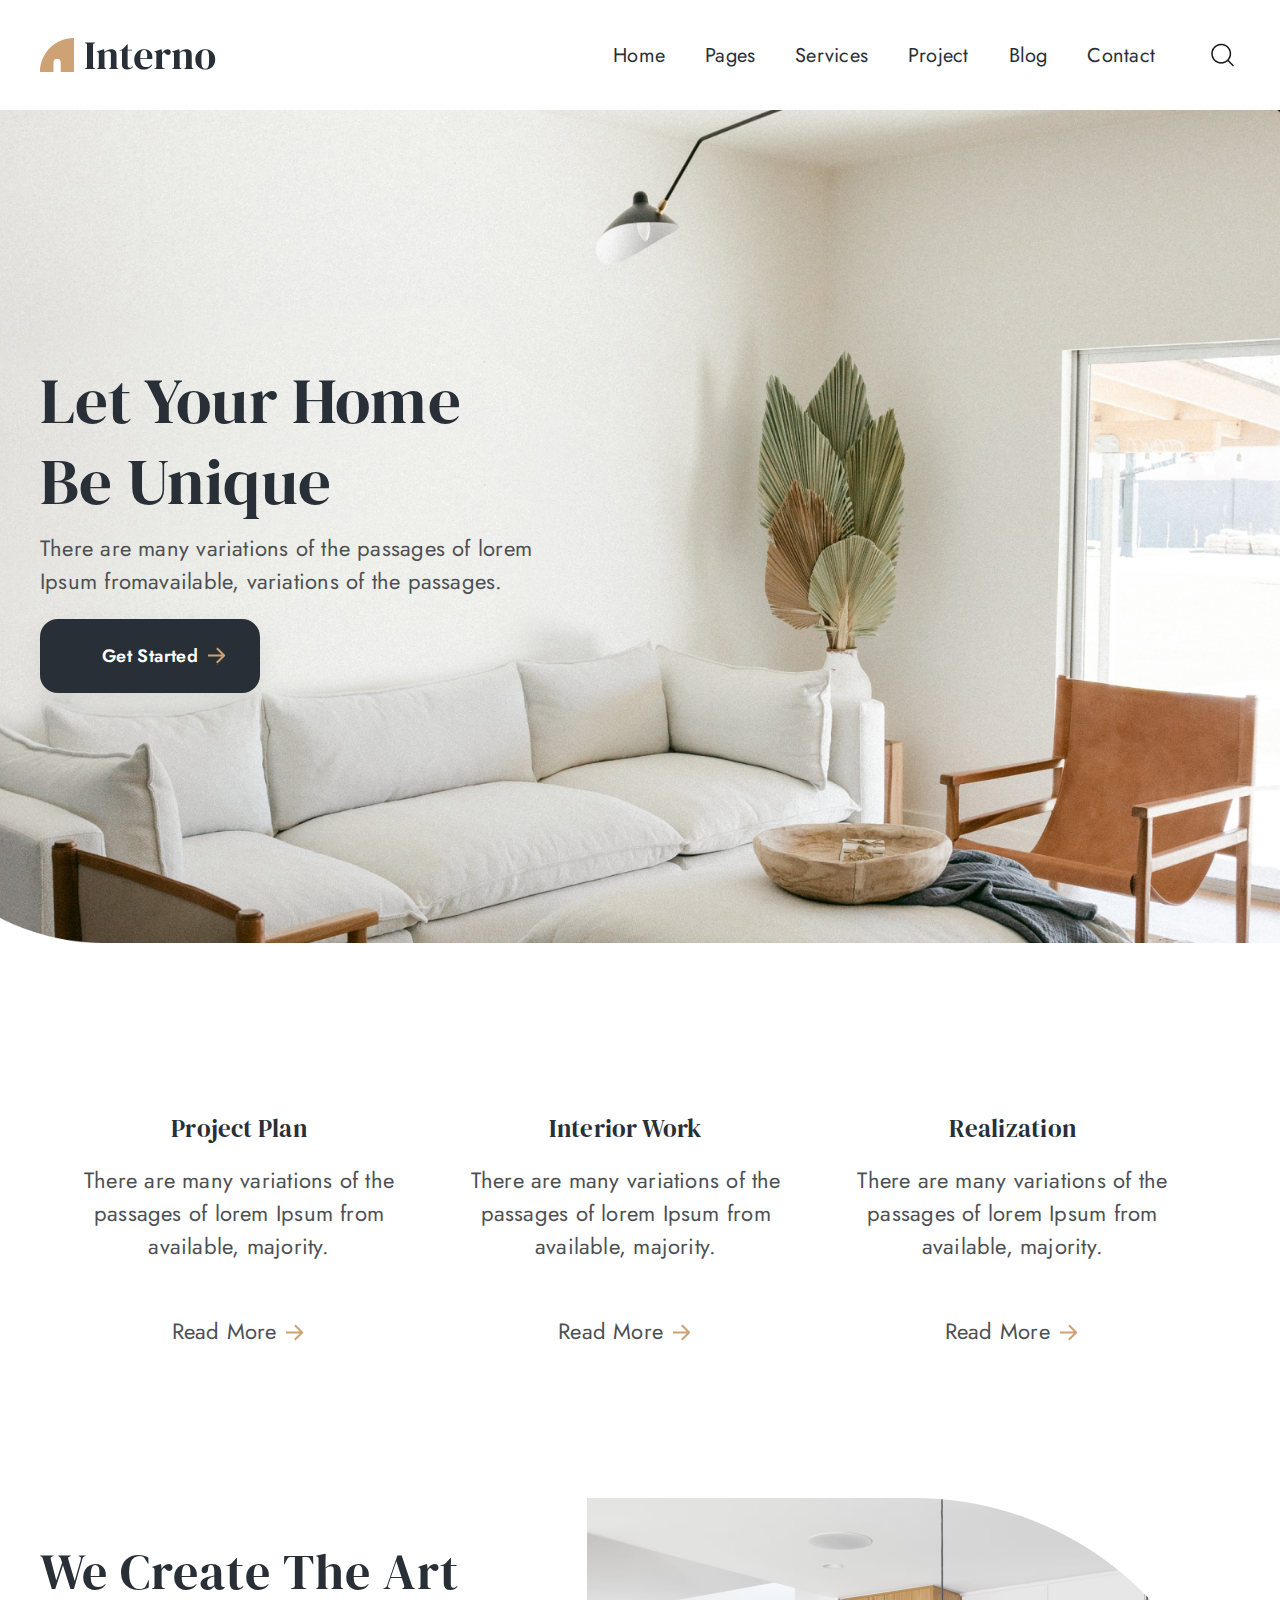
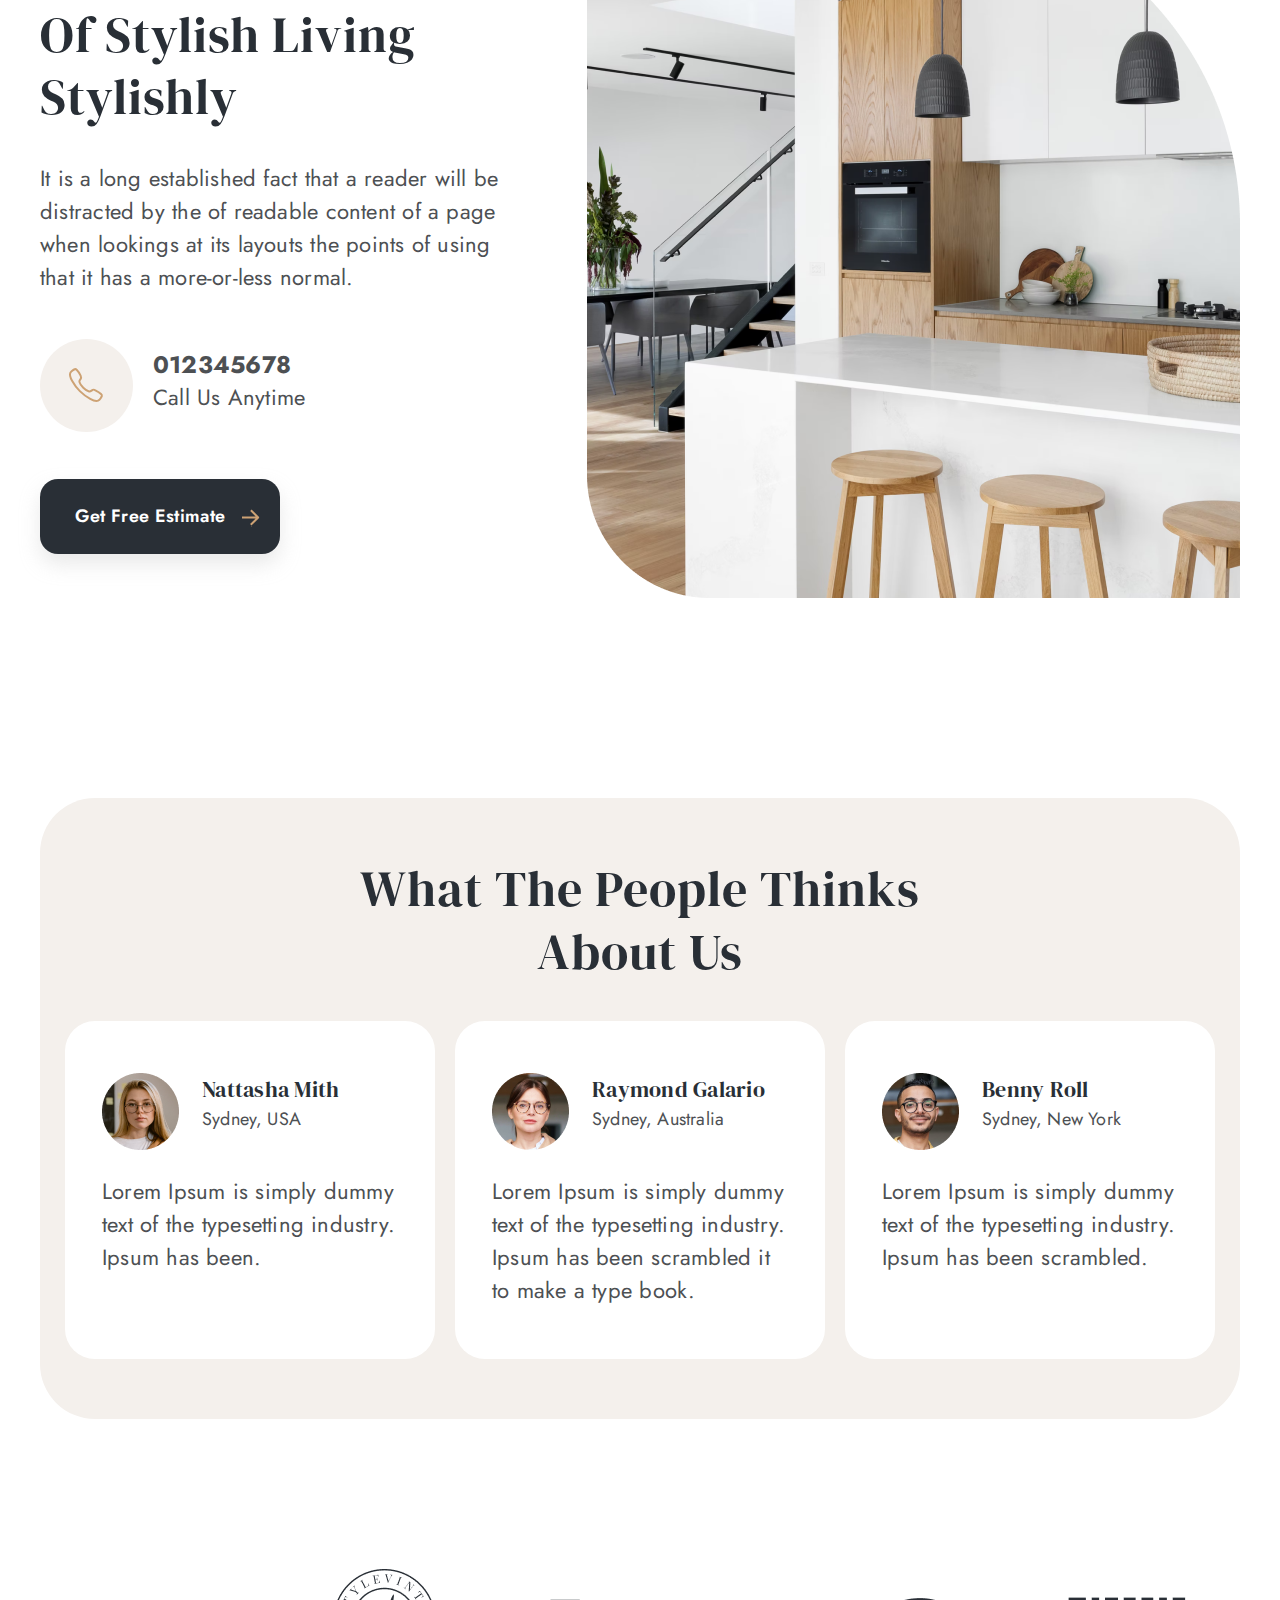
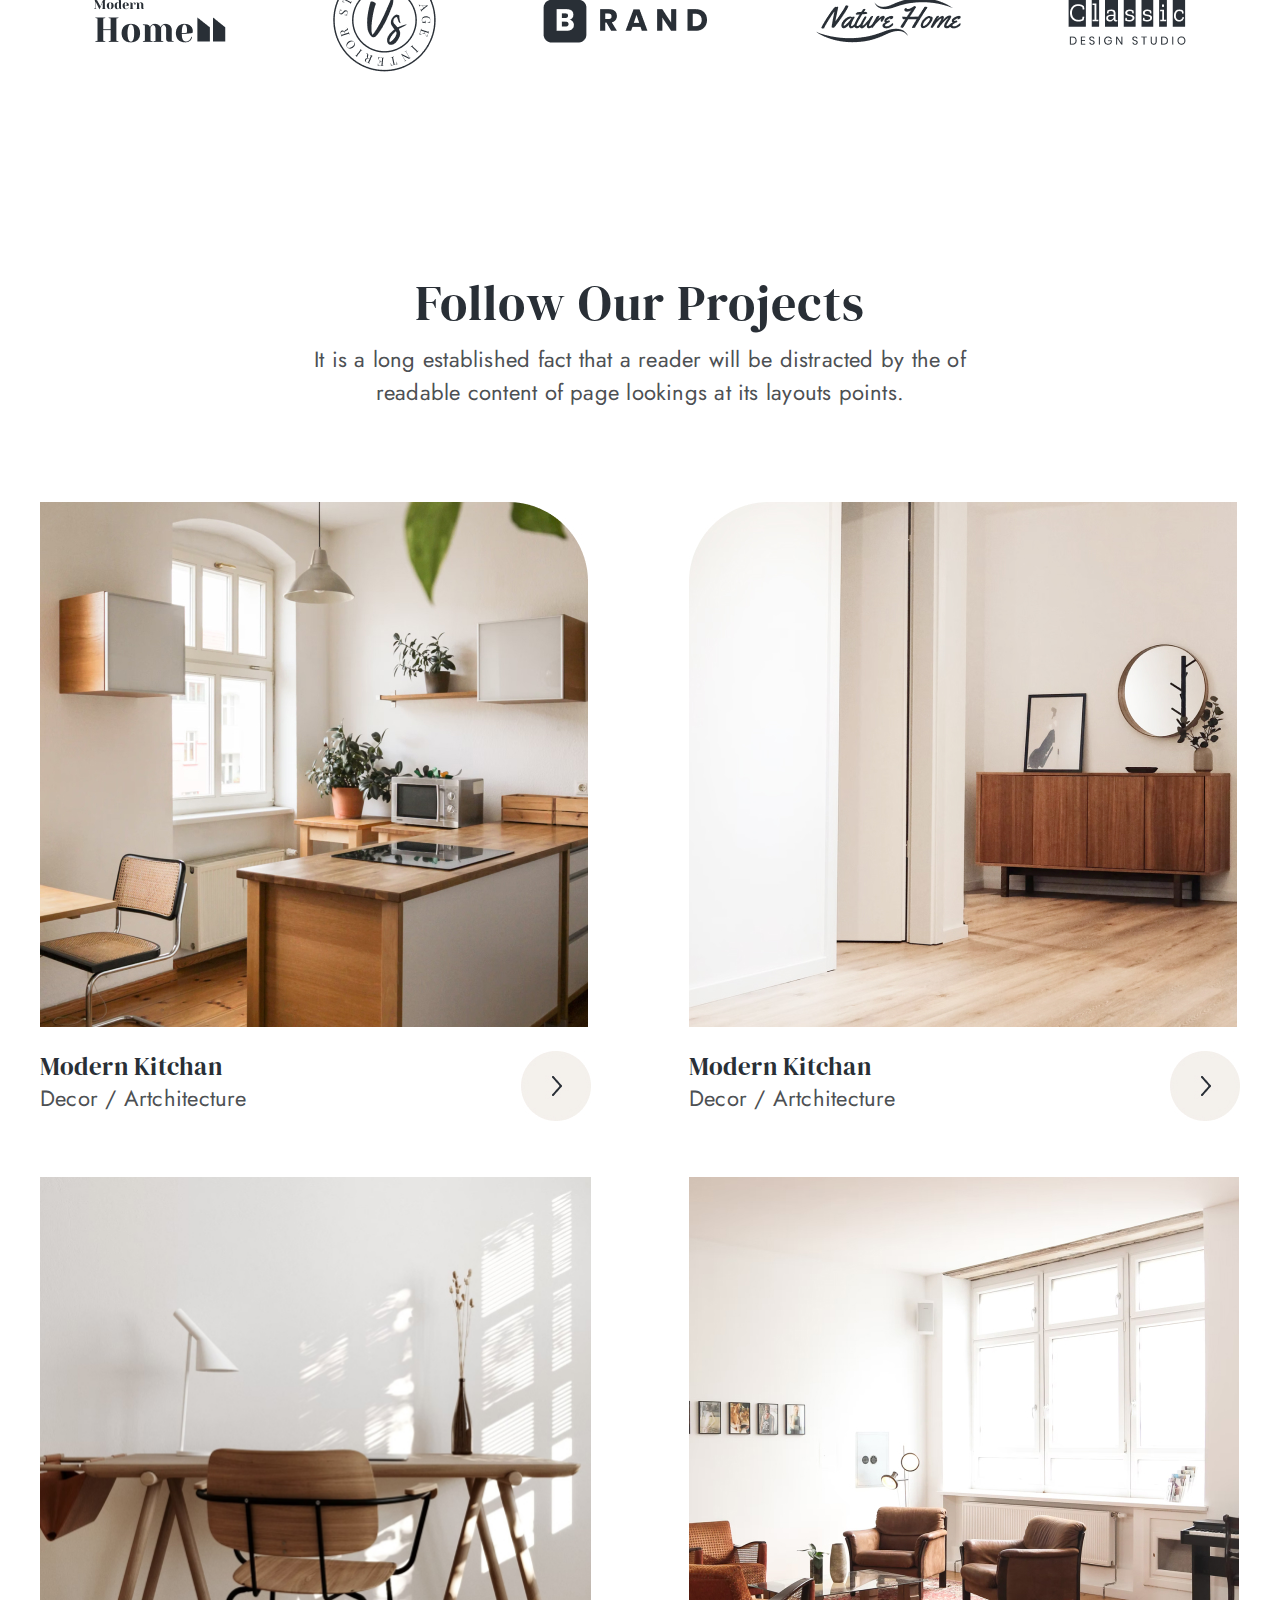
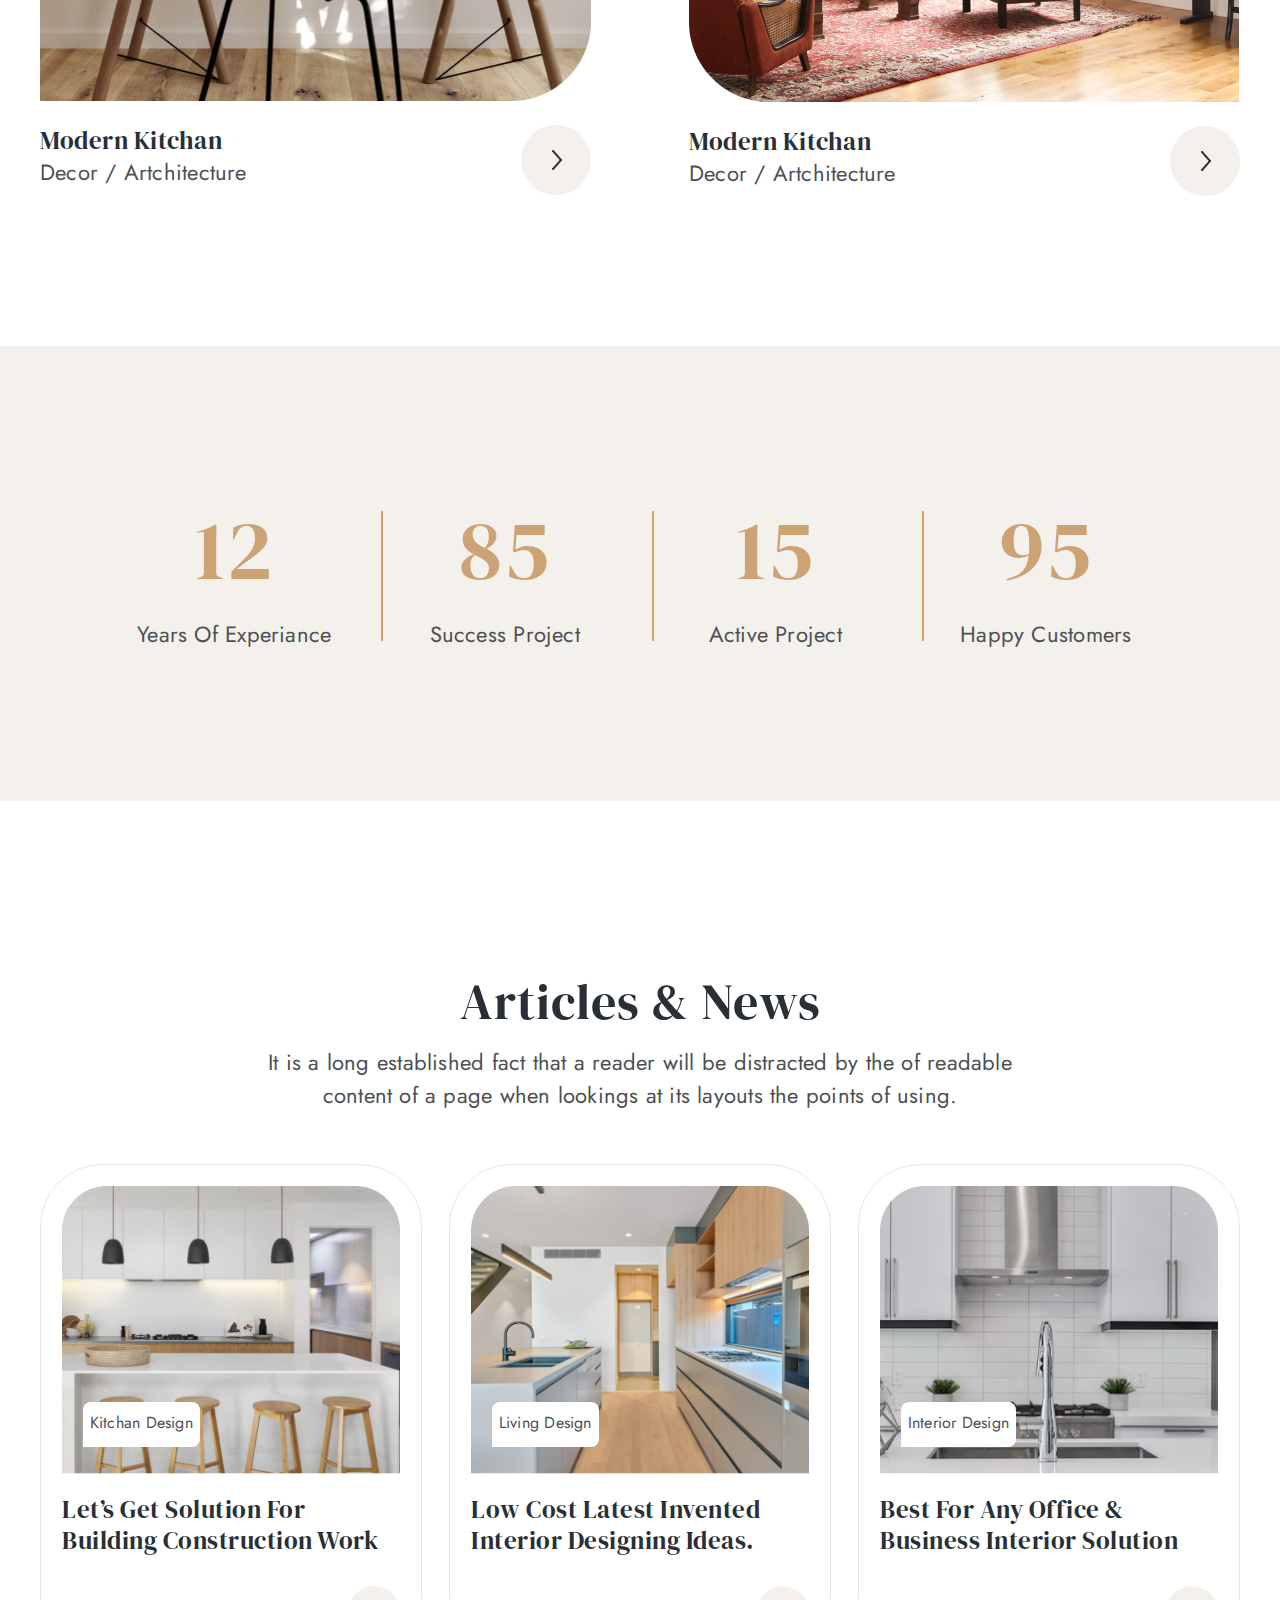
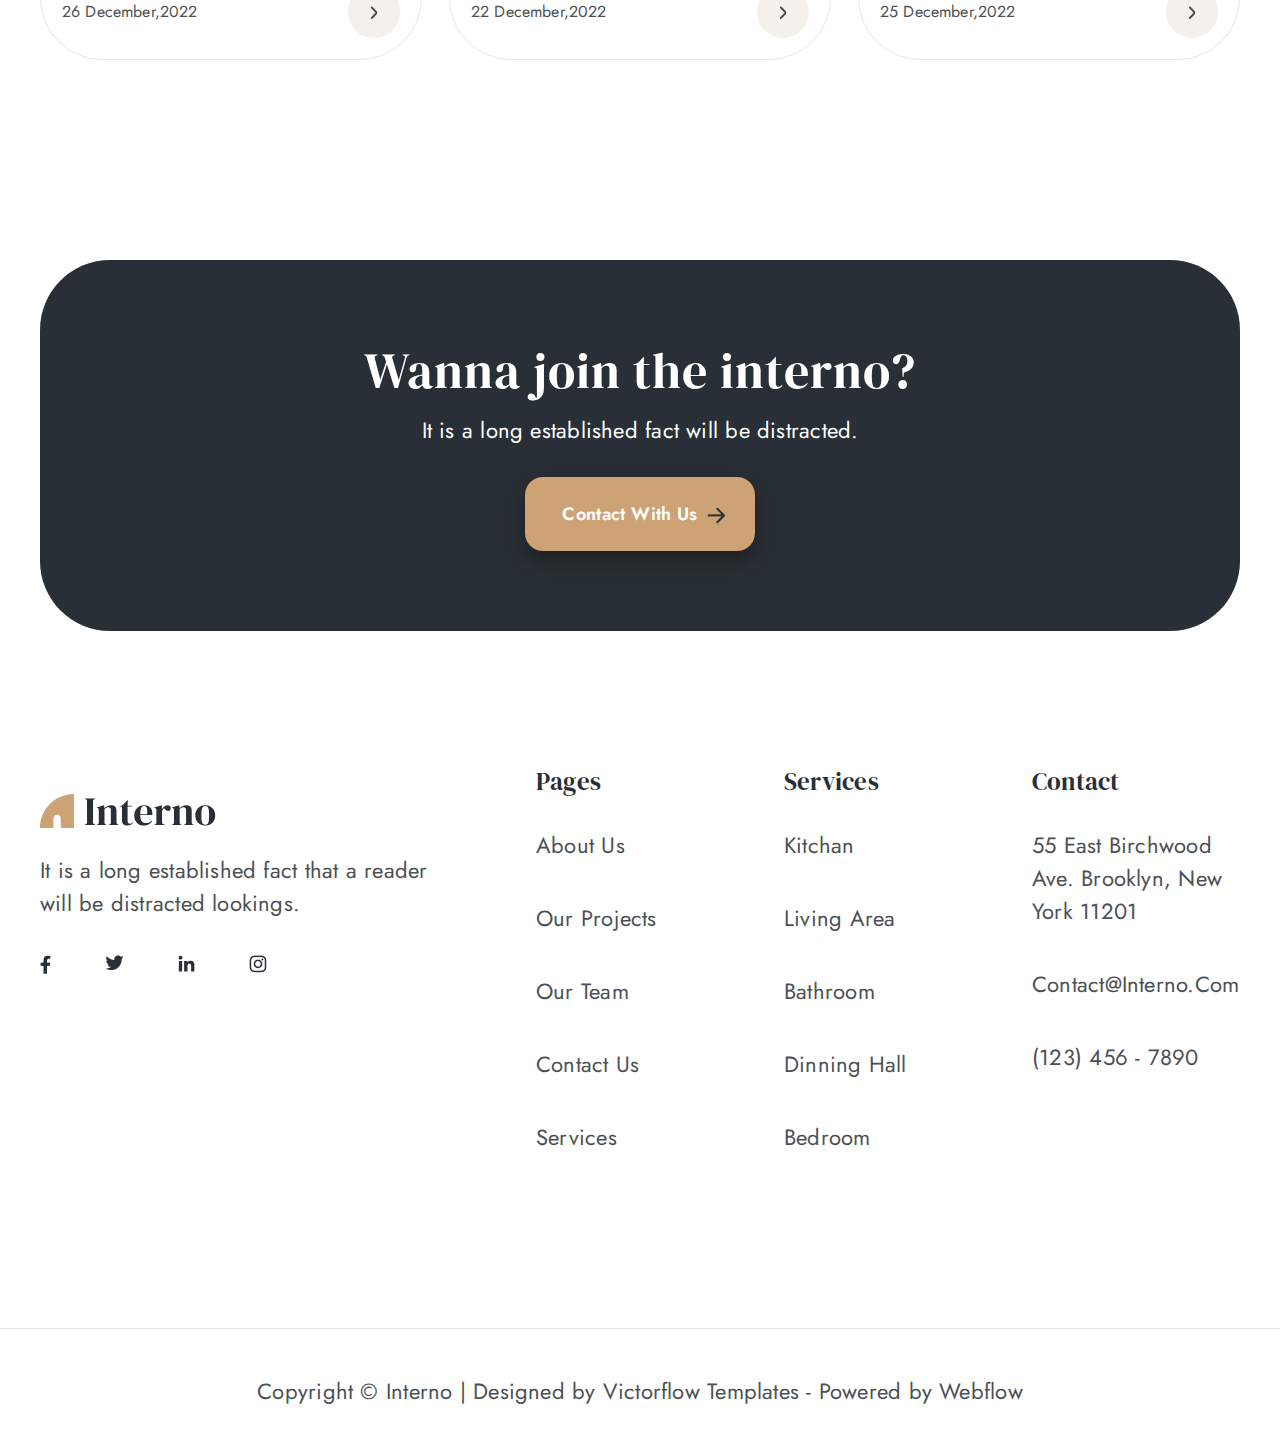
<file: Interno website layout/index.html>
<!DOCTYPE html>
<html lang="en">
  <head>
    <meta charset="UTF-8" />
    <meta name="viewport" content="width=device-width, initial-scale=1.0" />
    <title>Interno</title>
    <link rel="stylesheet" href="css/reset.css" />
    <link rel="stylesheet" href="css/normalize.css" />
    <link rel="stylesheet" href="css/main.css" />
  </head>

  <body>
    <header class="header">
      <div class="container">
        <div class="header__inner ">
          <!-- need to do display flex -->

          <div class="logo">
            <img src="img/logo/Logo.svg" alt="logo" />
          </div>

          <button class="burger-btn">
            <span></span>
          </button>

          <nav class="menu">
            <ul class="menu__list">
              <li class="menu__list__item">
                <a href="#" class="menu__list__link">Home</a>
              </li>
              <li class="menu__list__item">
                <a href="#" class="menu__list__link">Pages</a>
              </li>
              <li class="menu__list__item">
                <a href="#" class="menu__list__link">Services</a>
              </li>
              <li class="menu__list__item">
                <a href="#" class="menu__list__link">Project</a>
              </li>
              <li class="menu__list__item">
                <a href="#" class="menu__list__link">Blog</a>
              </li>
              <li class="menu__list__item">
                <a href="#" class="menu__list__link">Contact</a>
              </li>
            </ul>
          </nav>

          <button class="search-btn">
            <img src="img/header/search-btn.png" alt="search-btn" />
          </button>
        </div>
        <!-- header__inner end -->
      </div>
      <!-- container end -->
    </header>

    <section class="hero">
      <div class="container">
        <div class="hero__inner">
          <h1 class="hero__title">
            Let Your Home <br />
            Be Unique
          </h1>
          <p class="hero__text">
            There are many variations of the passages of lorem Ipsum
            fromavailable, variations of the passages.
          </p>
          <a class="btn" href="#"> Get Started</a>
        </div>
        <!-- hero__inner  -->
      </div>
      <!-- container end -->
    </section>

    <main class="main">
      <section class="services">
        <div class="services__container">
          <div class="services__grid">
            <div class="services__box">
              <h4 class="services__box__title">Project Plan</h4>
              <p class="services__box__text">
                There are many variations of the passages of lorem Ipsum from
                available, majority.
              </p>
              <a class="services__box__link" href="#">Read More</a>
            </div>
            <!-- services__box end -->

            <div class="services__box">
              <h4 class="services__box__title">Interior Work</h4>
              <p class="services__box__text">
                There are many variations of the passages of lorem Ipsum from
                available, majority.
              </p>
              <a class="services__box__link" href="#">Read More</a>
            </div>
            <!-- services__box end -->

            <div class="services__box">
              <h4 class="services__box__title">Realization</h4>
              <p class="services__box__text">
                There are many variations of the passages of lorem Ipsum from
                available, majority.
              </p>
              <a class="services__box__link" href="#">Read More</a>
            </div>
            <!-- services__box end -->
          </div>
          <!-- services__grid -->
        </div>
        <!-- services__container -->
      </section>

      <section class="also-services">
        <div class="container">
          <div class="also-services__inner">
            <!-- need to do display flex -->
            <div class="also-services__first">
              <h3 class="title also-services__title">
                We Create The Art Of Stylish Living Stylishly
              </h3>
              <p class="also-services__text">
                It is a long established fact that a reader will be distracted
                by the of readable content of a page when lookings at its
                layouts the points of using that it has a more-or-less normal.
              </p>

              <div class="call-us">
                <!-- need for do display flex -->
                <img
                  class="call-us__img-phone__img-phone"
                  src="img/also-services/Call-Icon.svg"
                  alt="img-phone"
                />
                <div class="call-us__text">
                  <p class="call-us__number">012345678</p>
                  <p class="call-us__text__text">Call Us Anytime</p>
                </div>
              </div>

              <a class="also-services__btn" href="#">Get Free Estimate</a>
            </div>
            <!-- also-services__first end -->

            <div class="also-services__second">
              <img
                class="also-services__second__img"
                src="img/also-services/img.png"
                alt="also-services__second-img"
              />
            </div>
          </div>
          <!-- also-services__inner end -->
        </div>
        <!-- container end -->
      </section>
      <!-- also-services end -->

      <section class="reviews">
        <div class="reviews__container">
          <p class="title reviews__title">What the People Thinks About Us</p>

          <div class="reviews__inner">
            <!-- need to do display flex -->

            <div class="reviews__box reviews__box__none">
              <div class="reviews__box__inner">
                <!-- need to do df -->
                <div class="first">
                  <img
                    class="reviews__box__img-user"
                    src="img/reviews/first-user-img.png"
                    alt="first-user-img"
                  />
                </div>
                <div class="second">
                  <p class="reviews__box__username">Nattasha Mith</p>
                  <p class="reviews__box__user-from">Sydney, USA</p>
                </div>
              </div>
              <!-- reviews__box__inner end -->
              <p class="reviews__box__user-comment">
                Lorem Ipsum is simply dummy text of the typesetting industry.
                Ipsum has been.
              </p>
            </div>
            <!-- reviews__box end -->

            <div class="reviews__box">
              <div class="reviews__box__inner">
                <!-- need to do df -->
                <div class="first">
                  <img
                    class="reviews__box__img-user"
                    src="img/reviews/second-user-img.png"
                    alt="first-user-img"
                  />
                </div>
                <div class="second">
                  <p class="reviews__box__username">Raymond Galario</p>
                  <p class="reviews__box__user-from">Sydney, Australia</p>
                </div>
              </div>
              <!-- reviews__box__inner end -->
              <p class="reviews__box__user-comment">
                Lorem Ipsum is simply dummy text of the typesetting industry.
                Ipsum has been scrambled it to make a type book.
              </p>
            </div>
            <!-- reviews__box end -->

            <div class="reviews__box">
              <div class="reviews__box__inner">
                <!-- need to do df -->
                <div class="first">
                  <img
                    class="reviews__box__img-user"
                    src="img/reviews/third-user-img.png"
                    alt="first-user-img"
                  />
                </div>
                <div class="second">
                  <p class="reviews__box__username">Benny Roll</p>
                  <p class="reviews__box__user-from">Sydney, New York</p>
                </div>
              </div>
              <!-- reviews__box__inner end -->
              <p class="reviews__box__user-comment">
                Lorem Ipsum is simply dummy text of the typesetting industry.
                Ipsum has been scrambled.
              </p>
            </div>
            <!-- reviews__box end -->
          </div>
          <!--  reviews__inner end -->
        </div>
        <!-- container end -->
      </section>
      <!-- reviews end -->

      <section class="client-logo">
        <div class="container">
          <div class="client-logo__inner">
            <!-- display flex -->
            <div>
              <img src="img/client-logo/01.png" alt="client-logo-1" />
            </div>
            <div>
              <img src="img/client-logo/02.png" alt="client-logo-2" />
            </div>
            <div>
              <img src="img/client-logo/03.png" alt="client-logo-3" />
            </div>
            <div>
              <img src="img/client-logo/04.png" alt="client-logo-4" />
            </div>
            <div>
              <img src="img/client-logo/05.png" alt="client-logo-5" />
            </div>
          </div>
        </div>
        <!-- container end -->
      </section>
      <!-- client-logo end -->

      <section class="projects">
        <div class="container">
          <h3 class="title projects__title">Follow Our Projects</h3>
          <p class="projects__text">
            It is a long established fact that a reader will be distracted by
            the of readable content of page lookings at its layouts points.
          </p>

          <div class="projects__box">
            <div class="projects__item">
              <img
                class="projects__item__img"
                src="img/projects/first-img.jpg"
                alt="first-img"
              />

              <div class="projects__item__inner">
                <div class="first">
                  <p class="projects__item__title-img">Modern Kitchan</p>
                  <p class="projects__item__genres">Decor / Artchitecture</p>
                </div>

                <div class="second">
                  <a href="#">
                    <img
                      class="projects__item__arrow"
                      src="img/projects/arrow.jpg"
                      alt="arrow"
                    />
                  </a>
                </div>
              </div>
              <!-- projects__item__inner end -->
            </div>
            <!-- projects__item end -->

            <div class="projects__item">
              <img
                class="projects__item__img"
                src="img/projects/second-img.jpg"
                alt="first-img"
              />

              <div class="projects__item__inner">
                <div class="first">
                  <p class="projects__item__title-img">Modern Kitchan</p>
                  <p class="projects__item__genres">Decor / Artchitecture</p>
                </div>

                <div class="second">
                  <a href="#">
                    <img
                      class="projects__item__arrow"
                      src="img/projects/arrow.jpg"
                      alt="arrow"
                    />
                  </a>
                </div>
              </div>
              <!-- projects__item__inner end -->
            </div>
            <!-- projects__item end -->

            <div class="projects__item">
              <img
                class="projects__item__img"
                src="img/projects/third-img.jpg"
                alt="first-img"
              />

              <div class="projects__item__inner">
                <div class="first">
                  <p class="projects__item__title-img">Modern Kitchan</p>
                  <p class="projects__item__genres">Decor / Artchitecture</p>
                </div>

                <div class="second">
                  <a href="#">
                    <img
                      class="projects__item__arrow"
                      src="img/projects/arrow.jpg"
                      alt="arrow"
                    />
                  </a>
                </div>
              </div>
              <!-- projects__item__inner end -->
            </div>
            <!-- projects__item end -->

            <div class="projects__item">
              <img
                class="projects__item__img"
                src="img/projects/fourth-img.jpg"
                alt="first-img"
              />

              <div class="projects__item__inner">
                <div class="first">
                  <p class="projects__item__title-img">Modern Kitchan</p>
                  <p class="projects__item__genres">Decor / Artchitecture</p>
                </div>

                <div class="second">
                  <a href="">
                    <img
                      class="projects__item__arrow"
                      src="img/projects/arrow.jpg"
                      alt="arrow"
                    />
                  </a>
                </div>
              </div>
              <!-- projects__item__inner end -->
            </div>
            <!-- projects__item end -->
          </div>
          <!-- project__box end -->
        </div>
        <!-- container end -->
      </section>
      <!-- projects end -->

      <section class="achievements">
        <div class="achievements__container">
          <div class="achievements__box">
            <!-- need to do display flex -->

            <div class="achievements__item">
              <p class="achievements__number">12</p>
              <p class="achievements__text">Years Of Experiance</p>
            </div>

            <div class="achievements__item">
              <p class="achievements__number">85</p>
              <p class="achievements__text">Success Project</p>
            </div>

            <div class="achievements__item">
              <p class="achievements__number">15</p>
              <p class="achievements__text">Active Project</p>
            </div>

            <div class="achievements__item">
              <p class="achievements__number">95</p>
              <p class="achievements__text">Happy Customers</p>
            </div>
          </div>
          <!-- achievements__box end -->
        </div>
        <!-- container end -->
      </section>
      <!-- achievements end -->

      <section class="news">
        <div class="container">
          <h3 class="title news__title">Articles & News</h3>
          <p class="news__text">
            It is a long established fact that a reader will be distracted by
            the of readable content of a page when lookings at its layouts the
            points of using.
          </p>

          <div class="news__inner">
            <div class="news__box">
              <img
                class="news__box__img"
                src="img/news/first-img.png"
                alt="first-img"
              />

              <div class="news__box__rectangle">
                <p class="news__box__rectangle__text">Kitchan Design</p>
              </div>

              <p class="news__box__title">
                Let’s Get Solution For Building Construction Work
              </p>

              <div class="news__box__item">
                <p class="news__box__item__date">26 December,2022</p>
                <div class="news__box__item__arrow-bg">
                  <a href="#">
                    <img
                      class="news__box__item__arrow"
                      src="img/news/arrow.png"
                      alt="arrow"
                    />
                  </a>
                </div>
              </div>
              <!-- news__box__item end -->
            </div>
            <!-- news__box end -->

            <div class="news__box">
              <img
                class="news__box__img"
                src="img/news/second-img.png"
                alt="first-img"
              />

              <div class="news__box__rectangle">
                <p class="news__box__rectangle__text">Living Design</p>
              </div>

              <p class="news__box__title">
                Low Cost Latest Invented Interior Designing Ideas.
              </p>

              <div class="news__box__item">
                <p class="news__box__item__date">22 December,2022</p>
                <div class="news__box__item__arrow-bg">
                  <a href="#">
                    <img
                      class="news__box__item__arrow"
                      src="img/news/arrow.png"
                      alt="arrow"
                    />
                  </a>
                </div>
              </div>
              <!-- news__box__item end -->
            </div>
            <!-- news__box end -->
            <div class="news__box">
              <img
                class="news__box__img"
                src="img/news/third-img.png"
                alt="first-img"
              />

              <div class="news__box__rectangle">
                <p class="news__box__rectangle__text">Interior Design</p>
              </div>

              <p class="news__box__title">
                Best For Any Office & Business Interior Solution
              </p>

              <div class="news__box__item">
                <p class="news__box__item__date">25 December,2022</p>
                <div class="news__box__item__arrow-bg">
                  <a href="#">
                    <img
                      class="news__box__item__arrow"
                      src="img/news/arrow.png"
                      alt="arrow"
                    />
                  </a>
                </div>
              </div>
              <!-- news__box__item end -->
            </div>
            <!-- news__box end -->
          </div>
        </div>
        <!-- container end -->
      </section>
      <!-- news end -->

      <section class="contact">
        <div class="container">
          <div class="contact__inner">
            <h3 class="title contact__title">Wanna join the interno?</h3>
            <p class="contact__text">
              It is a long established fact will be distracted.
            </p>
            <a class="contact__btn" href="#">Contact With Us</a>
          </div>
          <!-- contact__inner end -->
        </div>
        <!--  container end -->
      </section>
      <!-- contact end -->
    </main>

    <footer class="footer">
      <div class="container">
        <div class="footer__top">
          <div class="footer__top__inner">
            <!-- need to do display flex -->
            <div class="footer__top__inner__first-item">
              <img class="logo" src="img/logo/Logo.svg" alt="logo" />
              <p class="footer__text">
                It is a long established fact that a reader will be distracted
                lookings.
              </p>
              <ul class="footer__list">
                <li class="footer__item">
                  <a href="#">
                    <img src="img/footer/facebook.png" alt="social-link" />
                  </a>
                </li>
                <li class="footer__item">
                  <a href="">
                    <img src="img/footer/twitter.png" alt="social-link" />
                  </a>
                </li>
                <li class="footer__item">
                  <a href="">
                    <img src="img/footer/linkedin.png" alt="social-link" />
                  </a>
                </li>
                <li class="footer__item">
                  <a href="#">
                    <img src="img/footer/insta.png" alt="social-link" />
                  </a>
                </li>
              </ul>
            </div>
            <!-- footer__inner__first-item end -->

            <div class="footer__inner__second-item">
              <ul class="footer__inner__list">
                <li class="footer__inner__item">
                  <b>Pages</b>
                </li>
                <li class="footer__inner__item">
                  <a href="#">About Us</a>
                </li>
                <li class="footer__inner__item">
                  <a href="#">Our Projects</a>
                </li>
                <li class="footer__inner__item">
                  <a href="#">Our Team</a>
                </li>
                <li class="footer__inner__item">
                  <a href="#">Contact Us</a>
                </li>
                <li class="footer__inner__item">
                  <a href="#">Services</a>
                </li>
              </ul>
            </div>

            <!-- footer__inner__second-item end -->

            <div class="footer__inner__third-item">
              <ul class="footer__inner__list">
                <li class="footer__inner__item">
                  <b>Services</b>
                </li>
                <li class="footer__inner__item">
                  <a href="">Kitchan</a>
                </li>
                <li class="footer__inner__item">
                  <a href="">Living Area</a>
                </li>
                <li class="footer__inner__item">
                  <a href="">Bathroom</a>
                </li>
                <li class="footer__inner__item">
                  <a href="">Dinning Hall</a>
                </li>
                <li class="footer__inner__item">
                  <a href="">Bedroom</a>
                </li>
              </ul>
            </div>
            <!-- footer__inner__third-item end -->

            <div class="footer__inner__fourth-item">
              <ul class="footer__inner__list">
                <li class="footer__inner__item">
                  <b>Contact</b>
                </li>
                <li class="footer__inner__item">
                  <p class="footer__inner__text">
                    55 East Birchwood Ave. Brooklyn, New York 11201
                  </p>
                </li>
                <li class="footer__inner__item">contact@interno.com</li>
                <li class="footer__inner__item">(123) 456 - 7890</li>
              </ul>
            </div>
            <!-- footer__inner__fourth-item end -->
          </div>
          <!-- footer__top__inner end -->
        </div>
        <!-- footer__top end -->
      </div>
      <!--  container end -->

      <div class="footer__bottom">
        <div class="container">
          <p class="footer__bottom__text">
            Copyright © Interno | Designed by Victorflow Templates - Powered by
            Webflow
          </p>
        </div>
      </div>
      <!-- footer__bottom end -->
    </footer>
    <script src="js/main.js"></script>
  </body>
</html>
</file>
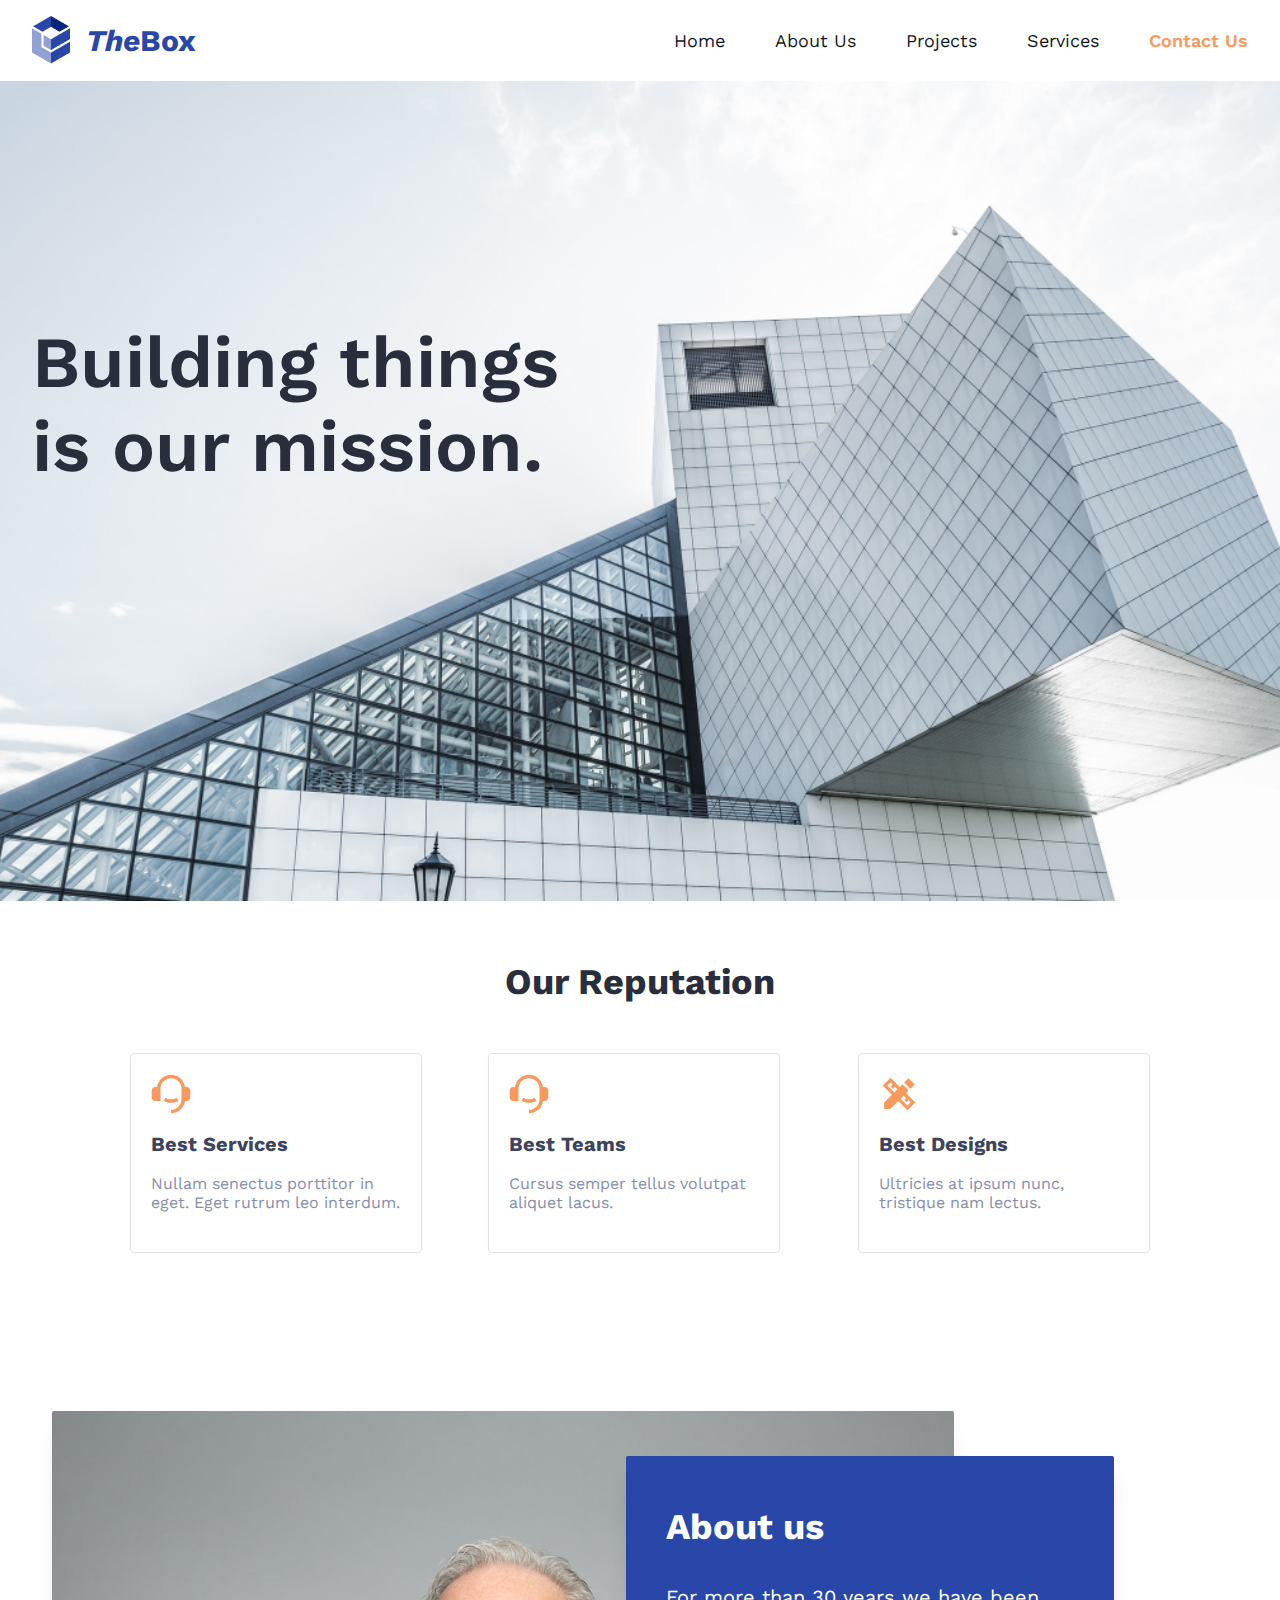
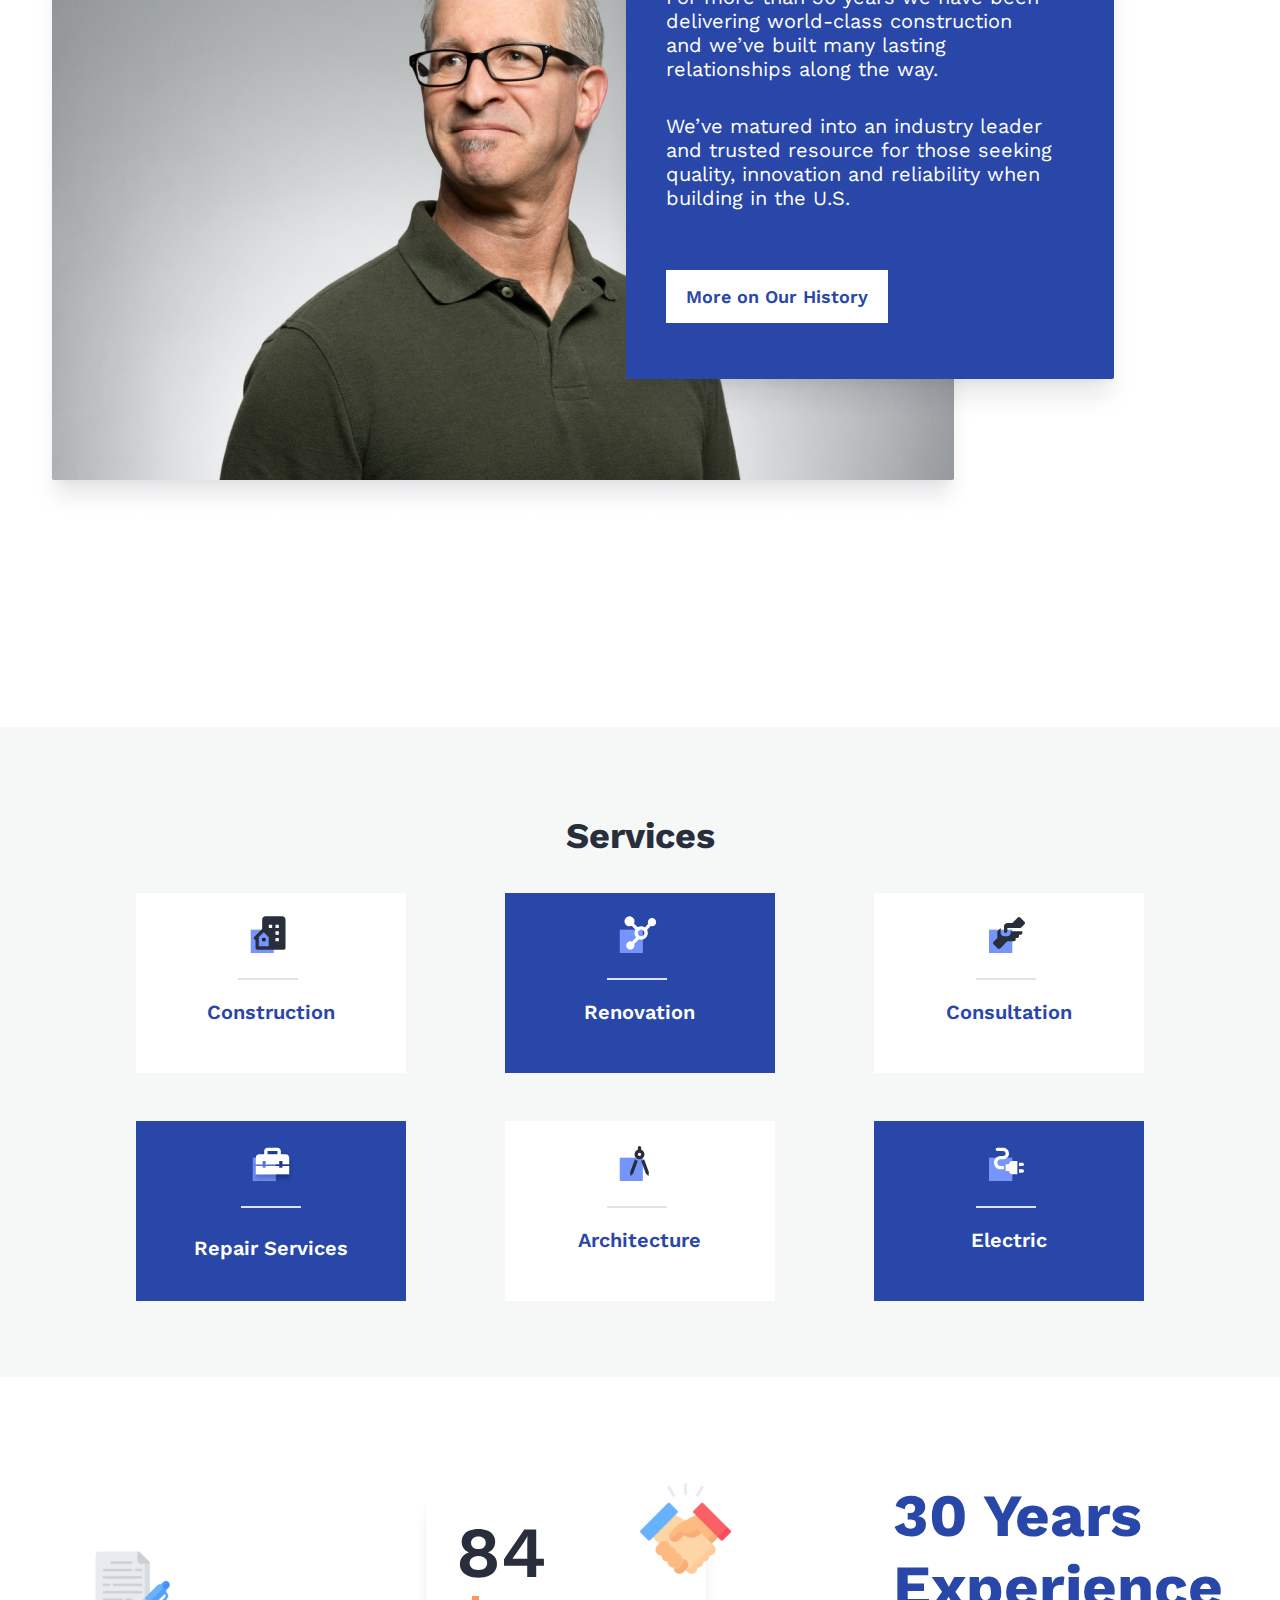
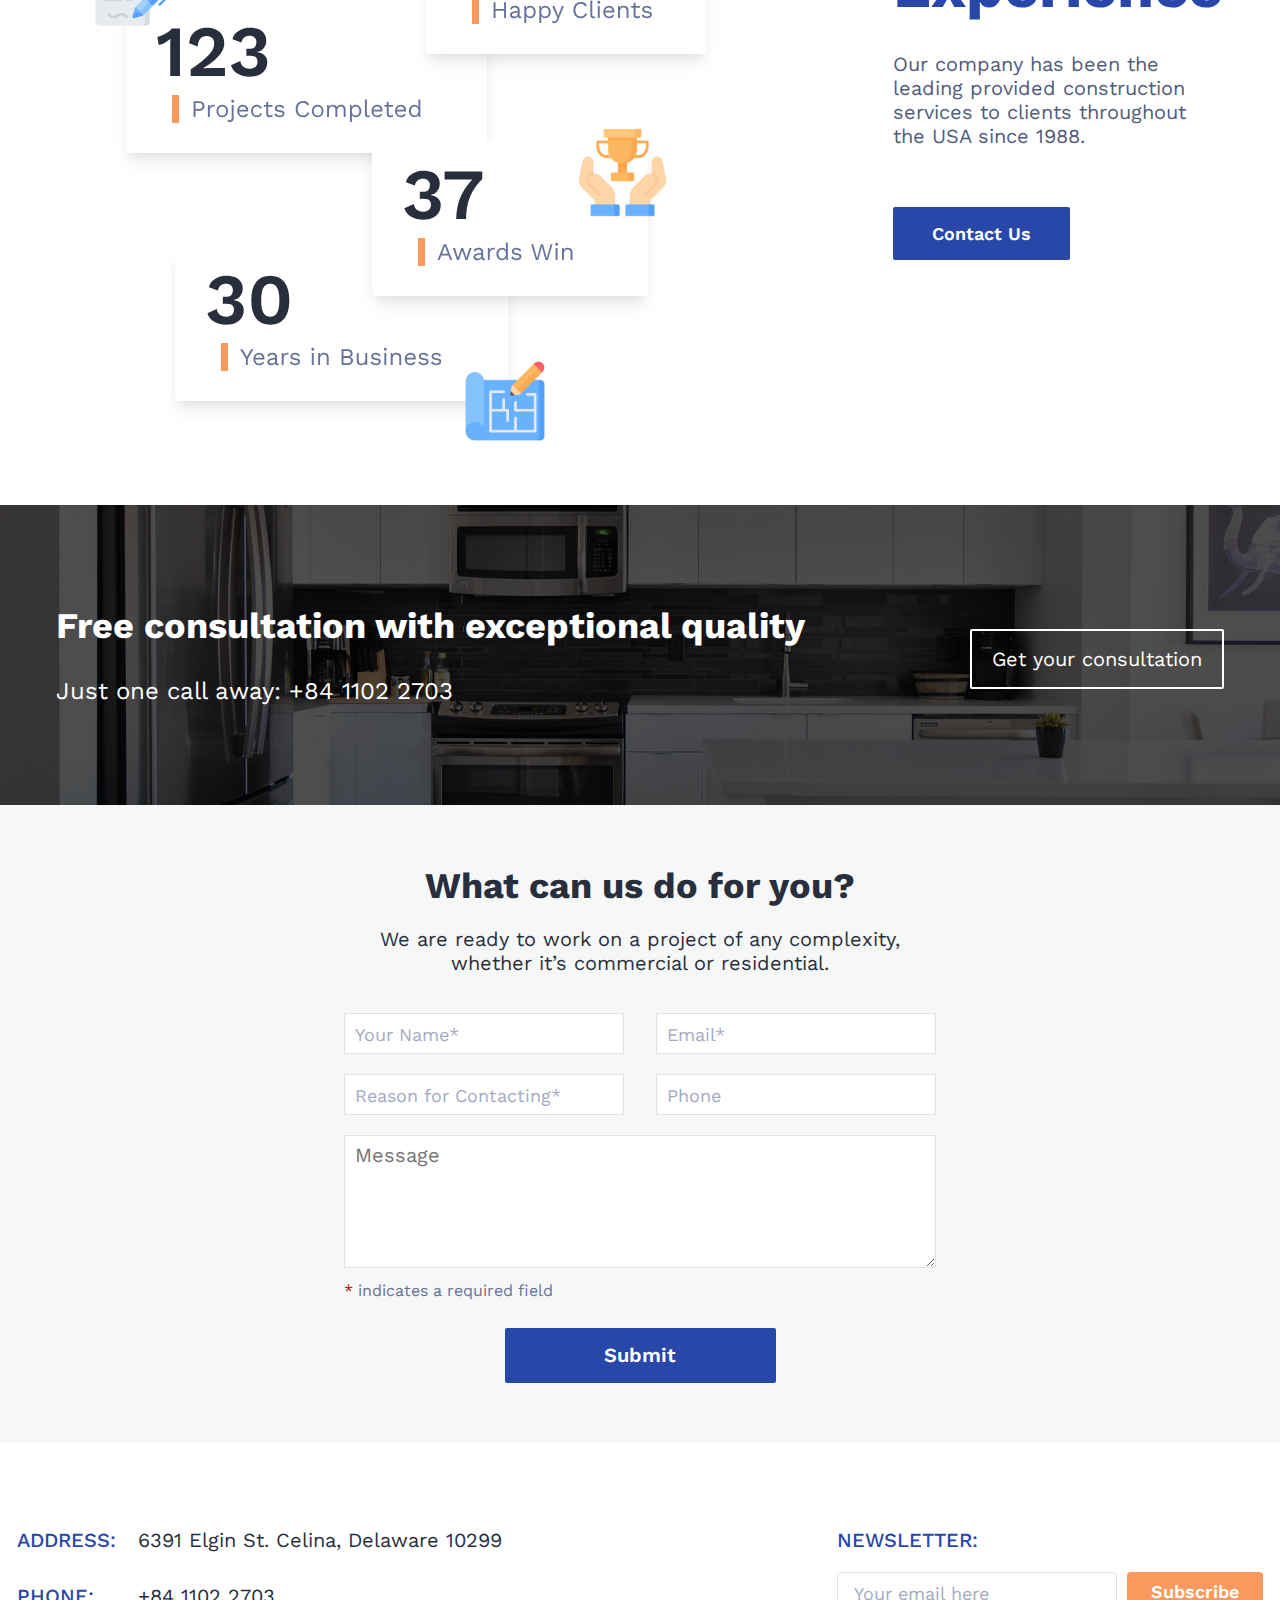
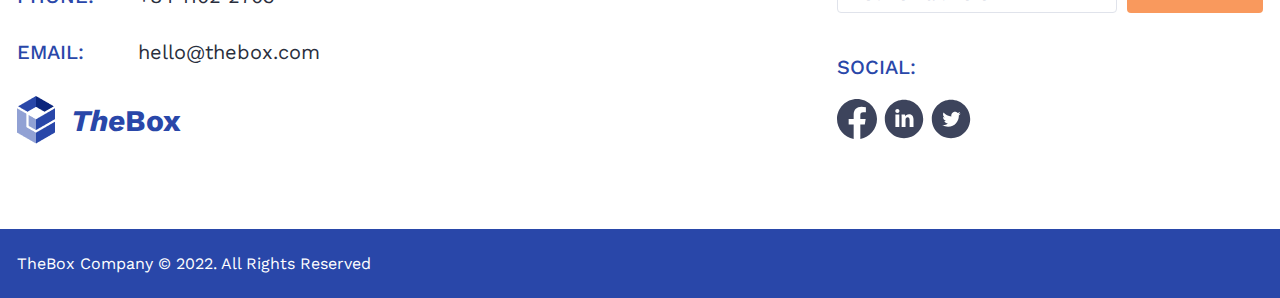
<file: TheBox-layout/index.html>
<!DOCTYPE html>
<html lang="en">

<head>
  <meta charset="UTF-8" />
  <meta name="viewport" content="width=device-width, initial-scale=1.0" />
  <title>TheBox</title>
  <link rel="stylesheet" href="css/normalize.css" />
  <link rel="stylesheet" href="css/main.css" />
</head>

<body>
  <header class="header">
    <div class="container header__inner">
      <!-- container 1216px -->

      <div class="logo">
        <a class="logo__link" href="#">
          <img class="logo__img" src="img/header/logo.png" alt="" />
          <span class="logo__text__italic">The</span>
          <span class="logo__text__normal">Box</span>
        </a>
      </div>

      <nav class="menu">
        <ul class="menu__list">
          <li class="menu__list__item">
            <a href="#" class="menu__list__item__link">Home</a>
          </li>
          <li class="menu__list__item">
            <a href="#" class="menu__list__item__link">About Us</a>
          </li>
          <li class="menu__list__item">
            <a href="#" class="menu__list__item__link">Projects</a>
          </li>
          <li class="menu__list__item">
            <a href="#" class="menu__list__item__link">Services</a>
          </li>
          <li class="menu__list__item">
            <a href="#" class="menu__list__item__link menu__list__item__link__brown">Contact Us</a>
          </li>
        </ul>
      </nav>
    </div>
    <!-- container and header__inner end -->

    <section class="top">
      <div class="container">
        <h1 class="top__title">Building things is our mission.</h1>
      </div>
    </section>
  </header>

  <main class="main">
    <section class="reputation">
      <div class="reputation__container">
        <h2 class="reputation__title">Our Reputation</h2>

        <div class="reputation__box">
          <div class="reputation__item">
            <img class="reputation__img reputation__item__thirst" src="img/our-reputation/first__img.svg"
              alt="first__img" />
            <p class="title">Best Services</p>
            <p class="description">
              Nullam senectus porttitor in eget. Eget rutrum leo interdum.
            </p>
          </div>

          <div class="reputation__item reputation__item__second">
            <img class="reputation__img" src="img/our-reputation/first__img.svg" alt="first__img" />
            <p class="title">Best Teams</p>
            <p class="description">
              Cursus semper tellus volutpat aliquet lacus.
            </p>
          </div>

          <div class="reputation__item reputation__item__three">
            <img class="reputation__img" src="img/our-reputation/thirst-icon.svg" alt="first__img" />
            <p class="title">Best Designs</p>
            <p class="description">
              Ultricies at ipsum nunc, tristique nam lectus.
            </p>
          </div>
        </div>
        <!--  reputation__box end -->
      </div>
      <!-- container end -->
    </section>
    <!-- reputation end -->

    <section class="about-us">
      <div class="container">
        <img src="img/about-us/abouts-us-img.png" alt="img" />

        <div class="about-us__box">
          <p class="about-us__title">About us</p>

          <p class="about-us__text">
            For more than 30 years we have been delivering world-class
            construction and we’ve built many lasting relationships along the
            way.
          </p>

          <p class="about-us__text about-us__text__second">
            We’ve matured into an industry leader and trusted resource for
            those seeking quality, innovation and reliability when building in
            the U.S.
          </p>

          <a class="about-us__link" href="#">More on Our History</a>
        </div>
      </div>
      <!-- container end -->
    </section>
    <!--  about-us end -->

    <section class="services">
      <div class="services__container">
        <!-- 1009px -->

        <h4 class="Services__title">Services</h4>

        <div class="services__inner">
          <div class="services__box">
            <div class="services__box__item">
              <div class="services__box__item__icon">
                <img src="img/services/one.svg" alt="first-icon" />
              </div>
              <p class="services__item__title">Construction</p>
            </div>
          </div>
          <!-- services__box end -->

          <div class="services__box">
            <div class="services__box__item">
              <div class="services__box__item__icon">
                <img src="img/services/two.svg" alt="second-icon" />
              </div>
              <p class="services__item__title">Renovation</p>
            </div>
          </div>
          <!-- services__box end -->

          <div class="services__box">
            <div class="services__box__item">
              <div class="services__box__item__icon">
                <img src="img/services/three.svg" alt="third-icon" />
              </div>
              <p class="services__item__title">Consultation</p>
            </div>
          </div>
          <!-- services__box end -->

          <div class="services__box">
            <div class="services__box__item">
              <div class="services__box__item__icon">
                <img src="img/services/for.svg" alt="fourth-icon" />
              </div>
              <p class="services__item__title">Repair Services</p>
            </div>
          </div>
          <!-- services__box end -->

          <div class="services__box">
            <div class="services__box__item">
              <div class="services__box__item__icon">
                <img src="img/services/five.svg" alt="fifth-icon" />
              </div>
              <p class="services__item__title">Architecture</p>
            </div>
          </div>
          <!-- services__box end -->

          <div class="services__box">
            <div class="services__box__item">
              <div class="services__box__item__icon">
                <img src="img/services/six.svg" alt="sixth-icon" />
              </div>
              <p class="services__item__title">Electric</p>
            </div>
          </div>
          <!-- services__box end -->
        </div>
        <!-- services__inner end -->
      </div>
      <!-- services__container end -->
    </section>
    <!-- services end -->

    <section class="experience">
      <div class="experience__container experience__inner">
        <div class="experience__img">
          <img src="img/experience/exp-img.svg" alt="img" />
        </div>

        <div>
          <h2 class="experience__title">30 Years Experience</h2>
          <p class="experience__text">
            Our company has been the leading provided construction services to
            clients throughout the USA since 1988.
          </p>
          <a class="btn" href="#">Contact Us</a>
        </div>
      </div>
      <!-- experience__container(1095px) end -->
    </section>
    <!-- experience end -->

    <section class="consultation">
      <div class="consultation__container consultation__inner">
        <!-- 1168px -->
        <div>
          <h3 class="consultation__title">
            Free consultation with exceptional quality
          </h3>
          <p class="consultation__text">
            Just one call away: <a href="tel:+8411022703">+84 1102 2703</a>
          </p>
        </div>

        <div>
          <a class="consultation__btn" href="#">Get your consultation </a>
        </div>
      </div>
      <!-- consultation__container consultation__inner end  -->
    </section>
    <!-- consultation end -->

    <section class="what-can-do">
      <div class="what-can-do__container">
        <h3 class="what-can-do__title">What can us do for you?</h3>
        <p class="what-can-do__subtitle">
          We are ready to work on a project of any complexity, whether it’s
          commercial or residential.
        </p>

        <div class="what-can-do__grid">
          <input class="what-can-do__input" type="text" placeholder="Your Name*" />
          <input class="what-can-do__input" type="text" placeholder="Email*" />
          <input class="what-can-do__input" type="text" placeholder="Reason for Contacting*" />
          <input class="what-can-do__input" type="text" placeholder="Phone" />
        </div>
        <!-- what-can-do__grid end -->

        <textarea class="what-can-do__textarea" name="" id="" cols="45" rows="5" placeholder="Message"></textarea>

        <p class="what-can-do__text">
          <span class="red-symbol">*</span> indicates a required field
        </p>

        <button type="submit" class="what-can-do__button">Submit</button>
      </div>
      <!-- what-can-do__container end -->
    </section>
    <!-- what-can-do end -->
  </main>

  <footer class="footer">
    <div class="footer__container"> <!-- 1216px-->

      <div class="footer__top">

        <div class="footer__top__grid">

          <div class="footer__top__first-column">

            <div class="footer__top__inner"> <!-- need to do display flex -->

              <div class="footer__top__contact">
                <span class="footer__top__span">Address:</span>
                <p class="footer__top__text footer__top__text__capitalize">
                  6391 Elgin St. Celina, Delaware 10299
                </p>
              </div>

              <div class="footer__top__contact">
                <span class="footer__top__span">Phone:</span>
                <p class="footer__top__text">+84 1102 2703</p>
              </div>

              <div class="footer__top__contact">
                <span class="footer__top__span">Email:</span>
                <p class="footer__top__text">hello@thebox.com</p>
              </div>

            </div>

            <div class="logo">
              <a class="logo__link" href="#">
                <img class="logo__img" src="img/header/logo.png" alt="" />
                <span class="logo__text__italic">The</span>
                <span class="logo__text__normal">Box</span>
              </a>
            </div>

          </div> <!-- footer__top__first-column end -->

          <div class="footer__top__second-column">

            <div class="footer__top__subscribe">
              <span class="footer__top__span footer__top__span__second-column">Newsletter:</span>
              <div class="footer__top__subscribe__inner"> <!-- need to do display flex -->
                <input class="footer__top__input" placeholder="Your email here" type="text" />
                <button class="footer__top__button" type="submit">
                  Subscribe
                </button>
              </div> <!-- footer__top__subscribe__inner end -->
            </div> <!-- footer__top__subscribe -->

            <div class="footer__social">

              <div>
                <span class="footer__top__span footer__top__span__second-column">Social:</span>
              </div>

              <div class="footer__social__links">

                <img class="footer__top__second-column__icon" src="./img/footer/footer-icons/first-icon.svg"
                  alt="icon-one">
                <img class="footer__top__second-column__icon" src="./img/footer/footer-icons/second-icon.svg"
                  alt="icon-two">
                <img class="footer__top__second-column__icon" src="./img/footer/footer-icons/third-icon.svg"
                  alt="icon-three">

              </div>

            </div> <!-- footer__social end -->

          </div> <!-- footer__top__second-column end -->

        </div>

      </div> <!-- footer__top end -->



    </div>
      
      <div class="footer__bottom">
        <div class="footer__container">
          <p class="footer__bottom__text">
            TheBox Company © 2022. All Rights Reserved
          </p>
        </div><!-- footer__container -->

      </div> <!-- footer__container end -->
      
  </footer>

</body>

</html>
</file>
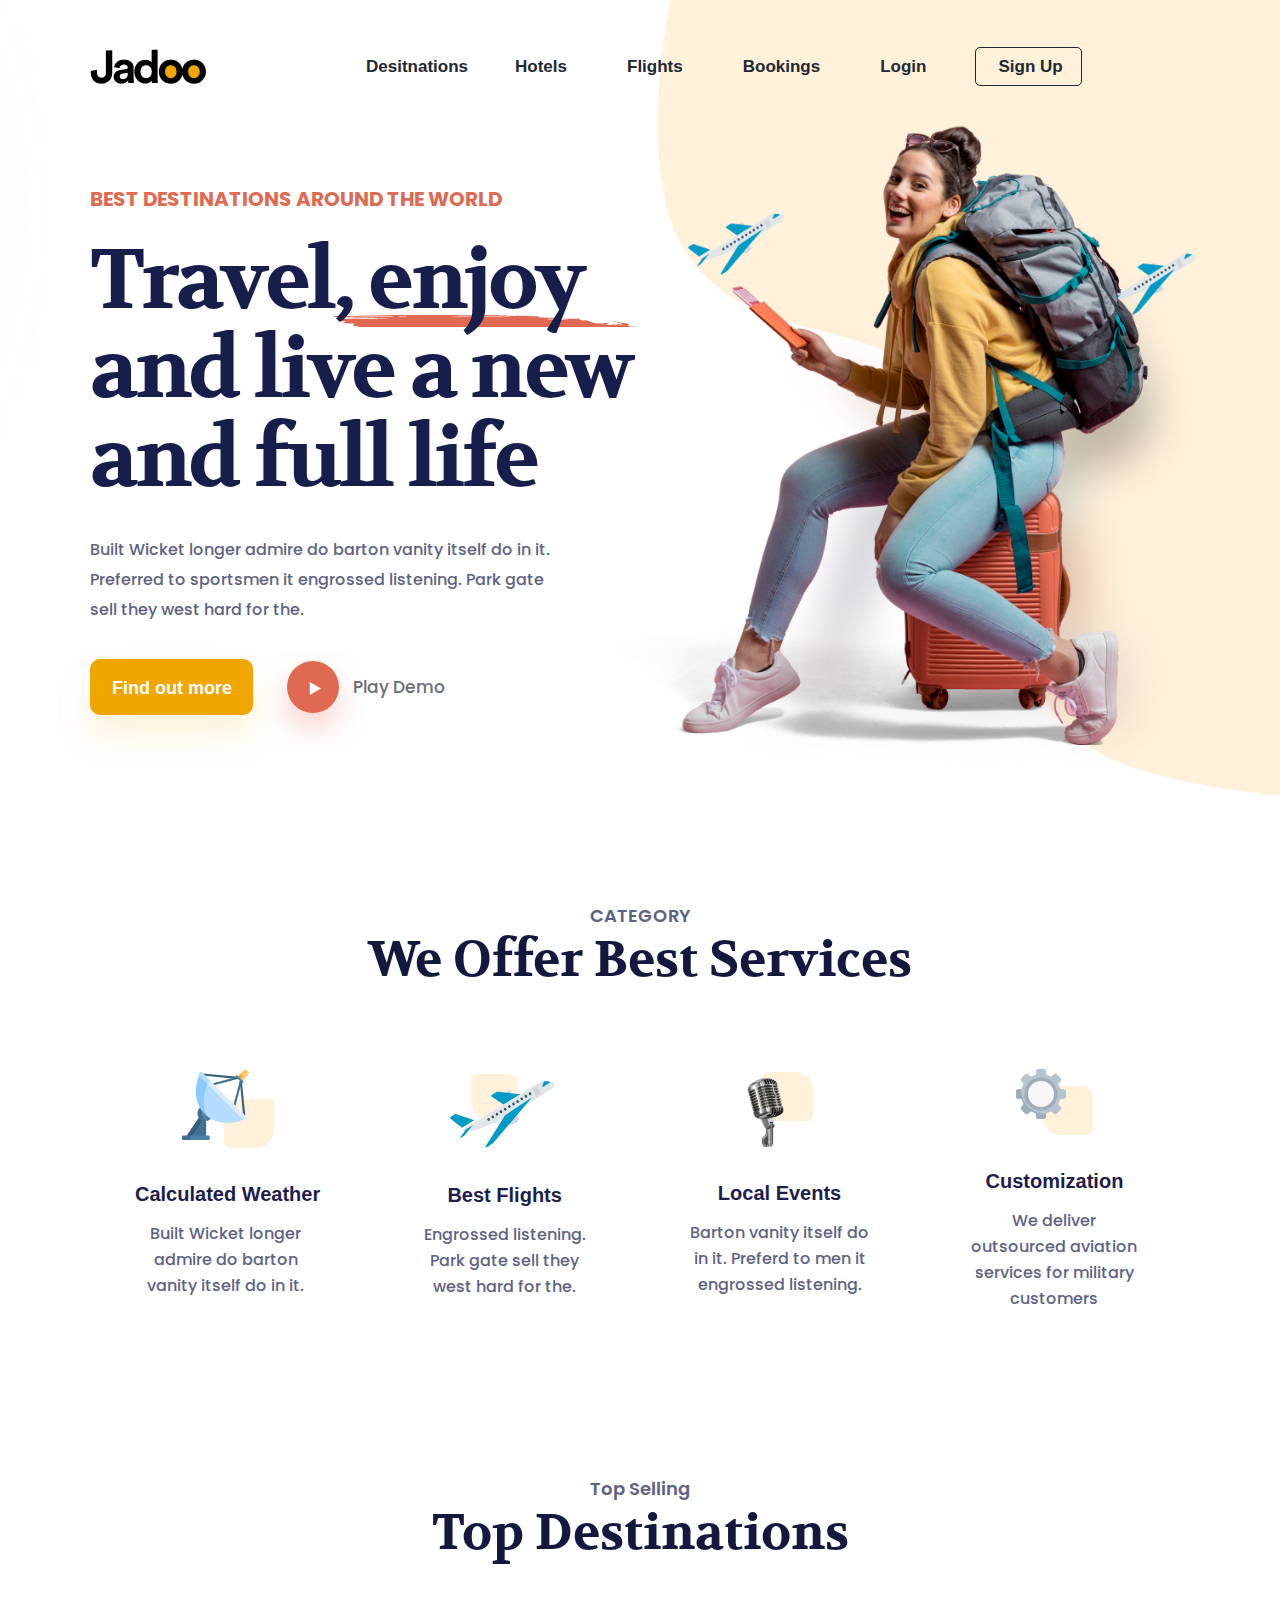
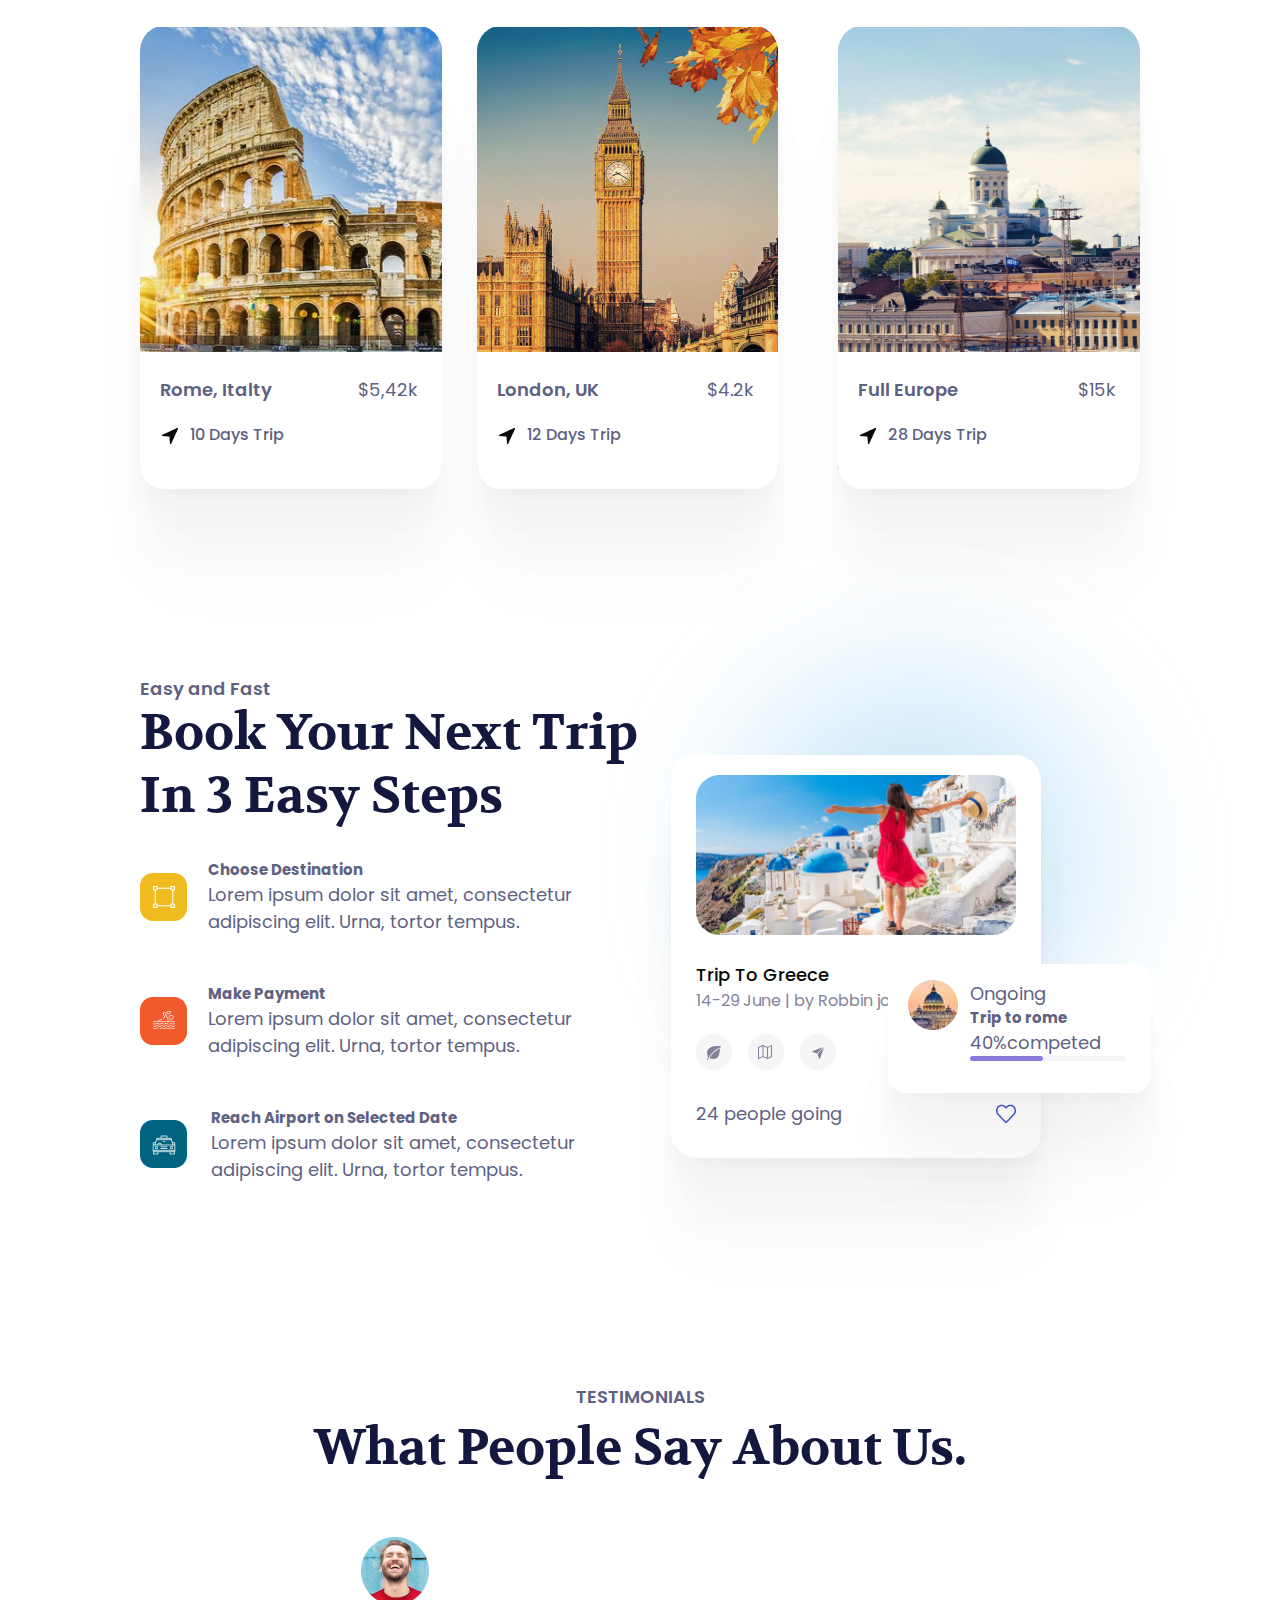
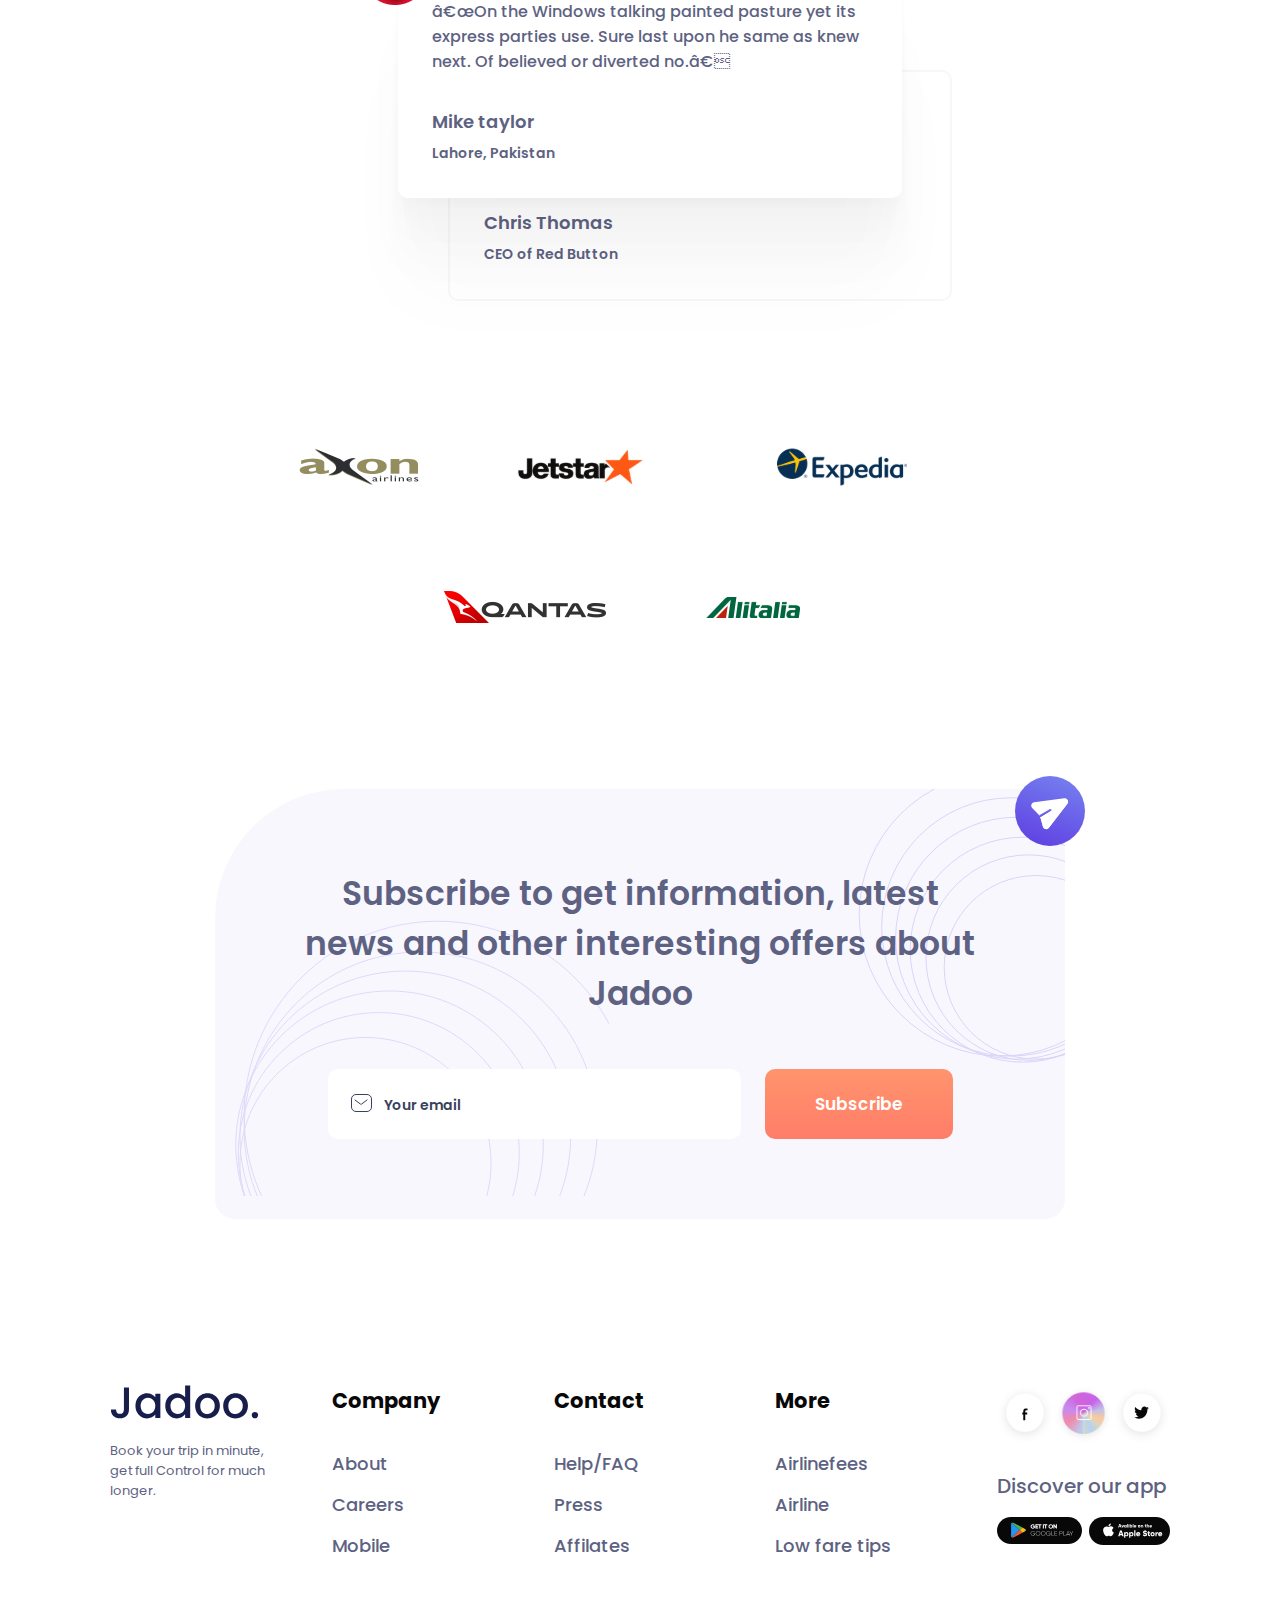
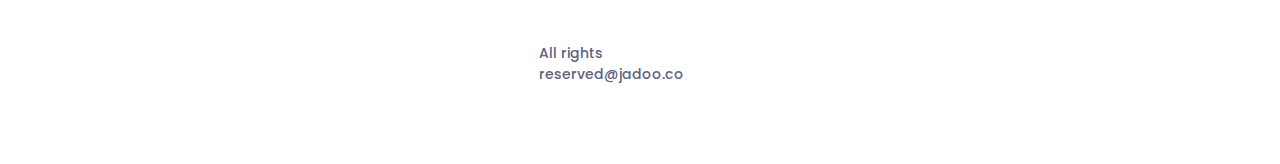
<file: Travel Landing Page/index.html>
<!DOCTYPE html>
<html lang="en">
  <head>
    <meta charset="UTF__8" />
    <meta name="viewport" content="width=device-width, initial-scale=1.0" />
    <title>Document</title>
    <link rel="stylesheet" href="css/reset.css" />
    <link rel="stylesheet" href="css/main.css" />
    <script defer src="js/main.js"></script>
  </head>

  <body>
    <header class="header">
      <div class="header__container">
        <div class="header__top">
          <nav class="nav">
            <a class="logo-link" href="#!">
              <img src="img/Logo.jpg" alt="logo" />
              <!-- logo in format jpg because in format svg looks so bad  -->
            </a>
            <ul class="nav__list">
              <li class="list__item">
                <a class="list__item__link" href="#!">Desitnations</a>
              </li>
              <li class="list__item">
                <a class="list__item__link" href="#!">Hotels</a>
              </li>
              <li class="list__item">
                <a class="list__item__link" href="#!">Flights</a>
              </li>
              <li class="list__item">
                <a class="list__item__link" href="#!">Bookings</a>
              </li>
            </ul>
            <div class="login-and-sign-up">
              <a class="login-link" href="#!">login</a>
              <a class="sign-up-link" href="#!">sign up</a>
            </div>
          </nav>
          <button class="burger-btn">
            <span></span>
          </button>
        </div>
        <!-- header top end  -->
        <div class="header__content">
          <div class="header__content__first-item">
            <h2 class="header__subtitle">Best Destinations around the world</h2>
            <h1 class="header__title">
              Travel, enjoy and live a new and full life
            </h1>
            <p class="header__description">
              Built Wicket longer admire do barton vanity itself do in it.
              Preferred to sportsmen it engrossed listening. Park gate sell they
              west hard for the.
            </p>
            <div class="header__buttons">
              <a class="header-btn-find-more" href="#!">Find out more</a>
              <a class="header-btn-play-demo" href="#!">Play Demo</a>
            </div>
          </div>
          <div class="header__content__second-item">
            <img
              class="header__content__second-item__img"
              src="img/header/header-content.png"
              alt=""
            />
          </div>
        </div>
      </div>
    </header>
    <main class="main ">
      <section class="section__services">
        <div class="services__container">
          <h3 class="subtitle">CATEGORY</h3>
          <h2 class="title section__services__title">We Offer Best Services</h2>
          <div class="cards">
            <div class="card">
              <img
                class="card__img card-img-1"
                src="img/services/services-1.svg"
                alt="card__img"
              />
              <h4 class="card__title">Calculated Weather</h4>
              <p class="card__text">
                Built Wicket longer admire do barton vanity itself do in it.
              </p>
              <div class="card__hover-effect"></div>
            </div>
            <div class="card">
              <img
                class="card__img card-2-img"
                src="img/services/services-2.svg"
                alt="card__img"
              />
              <h4 class="card__title">Best Flights</h4>
              <p class="card__text">
                Engrossed listening. Park gate sell they west hard for the.
              </p>
              <div class="card__hover-effect"></div>
            </div>
            <div class="card">
              <img
                class="card__img card-3-img"
                src="img/services/services-3.svg"
                alt="card__img"
              />
              <h4 class="card__title">Local Events</h4>
              <p class="card__text">
                Barton vanity itself do in it. Preferd to men it engrossed
                listening.
              </p>
              <div class="card__hover-effect"></div>
            </div>
            <div class="card">
              <img
                class="card__img card-4-img"
                src="img/services/services-4.svg"
                alt="card__img"
              />
              <h4 class="card__title">Customization</h4>
              <p class="card__text">
                We deliver outsourced aviation services for military customers
              </p>
              <div class="card__hover-effect"></div>
            </div>
          </div>
        </div>
      </section>
      <!-- section__services end -->
      <section class="section__destinations">
        <div class="container__destinations">
          <h3 class="subtitle">Top Selling</h3>
          <h2 class="title destinations__title">Top Destinations</h2>
          <div class="destinations__cards">
            <div class="destinations__card destinations__card__one">
              <div class="card-place-price-and-date">
                <div class="place-and-price">
                  <h4 class="card-place">Rome, Italty</h4>
                  <p class="card-price">$5,42k</p>
                </div>
                <p class="card-date">10 Days Trip</p>
              </div>
            </div>
            <div class="destinations_card destinations__card__two">
              <div class="card-place-price-and-date">
                <div class="place-and-price">
                  <h4 class="card-place">London, UK</h4>
                  <p class="card-price">$4.2k</p>
                </div>
                <p class="card-date">12 Days Trip</p>
              </div>
            </div>
            <div class="destinations_card destinations__card__three">
              <div class="card-place-price-and-date">
                <div class="place-and-price">
                  <h4 class="card-place">Full Europe</h4>
                  <p class="card-price">$15k</p>
                </div>
                <p class="card-date">28 Days Trip</p>
                <img
                  class="destinations__card-decore-img"
                  src="img/destinations/decore.png"
                  alt="decore"
                />
              </div>
            </div>
          </div>
        </div>
      </section>
      <!-- section_destinations end  -->
      <section class="section__book-trip">
        <div class="container__book-trip">
          <h3 class="subtitle subtitle__book-trip">Easy and Fast</h3>
          <h2 class="title title__book-trip">
            Book your next trip in 3 easy steps
          </h2>
          <div class="book-trip__flex">
            <div class="book-trip__first-item">
              <div class="book-trip__descriptions">
                <div class="book-trip__description">
                  <div class="img__container">
                    <img
                      class="book-trip__img"
                      src="img/book-trip/one-img.jpg"
                      alt="img"
                    />
                  </div>
                  <div class="description-title-and-text">
                    <h5 class="book-trip__title">Choose Destination</h5>
                    <p class="book-trip__text">
                      Lorem ipsum dolor sit amet, consectetur adipiscing elit.
                      Urna, tortor tempus.
                    </p>
                  </div>
                </div>
                <div class="book-trip__description">
                  <div class="img__container">
                    <img
                      class="book-trip__img"
                      src="img/book-trip/two-img.jpg"
                      alt="img"
                    />
                  </div>
                  <div class="description__title-and-text">
                    <h5 class="book-trip__title">Make Payment</h5>
                    <p class="book-trip__text">
                      Lorem ipsum dolor sit amet, consectetur adipiscing elit.
                      Urna, tortor tempus.
                    </p>
                  </div>
                </div>
                <div class="book-trip__description">
                  <div class="img-container">
                    <img
                      class="book-trip__img"
                      src="img/book-trip/three-img.jpg"
                      alt="img"
                    />
                  </div>
                  <div class="description-title-and-text">
                    <h5 class="book-trip__title">
                      Reach Airport on Selected Date
                    </h5>
                    <p class="book-trip__text">
                      Lorem ipsum dolor sit amet, consectetur adipiscing elit.
                      Urna, tortor tempus.
                    </p>
                  </div>
                </div>
                <!-- book-trip__description end  -->
              </div>
              <!--  book-trip__descriptions end  -->
            </div>
            <div class="book-trip__second-item">
              <div class="book-trip__card">
                <img
                  class="book-trip__card-img"
                  src="img/book-trip/img-card.jpg"
                  alt=""
                />
                <h5 class="book-trip__card-title">Trip To Greece</h5>
                <div class="book-trip__card-text">
                  14-29 June | by Robbin joseph
                </div>
                <div class="book-trip__card-icons">
                  <a href="#!">
                    <img src="img/book-trip/one-icon.svg" alt="icon" />
                  </a>
                  <a href="#!">
                    <img src="img/book-trip/two-icon.svg" alt="icon" />
                  </a>
                  <a href="#!">
                    <img src="img/book-trip/three-icon.svg" alt="icon" />
                  </a>
                </div>
                <!-- icons end  -->
                <div class="count-people-and-favorite">
                  <p class="count__people">24 people going</p>
                  <img
                    class="favorite"
                    src="img/book-trip/favorite.jpg"
                    alt="favorite"
                  />
                </div>
                <div class="book-trip__inner-card">
                  <div class="inner__card__first__column">
                    <div class="img__container">
                      <img
                        src="img/book-trip/inner-card-img.jpg"
                        alt="inner-card-img"
                      />
                    </div>
                  </div>
                  <div class="inner__card__second__column">
                    <p class="inner__card__subtitle">Ongoing</p>
                    <h5 class="inner__card__title">Trip to rome</h5>
                    <p class="inner__card__bar">
                      <span class="inner__card__percent">40%</span>competed
                    </p>
                    <img src="img/book-trip/loadbar.jpg" alt="load__img" />
                  </div>
                </div>
                <!-- inner__card end -->
              </div>
              <!-- book-trip__card end  -->
            </div>
            <!-- second item end -->
          </div>
          <!-- flex div end  -->
          <div class="book-trip__bg-card-decore">
            <img src="img/book-trip/decore-bg.svg" alt="bg-decore-card" />
          </div>
        </div>
        <!--  book-trip container end  -->
      </section>
      <!-- section_book-trip end  -->
      <section class="section__reviews">
        <div class="reviews__container">
          <div class="reviews__row">
            <!-- reviews__row need to do display flex -->
            <div class="first-column">
              <h3 class="subtitle reviews__subtitle">Testimonials</h3>
              <h2 class="title reviews__title">What people say about Us.</h2>
            </div>
            <div class="second-column">
              <div class="reviews__card__top">
                <div class="card__top__img-container">
                  <img src="img/reviews/card-user-img.png" alt="user" />
                </div>
                <p class="reviews__card__text">
                  “On the Windows talking painted pasture yet its express
                  parties use. Sure last upon he same as knew next. Of believed
                  or diverted no.”
                </p>
                <p class="reviews__card__username">Mike taylor</p>
                <p class="reviews__card__user-from">Lahore, Pakistan</p>
              </div>
              <div class="reviews__card__bottom">
                <p class="reviews__card__text opacity-0">
                  “On the Windows talking painted pasture yet its express
                  parties use. Sure last upon he same as knew next. Of believed
                  or diverted no.”
                </p>

                <p class="reviews__card__username">Chris Thomas</p>
                <p class="reviews__card__user-from">CEO of Red Button</p>
              </div>
            </div>
          </div>
        </div>
      </section>
      <!-- section__reviews end  -->
      <section class="section__logos">
        <div class="logos__container">
          <div class="logos__row">
            <img
              class="logos__row__img logos__row__img-1"
              src="img/logos/1.svg"
              alt="logo"
            />
            <img class="logos__row__img" src="img/logos/2.svg" alt="logo" />
            <img
              class="logos__row__img logos__row__img-3"
              src="img/logos/3.svg"
              alt="logo"
            />
            <img
              class="logos__row__img logos__row__img-4"
              src="img/logos/4.svg"
              alt="logo"
            />
            <img
              class="logos__row__img logos__row__img-5"
              src="img/logos/5.svg"
              alt="logo"
            />
          </div>
        </div>
      </section>
      <!-- section__logos end  -->
      <section class="section__news">
        <img
          class="news__decore-plane"
          src="img/news/decore-plane.svg"
          alt="plane"
        />
        <h3 class="news__title">
          Subscribe to get information, latest news and other interesting offers
          about Jadoo
        </h3>
        <form class="news__form">
          <img
            class="news__form__decore-inpt"
            src="img/news/before-el-inpt.svg"
            alt="decore-el-inpt"
          />
          <input
            class="news__form__input"
            type="email"
            placeholder="Your email"
          />
          <button class="news__form__btn" type="submit">Subscribe</button>
        </form>
        <div class="news__decore">
          <img
            class="news__decore__img"
            src="img/news/decore-plus.png"
            alt="plus"
          />
        </div>
      </section>
      <!-- section__news end -->
    </main>
    <!--  main end -->
    <footer class="footer">
      <div class="footer__container">
        <div class="footer__grid">
          <div class="first__column">
            <div class="footer__logo">
              <img
                class="footer__logo__img"
                src="img/footer/footer-logo.svg"
                alt="logo"
              />
            </div>
            <div class="footer__text">
              Book your trip in minute, get full Control for much longer.
            </div>
          </div>
          <div class="second__column">
            <strong class="footer__strong">Company</strong>
            <ul class="footer__list">
              <li class="footer__list__item">
                <a href="!#">About</a>
              </li>
              <li class="footer__list__item">
                <a href="!#">Careers</a>
              </li>
              <li class="footer__list__item">
                <a href="!#">Mobile</a>
              </li>
            </ul>
          </div>
          <div class="third__column">
            <strong class="footer__strong">Contact</strong>
            <ul class="footer__list">
              <li class="footer__list__item">
                <a href="!#">Help/FAQ</a>
              </li>
              <li class="footer__list__item">
                <a href="!#">Press</a>
              </li>
              <li class="footer__list__item">
                <a href="!#">Affilates</a>
              </li>
            </ul>
          </div>
          <div class="fourth__column">
            <strong class="footer__strong">More</strong>
            <ul class="footer__list">
              <li class="footer__list__item">
                <a href="!#">Airlinefees</a>
              </li>
              <li class="footer__list__item">
                <a href="!#">Airline</a>
              </li>
              <li class="footer__list__item">
                <a href="!#">Low fare tips</a>
              </li>
            </ul>
          </div>

          <div class="fifth__column">
            <div class="footer__socials">
              <a href="#!">
                <img src="img/footer/footer-facebook.svg" alt="facebook" />
              </a>
              <a href="#!">
                <img src="img/footer/footer-inst.jpg" alt="inst" />
              </a>
              <a href="#!">
                <img src="img/footer/footer-twitter.svg" alt="twitter" />
              </a>
            </div>
            <div class="fifth__column__footer__text">Discover our app</div>
            <div class="footer__btns">
              <a class="footer__btns__link" href="#!">
                <img
                  class="google-play-btn"
                  src="img/footer/google-play-btn.svg"
                  alt="google-play-btn"
                />
              </a>
              <a class="footer__btns__link" href="#!">
                <img
                  class="apple-store-btn"
                  src="img/footer/play-store-btn.svg"
                  alt="play-store-btn"
                />
              </a>
            </div>
          </div>
        </div>
      </div>
      <p class="footer__copyright__text">All rights reserved@jadoo.co</p>
    </footer>
  </body>
</html>
</file>
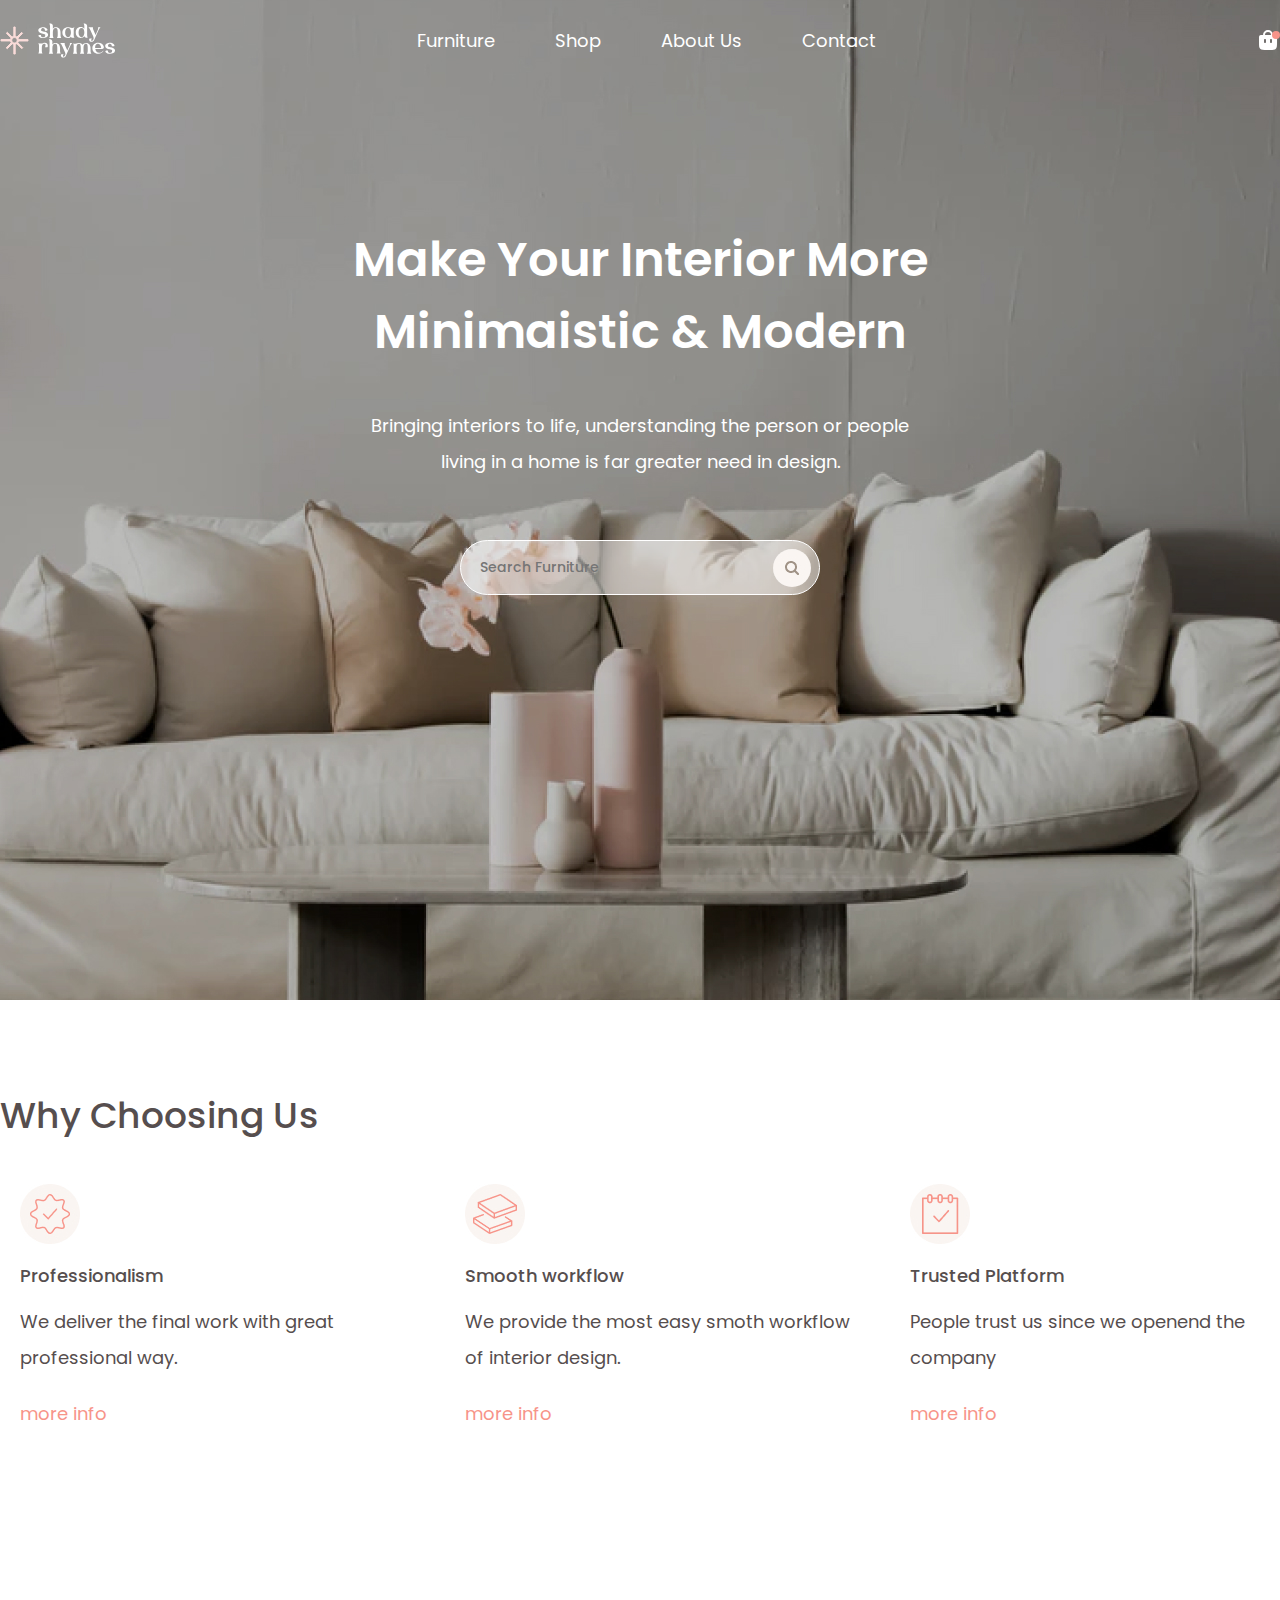
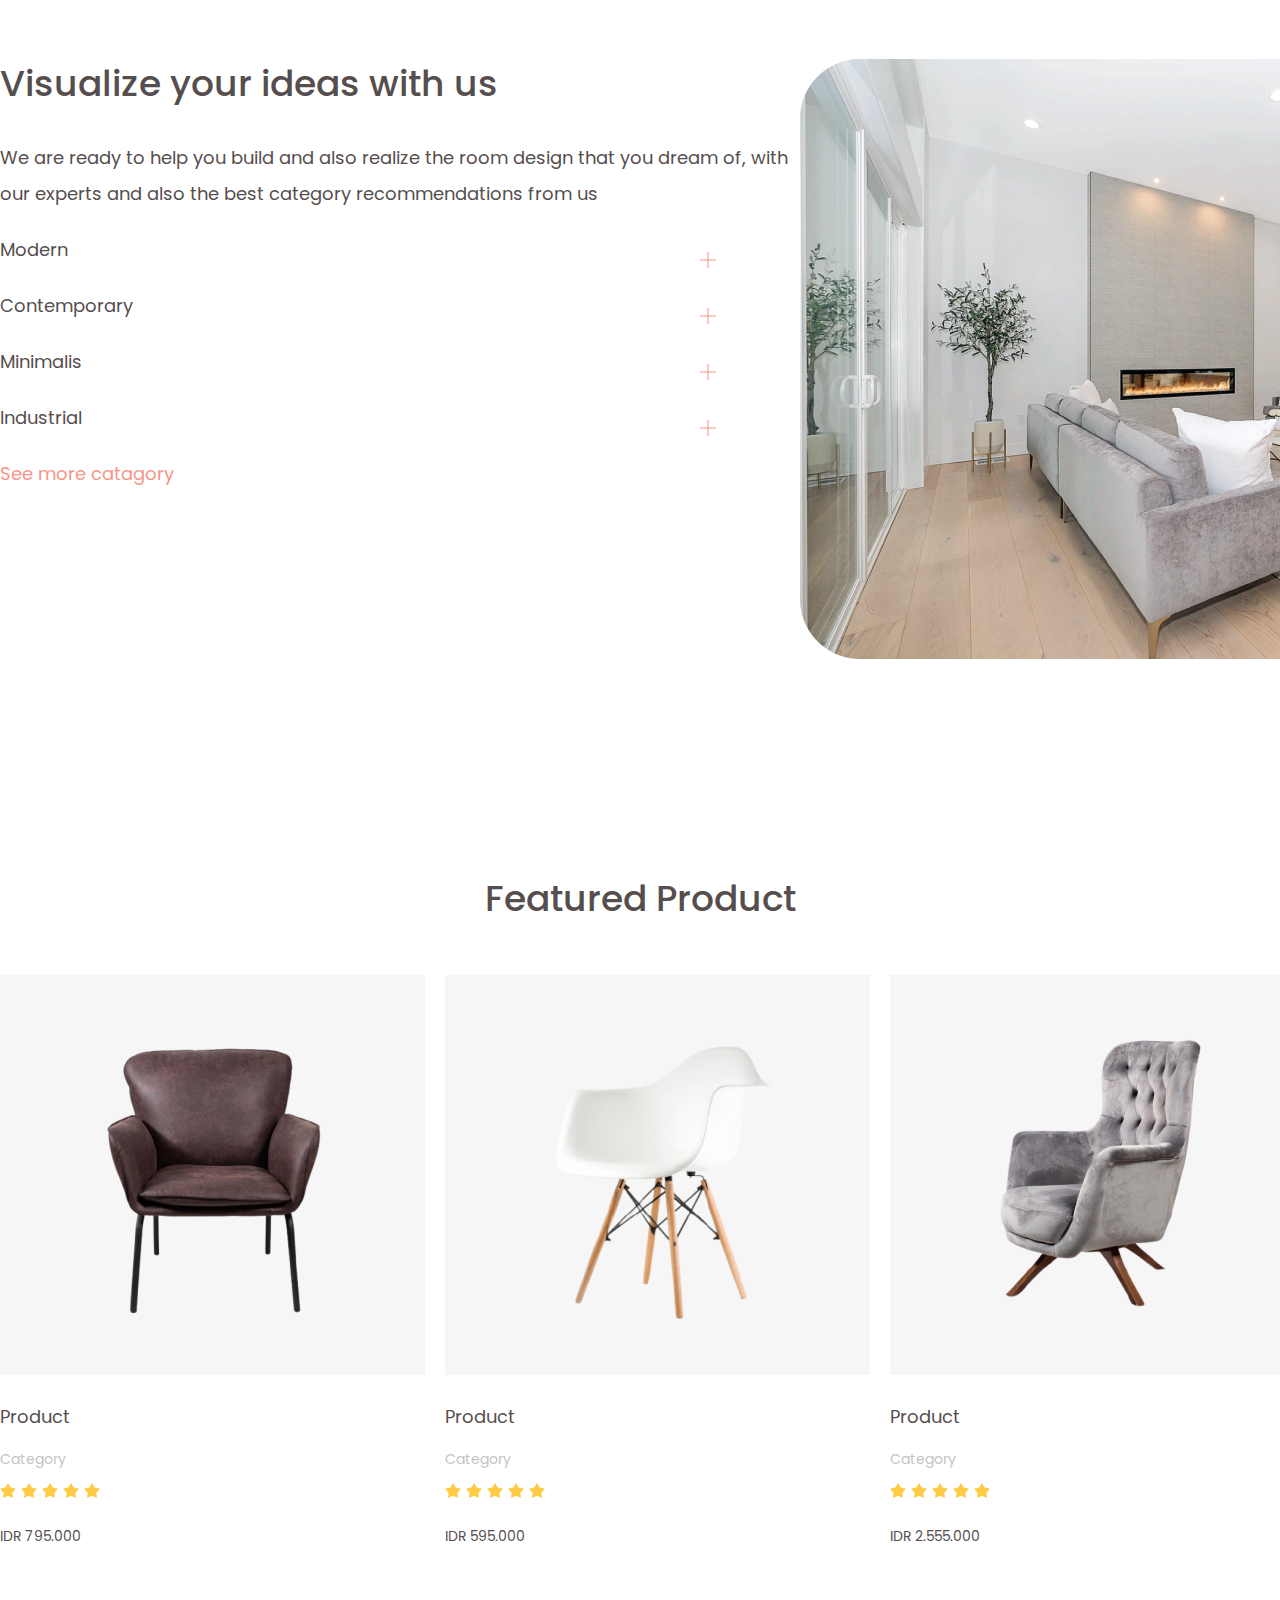
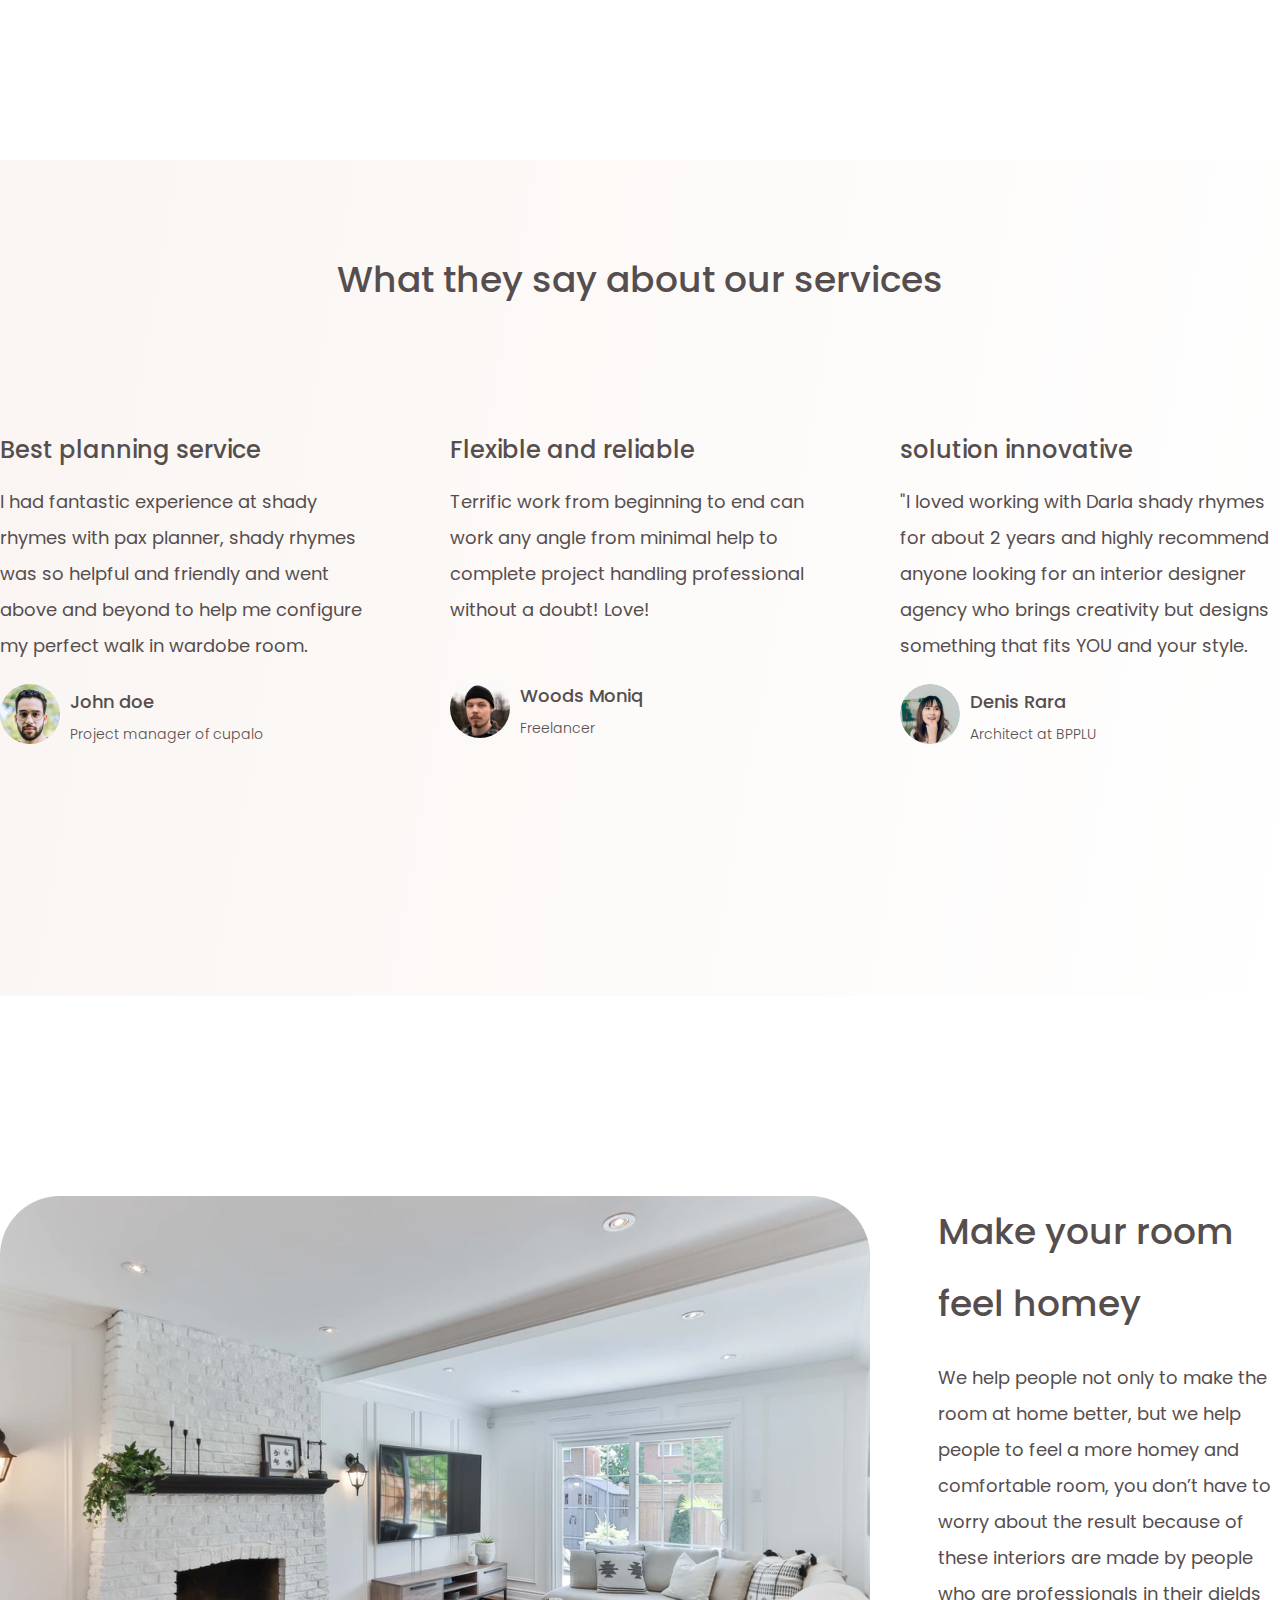
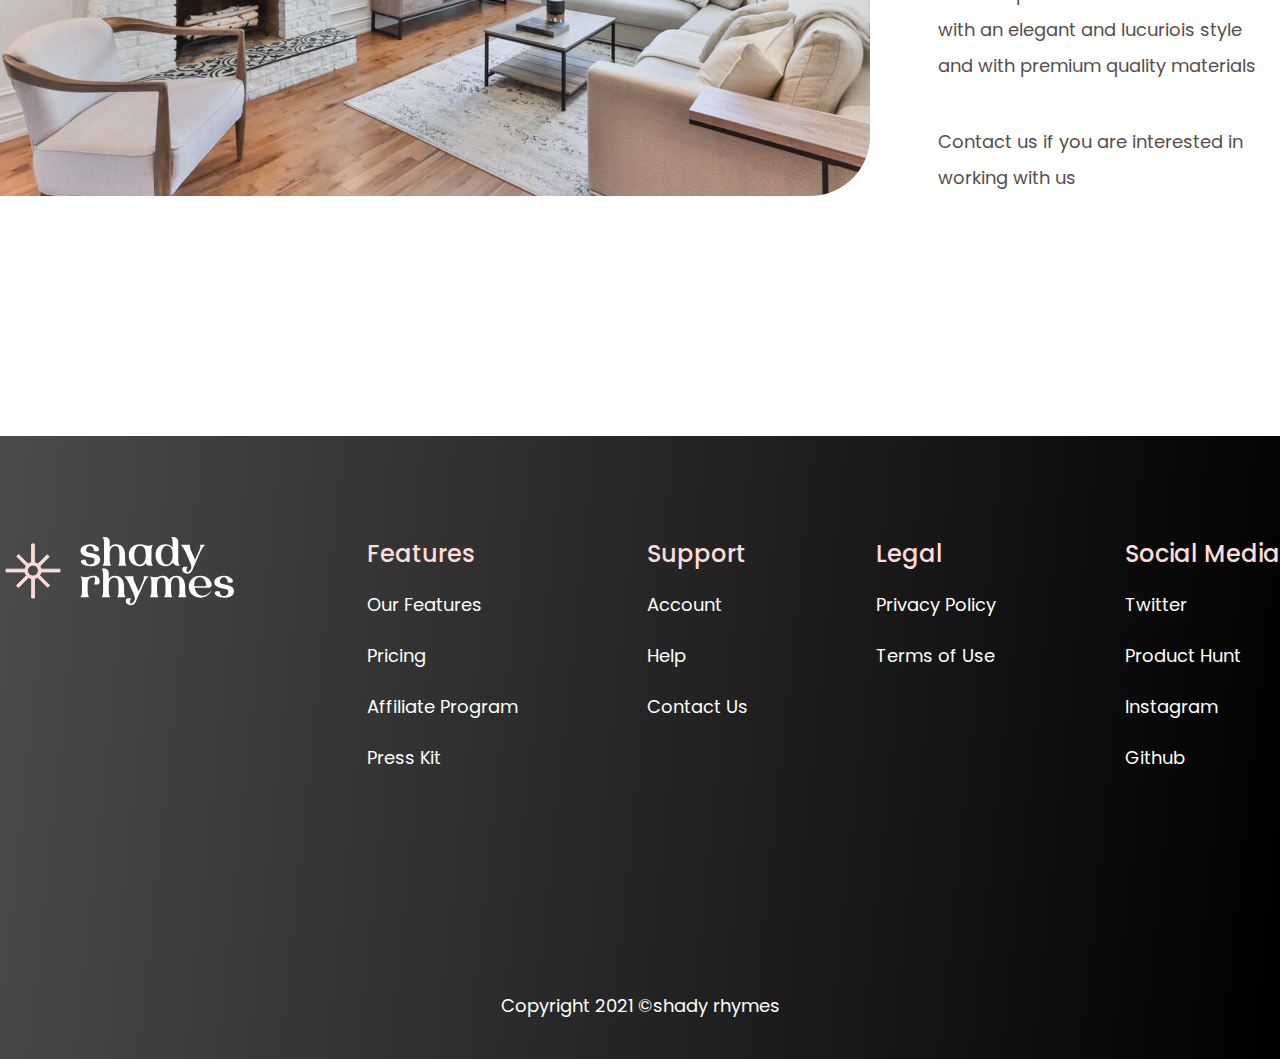
<file: балуюсь sometimes/index.html>
<!DOCTYPE html>
<html lang="en">

<head>
  <meta charset="UTF-8">
  <meta name="viewport" content="width=device-width, initial-scale=1.0">
  <title>Какой то сексуальный сайт происходит</title>
  <link rel="stylesheet" href="styles.css">
</head>

<body>


  <div class="page page-header"> <!-- бек граунд для хедера и первой хуиты -->

    <header class="header">

      <div class="container"> <!-- делает ограничение контенту(1760px) -->

        <div class="header__inner">
          <img class="header__logo" src="img/header/header__logo.svg" alt="logo">

          <nav class="menu">
            <ul class="menu__list">
              <li class="menu__item">
                <a href="" class="menu__link">Furniture</a>
              </li>
              <li class="menu__item">
                <a href="" class="menu__link">Shop</a>
              </li>
              <li class="menu__item">
                <a href="" class="menu__link">About Us</a>
              </li>
              <li class="menu__item">
                <a href="" class="menu__link">Contact</a>
              </li>
            </ul>
          </nav>

          <img class="bag-fill" src="img/header/korzina.svg" alt="hz">

        </div>

      </div> <!--  header__inner end -->

    </header>



    <div class="main__inner">

      <h1 class="main__title">Make Your Interior More Minimaistic & Modern</h1>

      <p class="main__text">Bringing interiors to life, understanding the person or people living in a home is far
        greater need in design.</p>


      <div class="search-form">

        <input class="search__txt" type="text" placeholder="Search Furniture">

        <img class="search-icon" src="img/header/button search.jpg" alt="search">

      </div>


    </div>


  </div> <!--(first section(where header and search) end) -->


  <main class="main">
    <section class="why-choosing-us"> <!-- second section -->
      <div class="container">

        <h3 class="why-choosing-us__title">Why Choosing Us</h3>

        <div class="why-choosing-us__inner">

          <div class="why-choosing-us__item">

            <img class="why-choosing-us__item__img" src="img/icons-Why-Choosing-Us/icon-first.jpg" alt="icon-first">

            <h4 class="why-choosing-us__item__title">Professionalism</h4>

            <p class="why-choosing-us__item__text">We deliver the final work with great professional way.</p>

            <a class="why-choosing-us__item__link" href="#">more info</a>

          </div>

          <div class="why-choosing-us__item">

            <img class="why-choosing-us__item__img" src="img/icons-Why-Choosing-Us/icon-two.jpg" alt="icon-first">

            <h4 class="why-choosing-us__item__title">Smooth workflow</h4>

            <p class="why-choosing-us__item__text">We provide the most easy smoth workflow of interior design.</p>

            <a class="why-choosing-us__item__link" href="#">more info</a>

          </div>

          <div class="why-choosing-us__item">

            <img class="why-choosing-us__item__img" src="img/icons-Why-Choosing-Us/icon-three.jpg" alt="icon-first">

            <h4 class="why-choosing-us__item__title">Trusted Platform</h4>

            <p class="why-choosing-us__item__text">People trust us since we openend the company</p>

            <a class="why-choosing-us__item__link" href="#">more info</a>

          </div>

          <div class="why-choosing-us__item">

            <img class="why-choosing-us__item__img" src="img/icons-Why-Choosing-Us/icon-for.jpg" alt="icon-first">

            <h4 class="why-choosing-us__item__title">Qualified employee</h4>

            <p class="why-choosing-us__item__text">Our employees are the best of the field from the city</p>

            <a class="why-choosing-us__item__link" href="#">more info</a>

          </div>

        </div>
      </div> <!-- container end -->

    </section> <!-- why choosing us end -->


    <section class="Visualize">

      <div class="container">

        <div class="Visualize__inner"> <!-- чтобы сделать дисплей флекс первой и второй части  -->

          <div class="Visualize__container">

            <h3 class="Visualize__title">Visualize your ideas with us</h3>

            <p class="Visualize__text">We are ready to help you build and also realize the room design that you dream
              of, with our experts and also the best category recommendations from us</p>


            <div class="Visualize__js">

              <div class="Visualize__js__box">

                <p class="Visualize__text">Modern</p>

                <img class="Visualize__icon" src="img/Visualize-your-ideas-with-us/plus.jpg" alt="plus">

              </div>

              <div class="Visualize__js__box">

                <p class="Visualize__text">Contemporary</p>

                <img class="Visualize__icon" src="img/Visualize-your-ideas-with-us/plus.jpg" alt="plus">

              </div>

              <div class="Visualize__js__box">

                <p class="Visualize__text">Minimalis</p>

                <img class="Visualize__icon" src="img/Visualize-your-ideas-with-us/plus.jpg" alt="plus">

              </div>

              <div class="Visualize__js__box">

                <p class="Visualize__text">Industrial</p>

                <img class="Visualize__icon" src="img/Visualize-your-ideas-with-us/plus.jpg" alt="plus">

              </div>



            </div> <!--  js end -->

            <a class="Visualize__link" href="#">See more catagory</a>

          </div> <!-- first part "Visualize your ideas with us" end -->

          <div class="second-part-visualize">

            <img class="visualize__img" src="img/Visualize-your-ideas-with-us/visualize__img.jpg" alt="visualize__img">

          </div> <!-- second-part-visualize end -->


        </div> <!-- конец для дисплей флекс первой и второй части  -->

      </div> <!-- container end -->

    </section> <!-- section "Visualize" end -->



    <section class="Featured-product">
      <div class="container">

        <h2 class="Featured-product__title">Featured Product</h2>

        <div class="Featured-product__inner">

          <div class="box">

            <img class="box__img" src="img/Featured-product/first.jpg" alt="first-img-chair">

            <p class="box__title">Product</p>

            <p class="box__category">Category</p>

            <img class="box__rating" src="img/Featured-product/rating.svg" alt="rating-stars">

            <p class="box__price">IDR 795.000</p>

          </div>

          <div class="box">

            <img class="box__img" src="img/Featured-product/second.jpg" alt="first-img-chair">

            <p class="box__title">Product</p>

            <p class="box__category">Category</p>

            <img class="box__rating" src="img/Featured-product/rating.svg" alt="rating-stars">

            <p class="box__price">IDR 595.000</p>

          </div>


          <div class="box">

            <img class="box__img" src="img/Featured-product/three.jpg" alt="first-img-chair">

            <p class="box__title">Product</p>

            <p class="box__category">Category</p>

            <img class="box__rating" src="img/Featured-product/rating.svg" alt="rating-stars">

            <p class="box__price">IDR 2.555.000</p>

          </div>


          <div class="box">

            <img class="box__img" src="img/Featured-product/for.jpg" alt="first-img-chair">

            <p class="box__title">Product</p>

            <p class="box__category">Category</p>

            <img class="box__rating" src="img/Featured-product/rating.svg" alt="rating-stars">

            <p class="box__price">IDR 1.500.000</p>

          </div>


        </div> <!-- Featured-product__inner end -->

      </div> <!-- container end -->

    </section><!-- section "Featured-product" end -->



    <section class="what-they-say">
      <div class="container">

        <h2 class="what-they-say__title">What they say about our services</h2>

        <div class="what-they-say__inner"> <!-- need to do display flex -->

          <div class="what-they-say__box">

            <p class="what-they-say__box__title">Best planning service</p>

            <p class="what-they-say__box__user-text">I had fantastic experience at shady rhymes with pax planner, shady
              rhymes was so helpful and friendly and
              went above and beyond to help me configure my perfect walk in wardobe room.</p>


            <div class="what-they-say__user">

              <img class="img-user" src="img/what-they-say/first-image-user.jpg" alt="first-icon-user-img">

              <div class="name-and-proffession-user">

                <p class="name-user">John doe</p>

                <p class="profession-user">Project manager of cupalo</p>

              </div>

            </div>

          </div>

          <div class="what-they-say__box">

            <p class="what-they-say__box__title">Flexible and reliable</p>

            <p class="what-they-say__box__user-text text-user-two">Terrific work from beginning to end can work any
              angle from minimal help to complete project handling professional without a doubt! Love!</p>


            <div class="what-they-say__user">

              <img class="img-user" src="img/what-they-say/second-image-user.jpg" alt="second-icon-user-img">

              <div class="name-and-proffession-user">

                <p class="name-user">Woods Moniq</p>

                <p class="profession-user">Freelancer</p>

              </div>

            </div>

          </div>

          <div class="what-they-say__box">

            <p class="what-they-say__box__title">solution innovative</p>

            <p class="what-they-say__box__user-text">"I loved working with Darla shady rhymes for about 2 years and
              highly recommend anyone looking for an interior designer agency who brings creativity but designs
              something that fits YOU and your style.</p>


            <div class="what-they-say__user">

              <img class="img-user" src="img/what-they-say/third-image-user.jpg" alt="third-icon-user-img">

              <div class="name-and-proffession-user">

                <p class="name-user">Denis Rara</p>

                <p class="profession-user">Architect at BPPLU</p>

              </div>

            </div>

          </div>

        </div> <!--  what-they-say__inner end -->

      </div> <!-- container end -->

    </section> <!-- section what-they-say end -->

    <section class="make-your-room">
      <div class="container">

        <div class="make-your-room__inner"> <!-- need to do display flex -->

          <div class="make-your-room__img">

            <img src="img/make-your-room/Mask Group.jpg" alt="img-room">

          </div>

          <div class="make-your-room__text">

            <p class="make-your-room__title">Make your room feel homey</p>

            <p class="make-your-room__text">We help people not only to make the room at home better, but we help people
              to feel a more homey
              and comfortable room, you don’t have to worry about the result because of these interiors are made by
              people who are professionals in their dields with an elegant and lucuriois style and with premium quality
              materials

            <p class="make-your-room__contact">
              Contact us if you are interested in working with us</p>

            </p>



          </div>




        </div> <!-- Make-your-room__inner end -->

      </div> <!-- container end -->

    </section> <!-- Make-your-room end -->

  </main>


  <footer class="footer">
    <div class="container">

      <div class="footer__inner"> <!-- need to do display flex -->

        <div class="footer__logo">
          <img src="img/footer/footer-logo.svg" alt="logo">
        </div>

        <div class="features">
          <h4 class="footer__title">Features</h4>

          <ul class="footer__list">
            <li class="footer__item">
              <a href="footer__link">Our Features</a>
            </li>

            <li class="footer__item">
              <a href="footer__link">Pricing</a>
            </li>

            <li class="footer__item">
              <a href="footer__link">Affiliate Program</a>
            </li>

            <li class="footer__item">
              <a href="footer__link">Press Kit</a>
            </li>
          </ul>


        </div>

        <div class="Support">
          <h4 class="footer__title">Support</h4>

          <ul class="footer__list">
            <li class="footer__item">
              <a href="footer__link">Account</a>
            </li>

            <li class="footer__item">
              <a href="footer__link">Help</a>
            </li>

            <li class="footer__item">
              <a href="footer__link">Contact Us</a>
            </li>

          </ul>


        </div>

        <div class="Legal">
          <h4 class="footer__title">Legal</h4>

          <ul class="footer__list">
            <li class="footer__item">
              <a href="footer__link">Privacy Policy</a>
            </li>

            <li class="footer__item">
              <a href="footer__link">Terms of Use</a>
            </li>
          </ul>


        </div>

        <div class="Social Media">
          <h4 class="footer__title">Social Media</h4>

          <ul class="footer__list">
            <li class="footer__item">
              <a href="footer__link">Twitter</a>
            </li>

            <li class="footer__item">
              <a href="footer__link">Product Hunt</a>
            </li>

            <li class="footer__item">
              <a href="footer__link">Instagram</a>
            </li>

            <li class="footer__item">
              <a href="footer__link">Github</a>
            </li>
          </ul>


        </div>




      </div> <!--  footer__inner end -->


      <p class="copyright">Copyright 2021 ©shady rhymes</p>

    </div> <!-- container end -->


  </footer>


</body>

</html>
</file>
<file: Interno website layout/css/main.css>
/* Jost */
@import url(https://fonts.googleapis.com/css?family=Jost:regular,500,600,700&display=swap);
/* DM Serif Display */
@import url(https://fonts.googleapis.com/css?family=DM+Serif+Display:regular,italic&display=swap);
body {
  color: #4d5053;
  font-family: Jost;
  font-size: 22px;
  font-style: normal;
  font-weight: 400;
  line-height: 150%;
  letter-spacing: 0.22px;
}

.container {
  max-width: 1230px; /*  1200px default */
  padding: 0 15px;
  margin: 0 auto;
}

.title {
  text-transform: capitalize;
  color: #292f36;
  font-family: DM Serif Display;
  font-size: 50px;
  font-style: normal;
  font-weight: 400;
  line-height: 125%; /* 62.5px */
  letter-spacing: 1px;
}

.header {
  padding: 51px 0 51px;
}
.header__inner {
  display: flex;
  justify-content: space-between;
  align-items: center;
}
.header__inner__mobile {
  display: none;
  position: fixed;
  top: 0;
  left: 0;
  width: 100%;
  height: 100%;
  background-color: pink;
  z-index: 10;
}

.menu {
  margin-left: auto;
  margin-right: 31px;
}
.menu__list {
  display: flex;
  gap: 0 40px;
  flex-wrap: wrap;
  row-gap: 20px;
}
.menu__list__item {
  list-style-type: none;
}
.menu__list__link {
  text-decoration: none;
  color: #292F36;
  font-size: 20px;
}

.burger-btn {
  display: none;
}

.search-btn {
  border: none;
  background: transparent;
}

.no-scroll {
  overflow-y: hidden;
}

@media (max-width: 1441px) {
  .header {
    padding: 30px 0;
  }
  .menu {
    margin-right: 50px;
  }
}
@media (max-width: 900px) {
  .menu {
    display: none;
  }
  .header__inner {
    display: flex;
  }
  .search-btn {
    margin-left: 300px;
  }
  .header__inner__mobile {
    padding: 40px 0;
    display: flex;
    flex-direction: column;
    justify-content: center;
    gap: 40px;
    position: fixed;
    top: 0;
    left: 0;
    width: 100%;
    height: 100%;
    background-color: #fff;
    z-index: 10;
  }
  .header__inner__mobile .logo {
    position: absolute;
    top: 90px;
    left: 50px;
  }
  .header__inner__mobile .menu {
    display: flex;
    margin: 0 auto;
  }
  .header__inner__mobile .menu__list {
    display: flex;
    flex-direction: column;
    row-gap: 50px;
  }
  .header__inner__mobile .menu__list__link {
    font-size: 35px;
  }
  .header__inner__mobile .search-btn {
    display: none;
  }
  .header__inner__mobile .burger-btn {
    position: absolute;
    top: 115px;
    right: 100px;
  }
  .burger-btn {
    transition: all 0.5s ease-in-out;
    position: relative;
    width: 40px;
    height: 20px;
    border: none;
    background-color: transparent;
    display: block;
    order: 1;
  }
  .burger-btn:before, .burger-btn:after {
    content: "";
    position: absolute;
    left: 0;
    width: 100%;
    height: 2px;
    background-color: black;
  }
  .burger-btn::before {
    top: 0;
  }
  .burger-btn::after {
    bottom: 0;
  }
  .burger-btn span {
    display: block;
    position: absolute;
    top: 50%;
    left: 0;
    width: 100%;
    height: 2px;
    background-color: black;
  }
  .burger-btn--active:before {
    transition: all 0.5s ease;
    transform: rotate(45deg);
  }
  .burger-btn--active:after {
    transform: rotate(-45deg);
    top: 0;
    transition: all 0.5s ease;
  }
  .burger-btn--active span {
    scale: 0;
  }
}
@media (max-width: 700px) {
  .search-btn {
    margin-left: 150px;
    margin-right: 20px;
  }
}
@media (max-width: 500px) {
  .search-btn {
    margin-left: 75px;
    margin-right: 20px;
  }
  .logo {
    top: 86px;
    left: 35px;
  }
  .header__inner__mobile .burger-btn {
    top: 113px;
    right: 40px;
  }
}
@media (max-width: 380px) {
  .search-btn {
    margin-left: 30px;
    margin-right: 20px;
  }
  .header__inner__mobile .menu__list {
    padding: 0;
    row-gap: 35px;
  }
  .header__inner__mobile .logo {
    left: 20px !important;
    top: 44px !important;
  }
  .header__inner__mobile .burger-btn {
    right: 40px;
    top: 70px;
  }
}
@media (max-width: 320px) {
  .header__inner__mobile .logo {
    top: 50px !important;
    left: 25px !important;
  }
  .header__inner__mobile .burger-btn {
    right: 20px;
    top: 77px;
  }
}
.hero {
  background-image: url(../img/hero/bg.png);
  background-repeat: no-repeat;
  background-position: center;
  background-size: cover;
}
.hero__inner {
  padding: 330px 0;
  max-width: 570px;
  display: flex;
  flex-direction: column;
}
.hero__title {
  margin-top: 0;
  margin-bottom: 9px;
  text-transform: capitalize;
  font-family: DM Serif Display;
  font-weight: 400;
  font-size: 85px;
  line-height: 125%; /* 106.25px */
  color: #292F36;
}
.hero__text {
  margin-bottom: 21px;
}

.btn {
  position: relative;
  color: #fff;
  text-align: center;
  font-family: Jost;
  font-size: 18px;
  font-style: normal;
  font-weight: 600;
  line-height: 125%;
  letter-spacing: 0.36px;
  width: 220px;
  padding: 26px 48px;
  border-radius: 18px;
  background: #292f36;
  box-shadow: 0px 10px 20px 0px rgba(192, 192, 192, 0.35);
}
.btn::after {
  position: absolute;
  content: "";
  background: url(../img/hero/hero-arrow.svg);
  display: block;
  width: 18px;
  height: 18px;
  top: 38%;
  right: 34px;
}

@media (max-width: 1441px) {
  .hero__inner {
    max-width: 500px;
    padding: 250px 0;
  }
  .hero__title {
    font-size: 65px;
  }
}
@media (max-width: 1026px) {
  .hero__inner {
    max-width: 500px;
    padding: 330px 20px !important;
  }
  .hero__title {
    line-height: 105%;
    margin-bottom: 20px;
  }
}
@media (max-width: 770px) {
  .hero__inner {
    max-width: 500px;
  }
  .btn {
    width: 200px;
    padding: 25px 30px;
  }
  .btn::after {
    right: 25px;
  }
}
@media (max-width: 426px) {
  .hero__inner {
    max-width: 400px;
  }
  .hero__title {
    font-size: 50px;
  }
}
@media (max-width: 376px) {
  .hero__inner {
    max-width: 320px;
  }
  .hero__title {
    font-size: 60px;
  }
  .hero__text {
    margin-bottom: 25px;
  }
}
@media (max-width: 322px) {
  .hero__title {
    font-size: 50px;
  }
}
.services {
  margin: 200px 0;
}
.services__container {
  max-width: 1190px;
  padding: 0 15px;
  margin: 0 auto;
}
.services__grid {
  display: grid;
  grid-template-columns: repeat(3, 1fr);
  row-gap: 30px;
}
.services__box {
  text-align: center;
  max-width: 358px;
}
.services__box__title {
  margin: 20px;
  font-family: DM Serif Display;
  color: #292F36;
  font-size: 25px;
  font-weight: 400;
  line-height: 125%;
}
.services__box__text {
  margin-bottom: 52px;
}
.services__box__link {
  position: relative;
  padding-right: 30px;
  color: #4D5053;
}
.services__box__link::after {
  position: absolute;
  content: "";
  background: url(../img/services/hero-arrow.svg);
  display: block;
  width: 18px;
  height: 18px;
  top: 9px;
  right: 2px;
}

@media (max-width: 1440px) {
  .services {
    margin: 150px 0 150px;
  }
}
@media (max-width: 1025px) {
  .services__box {
    max-width: 300px;
  }
}
@media (max-width: 770px) {
  .services {
    margin: 150px 0 170px;
  }
  .services__grid {
    grid-template-columns: repeat(1, 1fr);
  }
  .services__box {
    margin: 0 auto;
    width: 100%;
  }
  .services__box__text {
    margin-bottom: 20px;
  }
}
.also-services {
  margin-bottom: 200px;
}
.also-services__inner {
  display: flex;
  gap: 0 75px;
}
.also-services__first {
  max-width: 472px;
  margin-top: 43px;
}
.also-services__title {
  max-width: 424px;
  margin-bottom: 33px;
  text-transform: capitalize;
}
.also-services__text {
  margin-bottom: 45px;
}
.also-services__btn {
  position: relative;
  width: 240px;
  height: 75px;
  display: flex;
  align-items: center;
  justify-content: center;
  padding: 26px 50px 26px 31px;
  color: #fff;
  text-align: center;
  font-family: Jost;
  font-size: 18px;
  font-style: normal;
  font-weight: 600;
  line-height: 125%;
  letter-spacing: 0.36px;
  border-radius: 18px;
  background: #292f36;
  box-shadow: 0px 10px 20px 0px rgba(192, 192, 192, 0.35);
}
.also-services__btn::after {
  position: absolute;
  content: "";
  background: url(../img/services/hero-arrow.svg);
  display: block;
  width: 18px;
  height: 18px;
  top: 30px;
  right: 20px;
}

.call-us {
  display: flex;
  gap: 20px;
  margin-bottom: 47px;
}
.call-us p {
  margin: 0;
}
.call-us__text {
  display: block;
  padding-top: 2%;
}
.call-us__number {
  margin: 0;
  font-size: 24px;
  font-weight: 700;
}

@media (max-width: 1025px) {
  .also-services__inner {
    padding: 0 20px;
    justify-content: space-between;
    gap: 0 20px;
  }
  .also-services__second {
    max-width: 60%;
  }
  .also-services__title {
    font-size: 40px;
    margin-bottom: 15px;
  }
  .also-services__text {
    margin-bottom: 20px;
  }
  .also-services__first {
    max-width: 350px;
    margin-top: 15px;
  }
  .also-services .call-us {
    margin-bottom: 20px;
  }
  .also-services .call-us__number {
    font-size: 22px;
    font-weight: 700;
  }
  .also-services .call-us__text__text {
    font-size: 20px;
  }
}
@media (max-width: 770px) {
  .also-services__inner {
    flex-direction: column-reverse;
  }
  .also-services__second {
    margin: 0 auto;
    max-width: 70%;
  }
  .also-services__second__img {
    width: 600px;
  }
  .also-services__first {
    max-width: 450px;
    margin: 0 auto;
  }
  .also-services__title {
    max-width: 550px;
    margin: 0 auto 15px auto;
  }
  .also-services__second__img {
    margin-bottom: 25px;
  }
}
@media (max-width: 426px) {
  .also-services__second {
    max-width: 100%;
  }
}
@media (max-width: 322px) {
  .also-services__title {
    font-size: 30px;
  }
  .also-services__text {
    font-size: 20px;
  }
}
.reviews {
  margin: 0 auto;
  max-width: 1200px;
  background-color: #f4f0ec;
  border-radius: 55px;
  padding: 88px 0;
}
.reviews__container {
  max-width: 1180px;
  padding: 0 15px;
  margin: 0 auto;
}
.reviews__inner {
  display: flex;
  justify-content: space-between;
  flex-wrap: wrap;
}
.reviews__box {
  width: 370px;
  background-color: #fff;
  border-radius: 30px;
  padding: 52px 37px;
}
.reviews__title {
  margin-bottom: 38px !important;
  max-width: 600px;
  text-align: center;
  margin: 0 auto;
}
.reviews__box__inner {
  display: flex;
  gap: 0 23px;
  margin-bottom: 25px;
}
.reviews__box__username {
  max-width: 174px;
  color: #292f36;
  font-family: DM Serif Display;
  font-size: 22px;
  font-style: normal;
  font-weight: 400;
  line-height: 150%; /* 37.5px */
  letter-spacing: 0.25px;
}
.reviews__box__user-from {
  font-size: 18px;
  line-height: 150%;
  letter-spacing: 0.18px;
}
.reviews__box__user-comment {
  color: #4d5053;
  font-family: Jost;
  font-size: 22px;
  font-style: normal;
  font-weight: 400;
  line-height: 150%; /* 33px */
  letter-spacing: 0.22px;
}

@media (max-width: 1441px) {
  .reviews {
    padding: 60px 0;
  }
}
@media (max-width: 1025px) {
  .reviews {
    padding: 40px 0 80px;
    max-width: 998px;
  }
  .reviews__box__none {
    display: none;
  }
  .reviews__inner {
    justify-content: center;
    flex-wrap: nowrap;
    gap: 20px;
  }
  .reviews__box {
    width: 48%;
    padding: 25px 35px;
  }
  .reviews__title {
    margin-bottom: 15px !important;
  }
}
@media (max-width: 770px) {
  .reviews {
    max-width: 750px;
  }
}
@media (max-width: 425px) {
  .reviews {
    max-width: 400px;
    padding: 40px 0 60px;
  }
  .reviews__box__none {
    display: block;
  }
  .reviews__inner {
    flex-wrap: wrap;
  }
  .reviews__title {
    font-size: 40px;
    margin-bottom: 30px !important;
  }
  .reviews__box {
    width: 100%;
    padding: 25px 35px;
  }
}
@media (max-width: 375px) {
  .reviews {
    max-width: 350px;
  }
  .reviews__title {
    font-size: 35px;
  }
  .reviews__box__username {
    font-size: 19px;
  }
}
@media (max-width: 322px) {
  .reviews {
    border-radius: 30px;
    max-width: 300px;
  }
  .reviews__box__inner {
    align-items: center;
    gap: 0 15px;
  }
}
.client-logo {
  margin: 150px 0 200px;
}
.client-logo__inner {
  display: flex;
  align-items: center;
  justify-content: space-around;
}

@media (max-width: 770px) {
  .client-logo__inner {
    gap: 30px;
  }
}
@media (max-width: 426px) {
  .client-logo__inner {
    flex-direction: column;
    gap: 50px;
  }
}
.projects {
  margin-bottom: 150px;
}
.projects__title {
  margin-bottom: 8px;
  text-align: center;
}
.projects__text {
  margin-bottom: 93px !important;
  max-width: 737px;
  text-align: center;
  margin: 0 auto;
}
.projects__box {
  display: grid;
  grid-template-columns: repeat(2, 1fr);
  gap: 56px 98px;
}
.projects__item__inner {
  display: flex;
  justify-content: space-between;
}
.projects__item__img {
  margin-bottom: 24px;
}
.projects__item__title-img {
  color: #292f36;
  font-family: DM Serif Display;
  font-size: 25px;
  font-style: normal;
  font-weight: 400;
  line-height: 125%; /* 31.25px */
  letter-spacing: 0.5px;
}
.projects__item__genres {
  color: #4d5053;
  font-family: Jost;
  font-size: 22px;
  font-style: normal;
  font-weight: 400;
  line-height: 150%; /* 33px */
  letter-spacing: 0.22px;
}
.projects__item__arrow {
  width: 70px;
  height: 70px;
}

@media (max-width: 1202px) {
  .projects__box {
    gap: 56px 50px;
  }
  .projects__item {
    max-width: 100%;
  }
}
@media (max-width: 800px) {
  .projects__text {
    margin-bottom: 50px !important;
  }
  .projects__box {
    grid-template-columns: repeat(1, 1fr);
    gap: 56px 40px;
  }
  .projects__item {
    margin-bottom: 90%;
    margin: 0 auto;
  }
}
@media (max-width: 426px) {
  .projects__item {
    max-width: 90%;
  }
}
@media (max-width: 322px) {
  .projects__item {
    max-width: 100%;
  }
}
.achievements {
  padding: 150px 0;
  background-color: #f4f0ec;
}
.achievements__container {
  max-width: 1112px;
  padding: 0 15px;
  margin: 0 auto;
}
.achievements__box {
  display: grid;
  grid-template-columns: repeat(4, 1fr);
}
.achievements__item {
  display: flex;
  flex-direction: column;
  justify-content: center;
  align-items: center;
  position: relative;
}
.achievements__item::after {
  width: 2px;
  height: 130px;
  background-color: #cda274;
  position: absolute;
  content: "";
  top: 10%;
  right: -5%;
}
.achievements__item:last-child::after {
  display: none;
}
.achievements__number {
  margin-bottom: 16px;
  color: #cda274;
  font-family: DM Serif Display;
  font-size: 85px;
  font-style: normal;
  font-weight: 400;
  line-height: 125%; /* 106.25px */
  letter-spacing: 1.7px;
}
.achievements__text {
  text-transform: capitalize;
}

@media (max-width: 850px) {
  .achievements {
    padding: 80px 0 100px;
  }
  .achievements__box {
    grid-template-columns: repeat(2, 1fr);
  }
  .achievements__item:nth-child(2)::after {
    display: none;
  }
}
@media (max-width: 500px) {
  .achievements {
    padding: 80px 0;
  }
  .achievements__item::after {
    right: -3%;
  }
}
@media (max-width: 440px) {
  .achievements {
    padding: 70px 0 90px;
  }
  .achievements__box {
    grid-template-columns: repeat(1, 1fr);
    row-gap: 30px;
  }
  .achievements__item::after {
    display: none;
  }
}
.news {
  margin: 200px 0;
}
.news__inner {
  display: flex;
  gap: 20px 27px;
}
.news__title {
  margin-bottom: 12px;
  text-align: center;
}
.news__text {
  margin-bottom: 52px !important;
  text-align: center;
  max-width: 811px;
  margin: 0 auto;
}
.news__box__rectangle {
  position: absolute;
  content: "";
  top: 48%;
  left: 11%;
  padding: 4px 7px 8px 7px;
  border-radius: 8px 8px 8px 0px;
  background: #fff;
}
.news__box__rectangle__text {
  font-size: 16px;
  text-transform: capitalize;
}
.news__box {
  position: relative;
  max-width: 382px;
  padding: 21px;
  border: 1px solid #e7e7e7;
  border-radius: 62px;
  box-shadow: 0px 10px 30px 0px rgba(255, 255, 255, 0.25);
  transition: background-color 0.3s ease;
}
.news__box:hover {
  background-color: #f4f0ec;
}
.news__box:hover .news__box__item__arrow-bg {
  background-color: #fff;
}
.news__box__img {
  margin-bottom: 20px;
}
.news__box__title {
  max-width: 340px;
  margin-bottom: 30px;
  color: #292f36;
  font-family: DM Serif Display;
  font-size: 25px;
  font-style: normal;
  font-weight: 400;
  line-height: 125%; /* 31.25px */
  letter-spacing: 0.5px;
}
.news__box__item {
  display: flex;
  align-items: center;
  justify-content: space-between;
}
.news__box__item__date {
  color: #4d5053;
  font-family: Jost;
  font-size: 16px;
  font-style: normal;
  font-weight: 400;
  line-height: 150%; /* 24px */
  letter-spacing: 0.16px;
  text-transform: capitalize;
}
.news__box__item__arrow-bg {
  width: 52px;
  height: 52px;
  display: flex;
  align-items: center;
  justify-content: center;
  background-color: #f4f0ec;
  border-radius: 50%;
}
.news__box__item__arrow {
  width: 6px;
  height: 13px;
}

@media (max-width: 1440px) {
  .news {
    margin: 170px 0 200px;
  }
}
@media (max-width: 1170px) {
  .news__box__rectangle {
    top: 43%;
    left: 13%;
  }
}
@media (max-width: 1025px) {
  .news__inner {
    max-width: 800px;
    margin: 0 auto;
    display: grid;
    grid-template-columns: repeat(2, 1fr);
    gap: 30px;
  }
  .news__box {
    max-width: 100%;
    margin: 0 auto;
  }
  .news__box__rectangle {
    top: 46%;
  }
  .news__box__item {
    max-width: 330px;
  }
}
@media (max-width: 750px) {
  .news__box__rectangle {
    top: 39%;
  }
}
@media (max-width: 500px) {
  .news__inner {
    grid-template-columns: repeat(1, 1fr);
  }
  .news__box__rectangle {
    top: 46%;
  }
}
@media (max-width: 426px) {
  .news__inner {
    grid-template-columns: repeat(1, 1fr);
  }
  .news__box__rectangle {
    left: 13%;
  }
  .news__box__item {
    max-width: 322px;
  }
}
@media (max-width: 376px) {
  .news__box__rectangle {
    top: 43%;
  }
  .news__box__title {
    margin-bottom: 20px;
  }
  .news__box__item {
    max-width: 290px;
  }
}
@media (max-width: 322px) {
  .news__box__item {
    max-width: 240px;
  }
  .news__box__rectangle {
    top: 37%;
  }
}
.contact {
  text-align: center;
  max-width: 1200px;
  margin: 0 auto;
  background-color: #292f36;
  padding: 80px 300px;
  border-radius: 70px;
}
.contact__inner {
  max-width: 570px;
}
.contact__title {
  text-transform: none;
  color: #fff;
  margin-bottom: 11px;
}
.contact__text {
  color: #fff;
  margin-bottom: 42px !important;
}
.contact__btn {
  display: inline-block;
  position: relative;
  color: #fff;
  text-align: center;
  font-family: Jost;
  font-size: 18px;
  font-style: normal;
  font-weight: 600;
  line-height: 125%; /* 22.5px */
  letter-spacing: 0.36px;
  padding: 26px 57px 26px 37px;
  border-radius: 18px;
  background: #cda274;
  box-shadow: 0px 10px 20px 0px #1f2022;
}
.contact__btn::after {
  position: absolute;
  content: "";
  background-image: url(../img/contact/arrow.png);
  width: 18px;
  height: 18px;
  top: 40%;
  right: 13%;
}

@media (max-width: 1441px) {
  .contact__text {
    margin-bottom: 30px !important;
  }
}
@media (max-width: 1202px) {
  .contact {
    margin: 0 15px;
    padding: 80px 200px;
  }
}
@media (max-width: 1025px) {
  .contact {
    max-width: 988px;
    padding: 80px 0;
  }
  .contact__inner {
    max-width: 988px;
    align-items: center;
  }
}
@media (max-width: 550px) {
  .contact {
    padding: 60px 0 80px;
  }
  .contact__title {
    font-size: 40px;
  }
}
@media (max-width: 322px) {
  .contact {
    border-radius: 50px;
    padding: 60px 0 100px;
  }
  .contact__inner {
    max-width: 220px;
    margin: 0 auto;
  }
  .contact__btn {
    padding: 20px 50px 20px 20px;
  }
  .contact__btn::after {
    top: 36%;
  }
  .contact__title {
    font-size: 30px;
  }
}
.footer {
  margin-top: 135px;
}
.footer__top {
  padding: 0 0 134px;
}
.footer__top__inner {
  display: grid;
  gap: 40px;
  grid-template-columns: repeat(5, 1fr);
}
.footer .logo {
  margin-bottom: 18px;
}
.footer__text {
  margin-bottom: 35px;
  max-width: 393px;
}
.footer__list {
  margin: 0;
  padding: 0;
  list-style: none;
  display: flex;
  gap: 54px;
  justify-content: flex-start;
}
.footer__bottom {
  border-top: 1px solid #e5e5e5;
}
.footer__bottom__text {
  text-align: center;
  padding: 46px 0;
}
.footer__inner__list {
  display: flex;
  flex-direction: column;
  text-transform: capitalize;
}
.footer__inner__item {
  margin-bottom: 40px;
}
.footer__inner__item:first-child {
  margin-bottom: 30px;
}
.footer__inner__item b {
  color: #292f36;
  font-family: DM Serif Display;
  font-size: 25px;
  font-style: normal;
  font-weight: 400;
  line-height: 125%; /* 31.25px */
}
.footer__inner__text {
  max-width: 258px;
}
.footer__top__inner__first-item {
  padding: 20px 0 0;
  grid-column: 1/3;
}

@media (max-width: 1100px) {
  .footer__top__inner {
    grid-template-columns: repeat(3, 1fr);
    row-gap: 60px;
  }
  .footer__top__inner__first-item {
    grid-column: 1/4;
  }
  .footer__inner__list {
    padding: 0;
  }
  .footer__top {
    padding: 0 25px 134px;
  }
  .footer__inner__item {
    margin-bottom: 30px;
  }
  .footer__inner__item:first-child {
    margin-bottom: 20px;
  }
}
@media (max-width: 700px) {
  .footer__top__inner {
    row-gap: 50px;
    grid-template-columns: repeat(2, 1fr);
  }
  .footer__inner__list {
    padding: 0;
    margin: 0;
  }
  .footer__top__inner__first-item {
    grid-column: 1/3;
  }
}
@media (max-width: 376px) {
  .footer__top__inner {
    grid-template-columns: repeat(1, 1fr);
  }
  .footer__top__inner__first-item {
    grid-column: 1/2;
  }
  .footer__inner__first-item, .footer__inner__second-item, .footer__inner__third-item, .footer__inner__fourth-item {
    justify-self: center;
    text-align: center;
  }
}/*# sourceMappingURL=main.css.map */
</file>
<file: TheBox-layout/css/main.css>
/* /* main fonts  */
@import url("https://fonts.googleapis.com/css2?family=Work+Sans:ital,wght@0,400;0,500;0,600;0,700;1,700&display=swap");
*,
::before,
::after {
  margin: 0;
  padding: 0;
  box-sizing: border-box;
}

ul {
  list-style-type: none;
}

a {
  color: inherit;
  text-decoration: none;
}

h1,
h2,
h3,
h4,
h5,
h6 {
  margin: 0;
  padding: 0;
}

body {
  color: #fff;
  font-family: Work Sans;
  font-weight: 400;
  font-size: 20px;
  line-height: normal;
}

/*---container start---*/
.container {
  max-width: 1246px;
  /* default 1216px, but +30 because we have padding 15px left and right */
  padding: 0 15px;
  margin: 0 auto;
}

/*---container end---*/
/*-------header start------- */
.header__inner {
  padding-top: 16px;
  padding-bottom: 17px;
  display: flex;
  justify-content: space-between;
  align-items: center;
}

.logo__link {
  display: flex;
  align-items: center;
}
.logo__link .logo__img {
  margin-right: 16px;
}
.logo__link .logo__text__italic {
  color: #2947a9;
  font-size: 30px;
  font-style: italic;
  font-weight: 700;
}
.logo__link .logo__text__normal {
  color: #2947a9;
  font-family: Work Sans;
  font-size: 30px;
  font-weight: 700;
}

.menu__list {
  display: flex;
  gap: 0 50px;
}
.menu__list .menu__list__item__link {
  color: #14171f;
  font-family: Work Sans;
  font-size: 18px;
  font-weight: 400;
}
.menu__list .menu__list__item__link__brown {
  color: #f9995d;
  font-weight: 600;
}

.top {
  height: calc(100vh - 80px);
  background-image: url(../img/header/header-bg.png);
  background-size: cover;
  background-position: center center;
  background-repeat: no-repeat;
}

.top__title {
  max-width: 556px;
  padding: 239px 0;
  color: #292e3d;
  font-size: 72px;
  font-weight: 600;
}

/* header end */
/*---section reputation start--- */
.reputation__container {
  max-width: 1050px;
  /* default 1020px, padding +30px = 1050px */
  margin: 0 auto;
  padding: 0 15px;
}

.reputation__box {
  display: flex;
  padding-bottom: 84px;
}

.reputation__title {
  margin: 60px 0 50px 0;
  color: #292e3d;
  font-size: 36px;
  font-weight: 700;
  text-align: center;
}

.reputation__item {
  padding: 20px 20px 40px 20px;
  border-radius: 4px;
  border: 1.4px solid #e0e3eb;
  background: #fff;
  display: flex;
  flex-direction: column;
}
.reputation__item .reputation__img {
  width: 40px;
  height: 40px;
}
.reputation__item .title {
  padding: 18px 0;
  color: #3d445c;
  font-weight: 700;
}
.reputation__item .description {
  max-width: 254px;
  color: #858ead;
  font-family: Work Sans;
  font-size: 16px;
}

.reputation__item__second {
  margin-left: 66px;
}

.reputation__item__three {
  margin-left: 78px;
}

/* ---section reputation end--- */
/* ---about-us--- */
.about-us {
  padding: 74px 0 202px 0;
  position: relative;
}

.about-us__box {
  position: absolute;
  top: 12%;
  right: 13%;
  width: 488px;
  height: 523px;
  padding: 50px 60px 60px 40px;
  border-radius: 2px;
  background: #2947a9;
  box-shadow: 0px 8px 8px -4px rgba(17, 24, 39, 0.04), 0px 20px 24px -4px rgba(17, 24, 39, 0.1);
}
.about-us__box .about-us__title {
  margin-bottom: 37px;
  font-size: 36px;
  font-weight: 700;
}
.about-us__box .about-us__text {
  margin-bottom: 33px;
  width: 388px;
}
.about-us__box .about-us__text__second {
  margin-bottom: 74px;
}
.about-us__box .about-us__link {
  background-color: #fff;
  padding: 16px 20px;
  color: #2947a9;
  text-align: center;
  font-size: 18px;
  font-weight: 600;
}

/* ---about-us end--- */
/* services start */
.services__container {
  width: 1009px;
  margin: 0 auto;
}

.services {
  background-color: #f6f8f7;
  padding: 44px 0 76px 0;
}

.Services__title {
  padding-top: 44px;
  padding-bottom: 36px;
  color: #292e3d;
  text-align: center;
  font-size: 36px;
  font-weight: 700;
}

.services__box {
  width: 270px;
  height: 180px;
}
.services__box:nth-child(odd) {
  background-color: #fff;
  color: #2947a9;
}
.services__box:nth-child(even) {
  background-color: #2947a9;
  color: #fff;
}

.services__inner {
  display: grid;
  grid-template-columns: repeat(3, 1fr);
  gap: 48px 98px;
}

.services__box__item {
  display: flex;
  flex-direction: column;
  justify-content: center;
  align-items: center;
  padding: 20px;
}

.services__box__item__icon {
  position: relative;
  margin-bottom: 42px;
}

.services__box__item__icon::after {
  content: "";
  position: absolute;
  top: 65px;
  right: -7px;
  width: 60px;
  height: 2px;
  background-color: #e0e3eb;
}

.services__item__title {
  font-weight: 600;
}

/*---services end---*/
/*---experience start---*/
.experience {
  padding: 103px 0 57px 0;
}
.experience .experience__container {
  max-width: 1125px;
  /* 1095 + 30 */
  padding: 0 15px;
  margin: 0 auto;
}
.experience .experience__inner {
  display: flex;
  gap: 0 152px;
  /* gap stands up better because idk why but justify-content: space-between; 
  dont work how iam want */
}
.experience .experience__title {
  width: 359px;
  color: #2947a9;
  font-size: 60px;
  font-weight: 700;
  margin-bottom: 30px;
}
.experience .experience__text {
  width: 330px;
  color: #525b7a;
  margin-bottom: 73px;
}

.btn {
  color: #fff;
  text-align: center;
  font-size: 18px;
  font-weight: 600;
  padding: 16px 39px;
  justify-content: center;
  align-items: center;
  gap: 10px;
  border-radius: 2px;
  background: #2947a9;
}

/*---consultation start---*/
.consultation {
  padding: 100px 0;
  background-image: url(../img/consultation/consultation-bg.jpg);
  background-repeat: no-repeat;
  background-position: center;
  background-size: cover;
}
.consultation .consultation__container {
  max-width: 1198px;
  /* 1168px + 30px */
  padding: 0 15px;
  margin: 0 auto;
}
.consultation .consultation__inner {
  display: flex;
  justify-content: space-between;
}
.consultation .consultation__title {
  width: 754px;
  margin-bottom: 30px;
  margin-right: 150px;
  font-size: 36px;
  font-weight: 700;
}
.consultation .consultation__text {
  font-size: 24px;
}
.consultation .consultation__btn {
  display: inline-flex;
  padding: 16px 20px;
  margin-top: 24px;
  justify-content: center;
  align-items: center;
  border-radius: 2px;
  border: 2px solid #fff;
}

/*---start what-can-do---*/
.what-can-do {
  background-color: #f6f8f7;
  padding: 60px 0;
}
.what-can-do .what-can-do__container {
  max-width: 622px;
  /* 592 +30 */
  padding: 0 15px;
  margin: 0 auto;
}
.what-can-do .what-can-do__title {
  color: #292e3d;
  font-size: 36px;
  font-weight: 700;
  margin-bottom: 20px;
  text-align: center;
}
.what-can-do .what-can-do__subtitle {
  margin-bottom: 38px;
  color: #292e3d;
  text-align: center;
}
.what-can-do .what-can-do__grid {
  display: grid;
  grid-template-columns: repeat(2, 1fr);
  gap: 20px 32px;
  margin-bottom: 20px;
}
.what-can-do .what-can-do__input {
  position: relative;
  border: 1px solid #e0e3eb;
  height: 41px;
  padding: 8px 10px;
}
.what-can-do .what-can-do__input::-moz-placeholder {
  color: #a3aac2;
  font-size: 18px;
}
.what-can-do .what-can-do__input::placeholder {
  color: #a3aac2;
  font-size: 18px;
}
.what-can-do .what-can-do__textarea {
  border: 1px solid #e0e3eb;
  width: 100%;
  padding: 8px 10px;
  margin-bottom: 8px;
}
.what-can-do .what-can-do__text {
  color: #667299;
  font-size: 16px;
  text-align: start;
  margin-bottom: 28px;
}
.what-can-do .what-can-do__text .red-symbol {
  color: #c40303;
  font-size: 16px;
}
.what-can-do .what-can-do__button {
  margin: 0 auto;
  width: 271px;
  padding: 16px 20px;
  display: flex;
  justify-content: center;
  align-items: center;
  color: #fff;
  font-weight: 600;
  border-radius: 2px;
  border: none;
  background: #2947a9;
  cursor: pointer;
}

/*---what-can-do end---*/
/*---footer start---*/
.footer__top {
  padding: 85px 0;
}

.footer__top__grid {
  display: grid;
  grid-template-columns: 2fr 2fr;
}

.footer__container {
  max-width: 1246px;
  /* 1216 + 30 */
  margin: 0 auto;
  padding: 0 15;
}

.footer__top .footer__top__inner {
  display: inline-flex;
  flex-direction: column;
  gap: 32px 0;
  margin-bottom: 32px;
}
.footer__top .footer__top__contact {
  display: grid;
  grid-template-columns: 1fr 3fr;
}
.footer__top .footer__top__contact .footer__top__text {
  justify-self: flex-start;
  color: #292e3d;
}
.footer__top .footer__top__contact .footer__top__text__capitalize {
  text-transform: capitalize;
}
.footer__top .footer__top__span {
  color: #2947a9;
  font-weight: 500;
  text-transform: uppercase;
}
.footer__top .footer__top__span__second-column {
  display: inline-block;
  margin-bottom: 20px;
}
.footer__top .footer__top__subscribe__inner {
  display: flex;
  gap: 10px;
}
.footer__top .footer__top__input {
  display: flex;
  align-items: center;
  width: 280px;
  height: 41px;
  padding: 10px 8px;
  border-radius: 4px;
  border: 1px solid #e0e3eb;
  background: #fff;
  margin-bottom: 42px;
}
.footer__top .footer__top__input::-moz-placeholder {
  padding: 10px 8px;
  color: #a3aac2;
  font-size: 18px;
}
.footer__top .footer__top__input::placeholder {
  padding: 10px 8px;
  color: #a3aac2;
  font-size: 18px;
}
.footer__top .footer__top__button {
  display: flex;
  justify-content: center;
  align-items: center;
  width: 136px;
  height: 41px;
  padding: 16px 20px;
  color: #fff;
  text-align: center;
  font-size: 18px;
  font-weight: 600;
  border: none;
  border-radius: 4px;
  background: #f9995d;
}
.footer__top .footer__social {
  display: flex;
  flex-direction: column;
}
.footer__top .footer__social .footer__top__second-column__icon {
  width: 40px;
  height: 40px;
}
.footer__top .footer__top__second-column {
  justify-self: flex-end;
}

.footer__bottom {
  background-color: #2947a9;
  padding: 25px 0;
  color: #fff;
  font-size: 16px;
}/*# sourceMappingURL=main.css.map */
</file>
<file: Travel Landing Page/css/main.css>
/* poppins */
@import url("https://fonts.googleapis.com/css2?family=Poppins:wght@400;500;600;700&display=swap");
/* open-sans*/
@import url("https://fonts.googleapis.com/css2?family=Open+Sans:wght@300..800&display=swap");
/* Volkhov */
@import url("https://fonts.googleapis.com/css2?family=Volkhov:wght@700&display=swap");
body {
  font-size: 18px;
  font-family: "Poppins", sans-serif;
  color: #5e6282;
}

.no-scroll {
  overflow-y: hidden;
}

.subtitle {
  font-family: "Poppins", sans-serif;
  font-weight: 600;
  font-size: 18px;
  line-height: auto;
  color: #5e6282;
  text-align: center;
}

.title {
  font-family: "Volkhov", sans-serif;
  font-size: 50px;
  font-weight: 700;
  line-height: auto;
  text-transform: capitalize;
  color: #14183e;
  text-align: center;
}

.opacity-0 {
  opacity: 0;
}

.hide {
  display: none;
}

/*------header top------*/
.header {
  min-height: 960px;
  background: url(../img/header/header-bg.jpg);
  background-position: center;
  background-repeat: no-repeat;
  background-size: cover;
}
@media screen and (max-width: 1444px) {
  .header {
    min-height: 754px;
  }
}

.header__top {
  display: flex;
  align-items: center;
  text-transform: capitalize;
  padding: 47px 0 18px 0;
}
@media screen and (max-width: 840px) {
  .header__top {
    justify-content: space-between;
  }
}

.header__container {
  max-width: 1140px;
  padding: 0 20px;
  margin: 0 auto;
}

/*-------burger mobile menu-----------*/
.header__top.header__mobile {
  padding: 40px 0;
  display: flex;
  flex-direction: column;
  justify-content: center;
  gap: 40px;
  position: fixed;
  top: 0;
  left: 0;
  width: 100%;
  height: 100%;
  background-color: #fff;
  z-index: 10;
}

.header__top.header__mobile .nav__list {
  display: block;
  display: flex;
  font-size: 30px;
  flex-direction: column;
  font-size: 30px;
  gap: 30px;
}

.header__top.header__mobile .nav {
  display: flex;
  flex-direction: column-reverse;
  gap: 30px;
}

.header__top.header__mobile .logo-link {
  position: absolute;
  top: 50px;
  left: 40px;
}
@media screen and (max-width: 378px) {
  .header__top.header__mobile .logo-link {
    top: 40px;
  }
}
@media screen and (max-width: 322px) {
  .header__top.header__mobile .logo-link {
    left: 30px;
  }
}

.header__top.header__mobile .login-and-sign-up {
  display: none;
}
@media screen and (max-width: 425px) {
  .header__top.header__mobile .login-and-sign-up {
    display: flex;
    position: absolute;
    top: 180px;
    gap: 26px;
    font-size: 25px;
  }
}
@media screen and (max-width: 390px) {
  .header__top.header__mobile .login-and-sign-up {
    top: 135px;
  }
}
@media screen and (max-width: 378px) {
  .header__top.header__mobile .login-and-sign-up {
    top: 130px;
  }
}
@media screen and (max-width: 322px) {
  .header__top.header__mobile .login-and-sign-up {
    top: 95px;
  }
}

@media screen and (max-width: 425px) {
  .login-link {
    border: 1px solid #212832;
    border-radius: 5px;
    padding: 9px 18px 8px 22px;
    background: #fff1da;
  }
}

.burger-btn {
  width: 50px;
  height: 20px;
  display: none;
  position: relative;
  border: none;
  background-color: transparent;
  transition: all 0.5s ease-in-out;
}
.burger-btn:before, .burger-btn:after {
  content: "";
  position: absolute;
  left: 0;
  width: 100%;
  height: 2px;
  background-color: black;
}
@media screen and (max-width: 840px) {
  .burger-btn {
    display: block;
  }
}

.burger-btn::before {
  top: 0;
}

.burger-btn::after {
  bottom: 0;
}

.burger-btn span {
  display: block;
  position: absolute;
  top: 50%;
  left: 0;
  width: 100%;
  height: 2px;
  background-color: black;
}

.burger-btn--active:before {
  transition: all 0.5s ease;
  transform: rotate(45deg);
}
.burger-btn--active:after {
  transform: rotate(-45deg);
  top: 0;
  transition: all 0.5s ease;
}
.burger-btn--active span {
  scale: 0;
}

.burger-btn.burger-btn--active {
  position: absolute;
  top: 70px;
  right: 50px;
}
@media screen and (max-width: 378px) {
  .burger-btn.burger-btn--active {
    top: 60px;
    width: 40px;
  }
}
@media screen and (max-width: 322px) {
  .burger-btn.burger-btn--active {
    top: 50px;
  }
}

/*----- burger menu end-----------*/
.logo-link {
  margin-right: 222px;
}
@media screen and (max-width: 1444px) {
  .logo-link {
    margin-right: 160px;
  }
}
@media screen and (max-width: 1080px) {
  .logo-link {
    margin-right: 110px;
  }
}
@media screen and (max-width: 990px) {
  .logo-link {
    margin-right: 70px;
  }
}
@media screen and (max-width: 840px) {
  .logo-link {
    margin-right: 180px;
  }
}
@media screen and (max-width: 730px) {
  .logo-link {
    margin-right: 200px;
  }
}
@media screen and (max-width: 650px) {
  .logo-link {
    margin-right: 125px;
  }
}
@media screen and (max-width: 590px) {
  .logo-link {
    margin-right: 85px;
  }
}
@media screen and (max-width: 500px) {
  .logo-link {
    margin-right: 55px;
  }
}
@media screen and (max-width: 450px) {
  .logo-link {
    margin-right: 30px;
  }
}
@media screen and (max-width: 322px) {
  .logo-link {
    top: 30px !important;
  }
}

.nav {
  display: flex;
  align-items: center;
}

.nav__list {
  display: flex;
  font-family: "Open-Sans", sans-serif;
  font-size: 17px;
  font-weight: 700;
  color: #212832;
}
@media screen and (max-width: 840px) {
  .nav__list {
    display: none;
  }
}
@media screen and (max-width: 378px) {
  .nav__list {
    margin-top: 50px;
  }
}
@media screen and (max-width: 322px) {
  .nav__list {
    margin-top: 0px;
  }
}

.list__item {
  margin-right: 60px;
}
.list__item:first-child {
  margin-right: 47px;
}
@media screen and (max-width: 950px) {
  .list__item {
    margin-right: 40px;
  }
  .list__item:first-child {
    margin-right: 37px;
  }
}

.login-and-sign-up {
  display: flex;
  align-items: center;
  gap: 0 49px;
  font-family: "Open-Sans", sans-serif;
  font-size: 17px;
  font-weight: 700;
  color: #212832;
}
@media screen and (max-width: 1000px) {
  .login-and-sign-up {
    gap: 0 35px;
  }
}
@media screen and (max-width: 900px) {
  .login-and-sign-up {
    gap: 0 20px;
  }
}
@media screen and (max-width: 450px) {
  .login-and-sign-up {
    gap: 5px;
  }
}
@media screen and (max-width: 425px) {
  .login-and-sign-up {
    display: none;
  }
}

.sign-up-link {
  border: 1px solid #212832;
  border-radius: 5px;
  padding: 9px 18px 8px 22px;
}
@media screen and (max-width: 425px) {
  .sign-up-link {
    background: #fff1da;
  }
}

/* header top end */
/* header content */
.container {
  width: 1200px;
  margin: 0 auto;
  padding: 0 20px;
}

.header__content {
  padding: 117px 0 112px 0;
  position: relative;
}
@media screen and (max-width: 1444px) {
  .header__content {
    padding: 80px 0 90px 0;
  }
}
@media screen and (max-width: 880px) {
  .header__content {
    display: flex;
    align-items: center;
    justify-content: center;
  }
}
@media screen and (max-width: 450px) {
  .header__content {
    padding: 70px 0 90px 0;
  }
}
@media screen and (max-width: 322px) {
  .header__content {
    padding: 40px 0;
  }
}

.header__content__second-item {
  position: absolute;
  top: 10px;
  right: -80px;
}
@media screen and (max-width: 1444px) {
  .header__content__second-item {
    top: 20px;
    right: -22px;
  }
}
@media screen and (max-width: 1080px) {
  .header__content__second-item {
    top: 20px;
    right: -20px;
  }
}
@media screen and (max-width: 880px) {
  .header__content__second-item {
    display: none;
  }
}

@media screen and (max-width: 1444px) {
  .header__content__second-item__img {
    width: 650px;
    height: 650px;
  }
}
@media screen and (max-width: 1080px) {
  .header__content__second-item__img {
    width: 600px;
    height: 600px;
  }
}

.header__subtitle {
  font-weight: 700;
  font-size: 20px;
  text-transform: uppercase;
  color: #df6951;
  font-family: "Poppins", sans-serif;
}
@media screen and (max-width: 450px) {
  .header__subtitle {
    font-size: 18px;
  }
}

.header__title {
  max-width: 545px;
  margin: 24px 0 30px 0;
  line-height: 106%;
  letter-spacing: -0.04em;
  color: #181e4b;
  font-weight: 700;
  font-size: 84px;
  font-family: "Volkhov", sans-serif;
  position: relative;
  z-index: 2;
}
@media screen and (max-width: 1080px) {
  .header__title {
    font-size: 75px;
  }
}
@media screen and (max-width: 770px) {
  .header__title {
    margin: 20px 0;
  }
}
@media screen and (max-width: 550px) {
  .header__title {
    font-size: 70px;
  }
}
@media screen and (max-width: 500px) {
  .header__title {
    font-size: 65px;
  }
}
@media screen and (max-width: 450px) {
  .header__title {
    font-size: 59px;
  }
}
@media screen and (max-width: 378px) {
  .header__title {
    font-size: 52px;
  }
}
.header__title::after {
  content: "";
  position: absolute;
  top: 77px;
  left: 233px;
  right: 0;
  bottom: 0;
  width: 385px;
  height: 12px;
  background: url(../img/header/decore-title.png);
  z-index: -1;
}
@media screen and (max-width: 1080px) {
  .header__title::after {
    top: 61px;
    left: 211px;
  }
}
@media screen and (max-width: 880px) {
  .header__title::after {
    width: 280px;
  }
}
@media screen and (max-width: 550px) {
  .header__title::after {
    top: 62px;
    left: 194px;
  }
}
@media screen and (max-width: 500px) {
  .header__title::after {
    width: 276px;
    top: 57px;
    left: 173px;
  }
}
@media screen and (max-width: 500px) {
  .header__title::after {
    top: 47px;
    left: 120px;
  }
}
@media screen and (max-width: 425px) {
  .header__title::after {
    left: 106px;
  }
}
@media screen and (max-width: 378px) {
  .header__title::after {
    left: 70px;
  }
}
@media screen and (max-width: 350px) {
  .header__title::after {
    top: 96px;
    left: -25px;
  }
}

.header__description {
  max-width: 477px;
  font-family: "Poppins", sans-serif;
  font-weight: 500;
  font-size: 16px;
  line-height: 187%;
  color: #5e6282;
  margin-bottom: 34px;
}

.header__buttons {
  display: flex;
  align-items: center;
  gap: 100px;
}
@media screen and (max-width: 377px) {
  .header__buttons {
    gap: 87px;
  }
}
@media screen and (max-width: 340px) {
  .header__buttons {
    flex-direction: column;
    align-items: flex-start;
    gap: 35px;
  }
}

.header-btn-find-more {
  font-family: "Open-Sans", sans-serif;
  font-weight: 700;
  font-size: 18px;
  text-align: center;
  color: #fff;
  border-radius: 10px;
  box-shadow: 0 20px 35px 0 rgba(241, 165, 1, 0.15);
  background: #f1a501;
  padding: 19px 21px 16px 22px;
}
@media screen and (max-width: 377px) {
  .header-btn-find-more {
    padding: 17px;
    font-size: 18px;
  }
}

.header-btn-play-demo {
  position: relative;
  font-family: "Poppins", sans-serif;
  font-weight: 500;
  font-size: 17px;
  color: #686d77;
}
@media screen and (max-width: 350px) {
  .header-btn-play-demo {
    padding-left: 62px;
  }
}
.header-btn-play-demo::before {
  content: "";
  position: absolute;
  top: -22px;
  left: -90px;
  width: 100px;
  height: 100px;
  background-image: url(../img/play-btn.svg);
  background-position: center;
}
@media screen and (max-width: 377px) {
  .header-btn-play-demo::before {
    left: -86px;
  }
}
@media screen and (max-width: 350px) {
  .header-btn-play-demo::before {
    left: -25px;
  }
}

.section__services {
  padding: 97px 0 123px 0;
  position: relative;
}
@media screen and (max-width: 430px) {
  .section__services {
    padding-top: 50px;
  }
}
@media screen and (max-width: 322px) {
  .section__services {
    padding-top: 90px;
  }
}
.section__services::after {
  content: "";
  position: absolute;
  top: 111px;
  right: 213px;
  width: 153px;
  height: 166px;
  background: url(..//img/services/pluses-decore.png);
}
@media screen and (max-width: 1444px) {
  .section__services::after {
    display: none;
  }
}

.services__container {
  max-width: 1130px;
  margin: 0 auto;
  padding: 0 20px;
}

.section__services__title {
  margin-bottom: 66px;
}
@media screen and (max-width: 322px) {
  .section__services__title {
    font-size: 42px;
  }
}

.cards {
  display: flex;
  align-items: center;
  justify-content: space-between;
}
@media screen and (max-width: 1026px) {
  .cards {
    display: grid;
    grid-template-columns: repeat(4, 1fr);
  }
}
@media screen and (max-width: 770px) {
  .cards {
    gap: 30px 0;
    margin: 0 80px;
    grid-template-columns: repeat(2, 1fr);
  }
}
@media screen and (max-width: 650px) {
  .cards {
    margin: 0px;
  }
}
@media screen and (max-width: 400px) {
  .cards {
    grid-template-columns: repeat(1, 350px);
    gap: 15px 0;
  }
}
@media screen and (max-width: 322px) {
  .cards {
    grid-template-columns: repeat(1, 280px);
    gap: 15px 0;
  }
}

.card {
  text-align: center;
  padding: 0 40px 40px 40px;
  transition: 0.35s all ease-in-out;
  position: relative;
}
@media screen and (max-width: 1026px) {
  .card {
    padding: 0 20px 40px;
  }
}
@media screen and (max-width: 770px) {
  .card {
    margin: 0 auto;
    padding: 0 20px 40px;
  }
}
.card:hover {
  border-radius: 36px;
  box-shadow: 0 2px 3px 0 rgba(0, 0, 0, 0), 0 8px 7px 0 rgba(0, 0, 0, 0.01), 0 20px 13px 0 rgba(0, 0, 0, 0.01), 0 39px 25px 0 rgba(0, 0, 0, 0.01), 0 65px 47px 0 rgba(0, 0, 0, 0.02), 0 100px 80px 0 rgba(0, 0, 0, 0.02);
  background: #fff;
}
.card:hover .card__hover-effect {
  opacity: 1;
}

.card__hover-effect {
  opacity: 0;
  position: absolute;
  top: 200px;
  right: 202px;
  border-radius: 30px 0 10px 0;
  width: 100px;
  height: 100px;
  background: #df6951;
  transition: 0.2s ease-in-out opacity;
  z-index: -1;
}

.card__img {
  margin: 0 auto 35px auto;
}

.card__img.card__1-img {
  width: 92px;
  height: 78px;
}

.card__img.card-2-img {
  width: 156px;
  height: 85px;
  margin-top: -6px;
}

.card__img.card-3-img {
  width: 67px;
  height: 75px;
}

.card__img.card-4-img {
  width: 77px;
  height: 66px;
  margin-top: 11px;
}
@media screen and (max-width: 1026px) {
  .card__img.card-4-img {
    margin-top: 18px;
  }
}
@media screen and (max-width: 426px) {
  .card__img.card-4-img {
    margin-top: 8px;
  }
}

.card__title {
  max-width: 195px;
  font-family: "Open-Sans", sans-serif;
  font-size: 20px;
  font-weight: 600;
  color: #1e1d4c;
  margin-bottom: 15px;
}
@media screen and (max-width: 1026px) {
  .card__title {
    font-size: 17px;
  }
}
@media screen and (max-width: 426px) {
  .card__title {
    font-size: 16px;
  }
}

.card__text {
  max-width: 181px;
  font-family: "Poppins", sans-serif;
  font-size: 16px;
  font-weight: 500;
  line-height: 162%;
  text-align: center;
  color: #5e6282;
}
@media screen and (max-width: 1026px) {
  .card__text {
    font-size: 15px;
  }
}

.section__destinations {
  padding-bottom: 186px;
}

.container__destinations {
  max-width: 1040px;
  padding: 0 20px;
  margin: 0 auto;
}

.destinations__title {
  margin-bottom: 60px;
}
@media screen and (max-width: 426px) {
  .destinations__title {
    font-size: 46px;
  }
}
@media screen and (max-width: 376px) {
  .destinations__title {
    font-size: 40px;
    margin-bottom: 50px;
  }
}
@media screen and (max-width: 322px) {
  .destinations__title {
    font-size: 33px;
  }
}

.destinations__cards {
  display: flex;
  align-items: center;
  gap: 35px;
}
@media screen and (max-width: 880px) {
  .destinations__cards {
    flex-wrap: wrap;
  }
}
@media screen and (max-width: 770px) {
  .destinations__cards {
    gap: 50px;
  }
}

@media screen and (max-width: 426px) {
  .destinations__card__one,
  .destinations__card__two,
  .destinations__card__three {
    margin: 0 auto;
  }
}

.destinations__card__one {
  border-radius: 26px;
  width: 314px;
  box-shadow: 0 2px 3px 0 rgba(0, 0, 0, 0), 0 8px 7px 0 rgba(0, 0, 0, 0.01), 0 20px 13px 0 rgba(0, 0, 0, 0.01), 0 39px 25px 0 rgba(0, 0, 0, 0.01), 0 65px 47px 0 rgba(0, 0, 0, 0.02), 0 100px 80px 0 rgba(0, 0, 0, 0.02);
  background: url("path_to_image");
  background: url("path_to_image");
  background: url(..//img/destinations/first-card-img.jpg);
  background-repeat: no-repeat;
  background-size: auto;
  background-position-x: center;
}

.destinations__card__two {
  border-radius: 26px;
  width: 314px;
  box-shadow: 0 2px 3px 0 rgba(0, 0, 0, 0), 0 8px 7px 0 rgba(0, 0, 0, 0.01), 0 20px 13px 0 rgba(0, 0, 0, 0.01), 0 39px 25px 0 rgba(0, 0, 0, 0.01), 0 65px 47px 0 rgba(0, 0, 0, 0.02), 0 100px 80px 0 rgba(0, 0, 0, 0.02);
  background: url("path_to_image");
  background: url(..//img/destinations/second-card-img.jpg);
  background-repeat: no-repeat;
  background-size: auto;
  background-position-x: center;
  margin-right: 25px;
}
@media screen and (max-width: 426px) {
  .destinations__card__two {
    margin: 0px auto;
  }
}

.destinations__card__three {
  border-radius: 26px;
  width: 314px;
  box-shadow: 0 2px 3px 0 rgba(0, 0, 0, 0), 0 8px 7px 0 rgba(0, 0, 0, 0.01), 0 20px 13px 0 rgba(0, 0, 0, 0.01), 0 39px 25px 0 rgba(0, 0, 0, 0.01), 0 65px 47px 0 rgba(0, 0, 0, 0.02), 0 100px 80px 0 rgba(0, 0, 0, 0.02);
  background: url("path_to_image");
  background: url(..//img/destinations/third-card-img.jpg);
  background-repeat: no-repeat;
  background-size: auto;
  background-position-x: center;
  position: relative;
}

.destinations__card-decore-img {
  position: absolute;
  top: 158px;
  left: 259px;
  z-index: -10;
}
@media screen and (max-width: 1444px) {
  .destinations__card-decore-img {
    display: none;
  }
}

.card-place-price-and-date {
  padding: 24px 25px 42px 20px;
  margin-top: 327px;
  background: #fff;
  border-radius: 0 0 24px 24px;
}

.place-and-price {
  display: flex;
  justify-content: space-between;
  align-items: center;
  margin-bottom: 19px;
}

.card-place {
  font-weight: 600;
}

.card-date {
  font-size: 16px;
  font-weight: 500;
  padding-left: 30px;
  position: relative;
}
.card-date::before {
  content: "";
  width: 20px;
  height: 20px;
  background-image: url(..//img/destinations/arrow.jpg);
  position: absolute;
  top: 4px;
  left: 0;
}

.section__book-trip {
  padding-bottom: 200px;
  position: relative;
}

.container__book-trip {
  max-width: 1040px;
  padding: 0 20px;
  margin: 0 auto;
}

.subtitle__book-trip {
  text-align: left;
}
@media screen and (max-width: 770px) {
  .subtitle__book-trip {
    text-align: center;
  }
}

.title__book-trip {
  margin-bottom: 31px;
  max-width: 510px;
  text-align: left;
}
@media screen and (max-width: 770px) {
  .title__book-trip {
    text-align: center;
    margin: 0 auto 31px auto;
  }
}
@media screen and (max-width: 430px) {
  .title__book-trip {
    font-size: 38px;
    text-align: center;
    margin: 0 auto 50px auto;
  }
}
@media screen and (max-width: 430px) {
  .title__book-trip {
    font-size: 34px;
  }
}
@media screen and (max-width: 322px) {
  .title__book-trip {
    font-size: 29px;
  }
}

.book-trip__descriptions {
  display: flex;
  flex-direction: column;
  gap: 48px 0;
}

.book-trip__description {
  display: flex;
  align-items: center;
  gap: 21px;
}

.book-trip__text {
  max-width: 400px;
}
@media screen and (max-width: 428px) {
  .book-trip__text {
    max-width: 300px;
    font-size: 16px;
  }
}

@media screen and (max-width: 770px) {
  .book-trip__flex {
    display: flex;
    flex-direction: column;
    gap: 5px 0;
  }
}

@media screen and (max-width: 770px) {
  .book-trip__first-item {
    margin: 0 auto;
  }
}

@media screen and (max-width: 770px) {
  .book-trip__second-item {
    margin-left: 250px;
  }
}
@media screen and (max-width: 430px) {
  .book-trip__second-item {
    margin-left: 173px;
  }
}
@media screen and (max-width: 377px) {
  .book-trip__second-item {
    margin-left: 153px;
  }
}

.book-trip__card {
  position: absolute;
  top: 61px;
  right: 400px;
  max-width: 370px;
  border-radius: 26px;
  box-shadow: 0 2px 3px 0 rgba(0, 0, 0, 0), 0 8px 7px 0 rgba(0, 0, 0, 0.01), 0 20px 13px 0 rgba(0, 0, 0, 0.01), 0 39px 25px 0 rgba(0, 0, 0, 0.01), 0 65px 47px 0 rgba(0, 0, 0, 0.02), 0 100px 80px 0 rgba(0, 0, 0, 0.02);
  background: #fff;
  padding: 20px 25px 31px 25px;
}
@media screen and (max-width: 1444px) {
  .book-trip__card {
    top: 80px;
    right: 239px;
  }
}
@media screen and (max-width: 1026px) {
  .book-trip__card {
    max-width: 330px;
    top: 103px;
    right: 145px;
  }
}
@media screen and (max-width: 770px) {
  .book-trip__card {
    position: relative;
    margin: 0 auto;
  }
}
@media screen and (max-width: 430px) {
  .book-trip__card {
    width: 330px;
  }
}
@media screen and (max-width: 377px) {
  .book-trip__card {
    width: 320px;
  }
}
@media screen and (max-width: 322px) {
  .book-trip__card {
    width: 270px;
  }
}

.book-trip__bg-card-decore {
  position: absolute;
  top: -150px;
  right: 140px;
  z-index: -5;
}
@media screen and (max-width: 1444px) {
  .book-trip__bg-card-decore {
    top: -150px;
    right: 37px;
  }
}
@media screen and (max-width: 1026px) {
  .book-trip__bg-card-decore {
    top: -100px;
    right: 10px;
  }
}
@media screen and (max-width: 770px) {
  .book-trip__bg-card-decore {
    top: 450px;
  }
}
@media screen and (max-width: 430px) {
  .book-trip__bg-card-decore {
    top: 565px;
  }
}
@media screen and (max-width: 377px) {
  .book-trip__bg-card-decore {
    top: 535px;
  }
}
@media screen and (max-width: 322px) {
  .book-trip__bg-card-decore {
    top: 705px;
  }
}

.book-trip__card-img {
  margin-bottom: 26px;
}

.book-trip__card-title {
  font-size: 18px;
  font-weight: 500;
  color: #080809;
}

.book-trip__card-text {
  font-size: 16px;
  color: #84829a;
  margin-bottom: 21px;
}

.book-trip__card-icons {
  max-width: 140px;
  display: flex;
  align-items: center;
  justify-content: space-between;
  flex-wrap: wrap;
  margin-bottom: 30px;
}

.count-people-and-favorite {
  width: 100%;
  display: flex;
  align-items: center;
  justify-content: space-between;
}

.count-people {
  font-size: 16px;
  padding-left: 30px;
  position: relative;
}
.count-people::before {
  position: absolute;
  top: 5px;
  left: 0;
  content: "";
  width: 16px;
  height: 16px;
  background: url(..//img/book-trip/img-before-count-people.jpg);
}

.book-trip__inner-card {
  box-shadow: 0 2px 3px 0 rgba(0, 0, 0, 0), 0 8px 7px 0 rgba(0, 0, 0, 0.01), 0 20px 13px 0 rgba(0, 0, 0, 0.01), 0 39px 25px 0 rgba(0, 0, 0, 0.01), 0 65px 47px 0 rgba(0, 0, 0, 0.02), 0 100px 80px 0 rgba(0, 0, 0, 0.02);
  background: #fff;
  border-radius: 18px;
  max-width: 263px;
  min-height: 129px;
  position: absolute;
  top: 209px;
  right: -110px;
  padding: 16px 25px 22px 20px;
  display: flex;
  gap: 0 12px;
}
@media screen and (max-width: 430px) {
  .book-trip__inner-card {
    max-width: 230px;
    right: -20px;
  }
}

.img-container {
  width: 50px;
  height: 50px;
}

.inner-card-subtitle {
  color: #84829a;
  font-weight: 500;
  font-size: 14px;
}

.inner-card-title {
  font-weight: 500;
  font-size: 18px;
  color: #080809;
  margin-bottom: 14px;
}

.inner-card-bar {
  font-size: 14px;
  font-weight: 500;
  color: #080809;
  margin-bottom: 10px;
}

.inner-card-percent {
  color: #8a79df;
}

.section__reviews {
  padding-bottom: 96px;
}
@media screen and (max-width: 600px) {
  .section__reviews {
    overflow-x: hidden;
  }
}

.reviews__container {
  max-width: 1125px;
  margin: 0 auto;
  padding: 0 20px;
}

.reviews__row {
  display: flex;
  gap: 0 120px;
}
@media screen and (max-width: 1444px) {
  .reviews__row {
    flex-direction: column;
  }
}

.reviews__subtitle {
  text-transform: uppercase;
  text-align: left;
}
@media screen and (max-width: 1444px) {
  .reviews__subtitle {
    text-align: center;
    margin-bottom: 7px;
  }
}

.reviews__title {
  max-width: 410px;
  text-align: left;
}
@media screen and (max-width: 1444px) {
  .reviews__title {
    text-align: center;
    max-width: none;
    margin-bottom: 100px;
  }
}
@media screen and (max-width: 322px) {
  .reviews__title {
    font-size: 41px;
  }
}

.reviews__cards__container {
  position: relative;
}

.second-column {
  max-width: 600px;
  position: relative;
}
@media screen and (max-width: 1444px) {
  .second-column {
    margin: 0 auto 0 300px;
  }
}
@media screen and (max-width: 770px) {
  .second-column {
    margin: 0 auto 0 150px;
  }
}
@media screen and (max-width: 427px) {
  .second-column {
    margin: 0 auto 0 20px;
  }
}
@media screen and (max-width: 377px) {
  .second-column {
    margin: 0 auto 0 15px;
  }
}

.reviews__card__top {
  background: #fff;
  position: absolute;
  top: -9px;
  left: 0;
  border-radius: 10px;
  width: 504px;
  padding: 28px 34px 34px;
  box-shadow: 0 2px 3px 0 rgba(0, 0, 0, 0), 0 8px 7px 0 rgba(0, 0, 0, 0.01), 0 20px 13px 0 rgba(0, 0, 0, 0.01), 0 39px 25px 0 rgba(0, 0, 0, 0.01), 0 65px 47px 0 rgba(0, 0, 0, 0.02), 0 100px 80px 0 rgba(0, 0, 0, 0.02);
}
@media screen and (max-width: 650px) {
  .reviews__card__top {
    max-width: 450px;
  }
}
@media screen and (max-width: 427px) {
  .reviews__card__top {
    width: 370px;
  }
}
@media screen and (max-width: 377px) {
  .reviews__card__top {
    width: 320px;
  }
}
@media screen and (max-width: 322px) {
  .reviews__card__top {
    width: 270px;
  }
}

.card__top__img-container {
  position: absolute;
  top: -34px;
  left: -37px;
}
@media screen and (max-width: 322px) {
  .card__top__img-container {
    top: -42px;
    left: -31px;
  }
}

.reviews__card__text {
  font-weight: 500;
  font-size: 16px;
  margin-bottom: 34px;
}
@media screen and (max-width: 427px) {
  .reviews__card__text {
    margin-bottom: 20px;
  }
}

.reviews__card__username {
  font-weight: 600;
  font-size: 18px;
  margin-bottom: 8px;
}

.reviews__card__user-from {
  font-weight: 600;
  font-size: 14px;
}

.reviews__card__bottom {
  margin: 90px 0 0 50px;
  border: 2px solid #f7f7f7;
  width: 504px;
  border-radius: 10px;
  padding: 28px 34px 34px;
}
@media screen and (max-width: 427px) {
  .reviews__card__bottom {
    width: 350px;
  }
}

.section__logos {
  padding-bottom: 111px;
}

.logos__container {
  max-width: 1113px;
  margin: 0 auto;
  padding: 0 20px;
}

.logos__row {
  display: flex;
  align-items: center;
}
@media screen and (max-width: 1444px) {
  .logos__row {
    flex-wrap: wrap;
  }
}
@media screen and (max-width: 427px) {
  .logos__row {
    flex-wrap: nowrap;
    flex-direction: column;
  }
}

.logos__row__img {
  transition: 0.2s ease-in-out all;
  padding: 15px 30px;
}
@media screen and (max-width: 770px) {
  .logos__row__img {
    padding: 0px;
  }
}
.logos__row__img:hover {
  box-shadow: 0 2px 3px 0 rgba(0, 0, 0, 0), 0 8px 7px 0 rgba(0, 0, 0, 0.01), 0 20px 13px 0 rgba(0, 0, 0, 0.01), 0 39px 25px 0 rgba(0, 0, 0, 0.01), 0 65px 47px 0 rgba(0, 0, 0, 0.02), 0 100px 80px 0 rgba(0, 0, 0, 0.02);
  border-radius: 10px;
}

@media screen and (max-width: 427px) {
  img.logos__row__img-1,
  img.logos__row__img-2,
  img.logos__row__img-3,
  img.logos__row__img-4,
  img.logos__row__img-5 {
    margin: 0 auto;
  }
}

.logos__row__img-1 {
  padding: 0px 40px;
}
@media screen and (max-width: 1444px) {
  .logos__row__img-1 {
    margin-left: 150px;
  }
}
@media screen and (max-width: 770px) {
  .logos__row__img-1 {
    margin-left: 37px;
  }
}

.logos__row__img-3 {
  padding: 0px 80px;
}

.logos__row__img-4 {
  padding: 50px 40px;
}
@media screen and (max-width: 1444px) {
  .logos__row__img-4 {
    margin-left: 300px;
  }
}
@media screen and (max-width: 770px) {
  .logos__row__img-4 {
    margin-left: 150px;
  }
}

.logos__row__img-5 {
  padding: 60px;
}

.section__news {
  padding: 80px;
  border-radius: 129px 20px 20px 20px;
  max-width: 1170px;
  min-height: 407px;
  margin: 0 auto;
  background: rgba(223, 215, 249, 0.2);
  position: relative;
}
@media screen and (max-width: 322px) {
  .section__news {
    overflow-x: hidden;
  }
}
.section__news::before {
  opacity: 0.2;
  z-index: -1;
  content: "";
  position: absolute;
  top: 131px;
  left: 20px;
  width: 389px;
  height: 397px;
  background: url(..//img/news/left-decore.svg);
  background-repeat: no-repeat;
}
@media screen and (max-width: 770px) {
  .section__news::before {
    top: 142px;
  }
}
@media screen and (max-width: 430px) {
  .section__news::before {
    display: none;
  }
}
.section__news::after {
  opacity: 0.2;
  content: "";
  position: absolute;
  top: 0;
  right: -57px;
  width: 264px;
  height: 351px;
  background: url(..//img/news/right-decore.svg);
  background-repeat: no-repeat;
}
@media screen and (max-width: 1444px) {
  .section__news {
    max-width: 850px;
  }
}
@media screen and (max-width: 770px) {
  .section__news {
    max-width: 630px;
  }
}
@media screen and (max-width: 430px) {
  .section__news {
    max-width: 310px;
    padding: 35px;
  }
}
@media screen and (max-width: 430px) {
  .section__news {
    max-width: 258px;
    padding: 35px;
  }
}
@media screen and (max-width: 322px) {
  .section__news {
    max-width: 258px;
    padding: 20px;
  }
}

.news__decore {
  position: absolute;
  top: 306px;
  right: -100px;
}
@media screen and (max-width: 1444px) {
  .news__decore {
    display: none;
  }
}

.news__decore-plane {
  z-index: 10;
  position: absolute;
  top: -13px;
  right: -20px;
}

.news__title {
  font-size: 33px;
  font-weight: 600;
  text-align: center;
  margin-bottom: 74px;
}
@media screen and (max-width: 1444px) {
  .news__title {
    margin-bottom: 50px;
  }
}
@media screen and (max-width: 770px) {
  .news__title {
    font-size: 30px;
    margin-bottom: 50px;
  }
}
@media screen and (max-width: 430px) {
  .news__title {
    font-size: 25px;
    padding: 50px 0;
    margin-bottom: 0px;
  }
}
@media screen and (max-width: 377px) {
  .news__title {
    padding: 70px 0 40px 0px;
    font-size: 22px;
  }
}

.news__form {
  max-width: 625px;
  display: flex;
  gap: 0 24px;
  margin: 0 auto;
  position: relative;
}
@media screen and (max-width: 425px) {
  .news__form {
    gap: 24px;
    flex-direction: column;
  }
}

.news__form__input {
  width: 100%;
  outline: none;
  border: none;
  padding: 16px 56px;
  border-radius: 10px;
  background-color: #fff;
}

.news__form__input::-moz-placeholder {
  color: #39425d;
  font-size: 14px;
  font-weight: 600;
  font-style: "Open-Sans", sans-serif;
}

.news__form__input::placeholder {
  color: #39425d;
  font-size: 14px;
  font-weight: 600;
  font-style: "Open-Sans", sans-serif;
}

.news__form__btn {
  font-size: 17px;
  font-weight: 600;
  font-style: "Open-Sans", sans-serif;
  color: #fff;
  border-radius: 10px;
  background: linear-gradient(180deg, #ff946d 0%, #ff7d68 100%);
  padding: 22px 50px;
}

.news__form__decore-inpt {
  position: absolute;
  top: 25px;
  left: 23px;
}

.footer {
  padding: 166px 0 79px 0;
}

.footer__container {
  max-width: 1100px;
  padding: 0 20px;
  margin: 0 auto;
}

.footer__grid {
  display: grid;
  grid-template-columns: repeat(5, 1fr);
  -moz-column-gap: 83px;
       column-gap: 83px;
}
@media screen and (max-width: 1444px) {
  .footer__grid {
    -moz-column-gap: 50px;
         column-gap: 50px;
  }
}
@media screen and (max-width: 770px) {
  .footer__grid {
    gap: 70px;
  }
}
@media screen and (max-width: 427px) {
  .footer__grid {
    grid-template-columns: repeat(1, 1fr);
  }
}

.footer__text {
  width: 207px;
  max-width: 300px;
  font-size: 13px;
}
@media screen and (max-width: 1444px) {
  .footer__text {
    max-width: 160px;
  }
}

.footer__logo {
  margin-bottom: 22px;
}

.footer__strong {
  display: block;
  color: #080809;
  font-size: 21px;
  font-weight: 700;
  margin-bottom: 34px;
}

.footer__socials {
  display: flex;
  align-items: center;
  margin-bottom: 26px;
}

.fifth__column__footer__text {
  margin-bottom: 16px;
}

.footer__list {
  display: flex;
  flex-direction: column;
  gap: 14px;
}

.footer__list__item {
  font-weight: 500;
}

.fifth__column__footer__text {
  width: 173px;
  max-width: 200px;
  font-size: 20px;
  font-weight: 500;
}

.footer__btns {
  display: flex;
  gap: 7px;
}

.footer__copyright__text {
  padding-top: 84px;
  margin: 0 auto;
  max-width: 203px;
  font-size: 14px;
  font-weight: 500;
}

.google-play-btn {
  width: 107px;
}

.apple-store-btn {
  width: 103px;
}

@media screen and (max-width: 770px) {
  .first__column {
    grid-column: 1/6;
  }
}
@media screen and (max-width: 427px) {
  .first__column {
    grid-column: auto;
  }
}

@media screen and (max-width: 427px) {
  .first__column,
  .second__column,
  .third__column,
  .fourth__column {
    width: 140px;
    margin: 0 auto;
  }
}

@media screen and (max-width: 427px) {
  .fifth__column {
    width: 240px;
    margin-left: 100px;
  }
}
@media screen and (max-width: 377px) {
  .fifth__column {
    margin-left: 70px;
  }
}
@media screen and (max-width: 322px) {
  .fifth__column {
    margin-left: 40px;
  }
}/*# sourceMappingURL=main.css.map */
</file>
<file: балуюсь sometimes/styles.css>
@import url('https://fonts.googleapis.com/css2?family=Poppins:wght@400;600&display=swap');


*,
::after,
::before {
  margin: 0;
  padding: 0;
  box-sizing: border-box;
}

h1,
h2,
h3,
h4,
h5,
h6 {
  padding: 0;
  margin: 0;
}

a {
  color: inherit;
  text-decoration: none;
}

li {
  list-style-type: none;
}

/*--------бек граунд для хедера и первой хуиты--------*/
.page-header {
  background: url(img/header/header__background.jpg) no-repeat center;
  background-size: cover;

  width: 100%;
  min-height: 1000px;





}

/* ---контейнер чтобы выравнять контент--- */
.container {

  width: 100%;
  max-width: 1760px;
  margin: 0 auto;


}

.header__inner {
  padding-top: 40px;
  display: flex;
  justify-content: space-between;
  align-items: center;
  height: 35px;

}

.menu {
  padding-right: 78px;

  .menu__list {
    display: flex;
    gap: 60px;


    li {
      list-style-type: none;
    }

    a {
      text-decoration: none;


      color: #FFF;
      font-family: Poppins;
      font-size: 18px;
      font-style: normal;
      font-weight: 400;
      line-height: normal;


    }

  }

}

.main__inner {
  padding-top: 184px;
  width: 100%;
  max-width: 834px;
  margin: 0 auto;

  display: flex;
  flex-direction: column;
  align-items: center;
  justify-content: center;


}


.main__title {

  width: 834px;


  color: #FFF;
  text-align: center;
  font-family: Poppins;
  font-size: 48px;
  font-style: normal;
  font-weight: 600;
  line-height: normal;



  padding-bottom: 40px;
}

.main__text {

  width: 574px;
  color: #FFF;
  text-align: center;
  font-family: Poppins;
  font-size: 18px;
  font-style: normal;
  font-weight: 400;
  line-height: 200%;
  padding-bottom: 60px;

}



/* ---search---- */

.search-form {
  width: 360px;
  display: flex;
  align-items: center;
  justify-content: space-between;
  position: relative;

  .search__txt {

    border: 1px solid #FFF;
    outline: none;

    color: #FFF;
    font-weight: 500;
    font-family: Poppins;
    font-size: 14px;

    border: 1px solid #FFF;
    background: rgba(255, 255, 255, 0.50);
    border-radius: 30px;
    width: 100%;
    padding: 16px 9px 16px 19px
  }

  .search-icon {

    position: absolute;
    right: 9px;

    border-radius: 100%;

  }


}


/* ---вторая часть пошла жара(why-choosing-us)--- */

.why-choosing-us {
  padding-top: 80px;
}

.why-choosing-us__title {

  padding-bottom: 16px;

  color: #564E4E;
  font-family: Poppins;
  font-size: 36px;
  font-style: normal;
  font-weight: 500;
  line-height: 200%;


}


.why-choosing-us__inner {
  display: flex;
  gap: 20px;

  .why-choosing-us__item {

    width: 425px;
    height: 280px;

    padding: 16px 20px 20px 20px;




    &:hover {
      border-radius: 10px;
      border: 1px solid #FADCD9;
      background: rgba(255, 255, 255, 0.20);
      box-shadow: 4px 2px 10px 2px rgba(247, 148, 137, 0.20);
    }

    .why-choosing-us__item__img {
      padding-bottom: 10px;


    }

    .why-choosing-us__item__title {
      padding-bottom: 10px;
      color: #564E4E;
      font-family: Poppins;
      font-size: 18px;
      font-style: normal;
      font-weight: 500;
      line-height: 200%;

    }

    .why-choosing-us__item__text {

      margin-bottom: 20px;

      width: 385px;
      height: 72px;

      color: #564E4E;
      font-family: Poppins;
      font-size: 18px;
      font-style: normal;
      font-weight: 400;
      line-height: 200%;


    }

    .why-choosing-us__item__link {

      text-decoration: none;

      color: #F79489;
      font-family: Poppins;
      font-size: 18px;
      font-style: normal;
      font-weight: 400;
      line-height: 200%;

    }

  }


}


/*---Visualize---*/

.Visualize {
  padding-bottom: 200px;

}

.Visualize__inner {
  display: flex;
  justify-content: space-between;

}

.Visualize__container {

  padding-top: 200px;

  width: 100%;
  max-width: 800px;
  max-height: 570px;
  padding-right: 84px;

  .Visualize__title {
    padding-bottom: 20px;

    color: #564E4E;
    font-family: Poppins;
    font-size: 36px;
    font-style: normal;
    font-weight: 500;
    line-height: 200%;

  }

  .Visualize__text {
    padding-bottom: 20px;
    width: 806px;


    color: #564E4E;
    font-family: Poppins;
    font-size: 18px;
    font-style: normal;
    font-weight: 400;
    line-height: 200%;

  }


  .Visualize__link {

    color: #F79489;
    font-family: Poppins;
    font-size: 18px;
    font-style: normal;
    font-weight: 400;
    line-height: 200%;


  }


  .Visualize__js {

    .Visualize__js__box {
      position: relative;
      display: flex;
      align-items: center;
      justify-content: space-between;

      .Visualize__icon {
        position: absolute;

        right: 0;
      }


    }


    .Visualize__text {
      padding-bottom: 20px;

      color: #564E4E;
      font-family: Poppins;
      font-size: 18px;
      font-style: normal;
      font-weight: 400;
      line-height: 200%;

    }


    .Visualize__link {

      color: #F79489;
      font-family: Poppins;
      font-size: 18px;
      font-style: normal;
      font-weight: 400;
      line-height: 200%;


    }

    .Visualize__icon {
      position: absolute;

      right: 0;
    }

  }

}


.visualize__img {
  padding-top: 211px;
}


/* section Featured-product */

.Featured-product {
  padding-bottom: 210px;
}

.Featured-product__inner {
  display: flex;
  gap: 20px;
}

.Featured-product__title {

  padding-bottom: 40px;


  text-align: center;

  color: #564E4E;
  font-family: Poppins;
  font-size: 36px;
  font-style: normal;
  font-weight: 500;
  line-height: 200%;


}

.box {

  .box__img {
    padding-bottom: 20px;
  }

  .box__title {
    color: #564E4E;
    font-family: Poppins;
    font-size: 18px;
    font-style: normal;
    font-weight: 400;
    line-height: 200%;
    /* 36px */
    padding-bottom: 10px;
  }

  .box__category {
    color: #C4C4C4;
    font-family: Poppins;
    font-size: 14px;
    font-style: normal;
    font-weight: 400;
    line-height: 200%;
    /* 28px */
    padding-bottom: 10px;
  }

  .box__rating {
    padding-bottom: 20px;
  }

  .box__price {
    color: #564E4E;
    font-family: Poppins;
    font-size: 14px;
    font-style: normal;
    font-weight: 400;
    line-height: 200%;
    /* 28px */
  }

}


/* section what-they-say */

.what-they-say {

  background: linear-gradient(280deg, #FFF 0%, #FAF5F2 100%);


  .what-they-say__title {
    padding-top: 84px;
    padding-bottom: 110px;
    text-align: center;
    color: #564E4E;
    font-family: Poppins;
    font-size: 36px;
    font-style: normal;
    font-weight: 500;
    line-height: 200%;
    /* 72px */
  }

  .what-they-say__inner {
    display: flex;
    gap: 70px;
    padding-bottom: 248px;

  }

  .what-they-say__box__title {
    color: #564E4E;
    font-family: Poppins;
    font-size: 24px;
    font-style: normal;
    font-weight: 500;
    line-height: 200%;

    padding-bottom: 10px;

  }

  .what-they-say__box__user-text {
    max-width: 540px;
    color: #564E4E;
    font-family: Poppins;
    font-size: 18px;
    font-style: normal;
    font-weight: 400;
    line-height: 200%;
    padding-bottom: 20px;
  }

  .what-they-say__user {
    display: flex;


  }

  .text-user-two {
    padding-bottom: 50px;
  }

  .name-user {
    color: #564E4E;
    font-family: Poppins;
    font-size: 18px;
    font-style: normal;
    font-weight: 500;
    line-height: 200%;

  }

  .profession-user {
    color: #564E4E;
    font-family: Poppins;
    font-size: 14px;
    font-style: normal;
    font-weight: 300;
    line-height: 200%;


  }

  .img-user {
    margin-right: 10px;
    width: 60px;
    height: 60px;
    border-radius: 100%;



  }





}


/*----section make-your-room---- */

.make-your-room__inner {
  padding-top: 200px;
  padding-bottom: 200px;

  display: flex;
  gap: 68px;

}


.make-your-room__title {
  color: #564E4E;
  font-family: Poppins;
  font-size: 36px;
  font-style: normal;
  font-weight: 500;
  line-height: 200%;
  padding-bottom: 20px;
}

.make-your-room__text {
  color: #564E4E;
  font-family: Poppins;
  font-size: 18px;
  font-style: normal;
  font-weight: 400;
  line-height: 200%;
  padding-bottom: 40px;

}


/*----footer---- */

.footer {
  background: linear-gradient(276deg, #000 0%, #4B4B4B 100%);

  .footer__inner {
    padding: 100px 0 197px 0;
    display: flex;
    justify-content: space-between;

  }

  .footer__title {
    color: #FADCD9;
    font-family: Poppins;
    font-size: 24px;
    font-style: normal;
    font-weight: 500;
    line-height: normal;
    padding-bottom: 20px;
  }

  .footer__item {
    color: #FFF;
    font-family: Poppins;
    font-size: 18px;
    font-style: normal;
    font-weight: 400;
    line-height: normal;
    padding-bottom: 24px;

  }

  .copyright {
    color: #FFF;
    font-family: Poppins;
    font-size: 18px;
    font-style: normal;
    font-weight: 400;
    line-height: normal;
    padding-bottom: 40px;
    display: flex;
    justify-content: center;
  }

}
</file>
